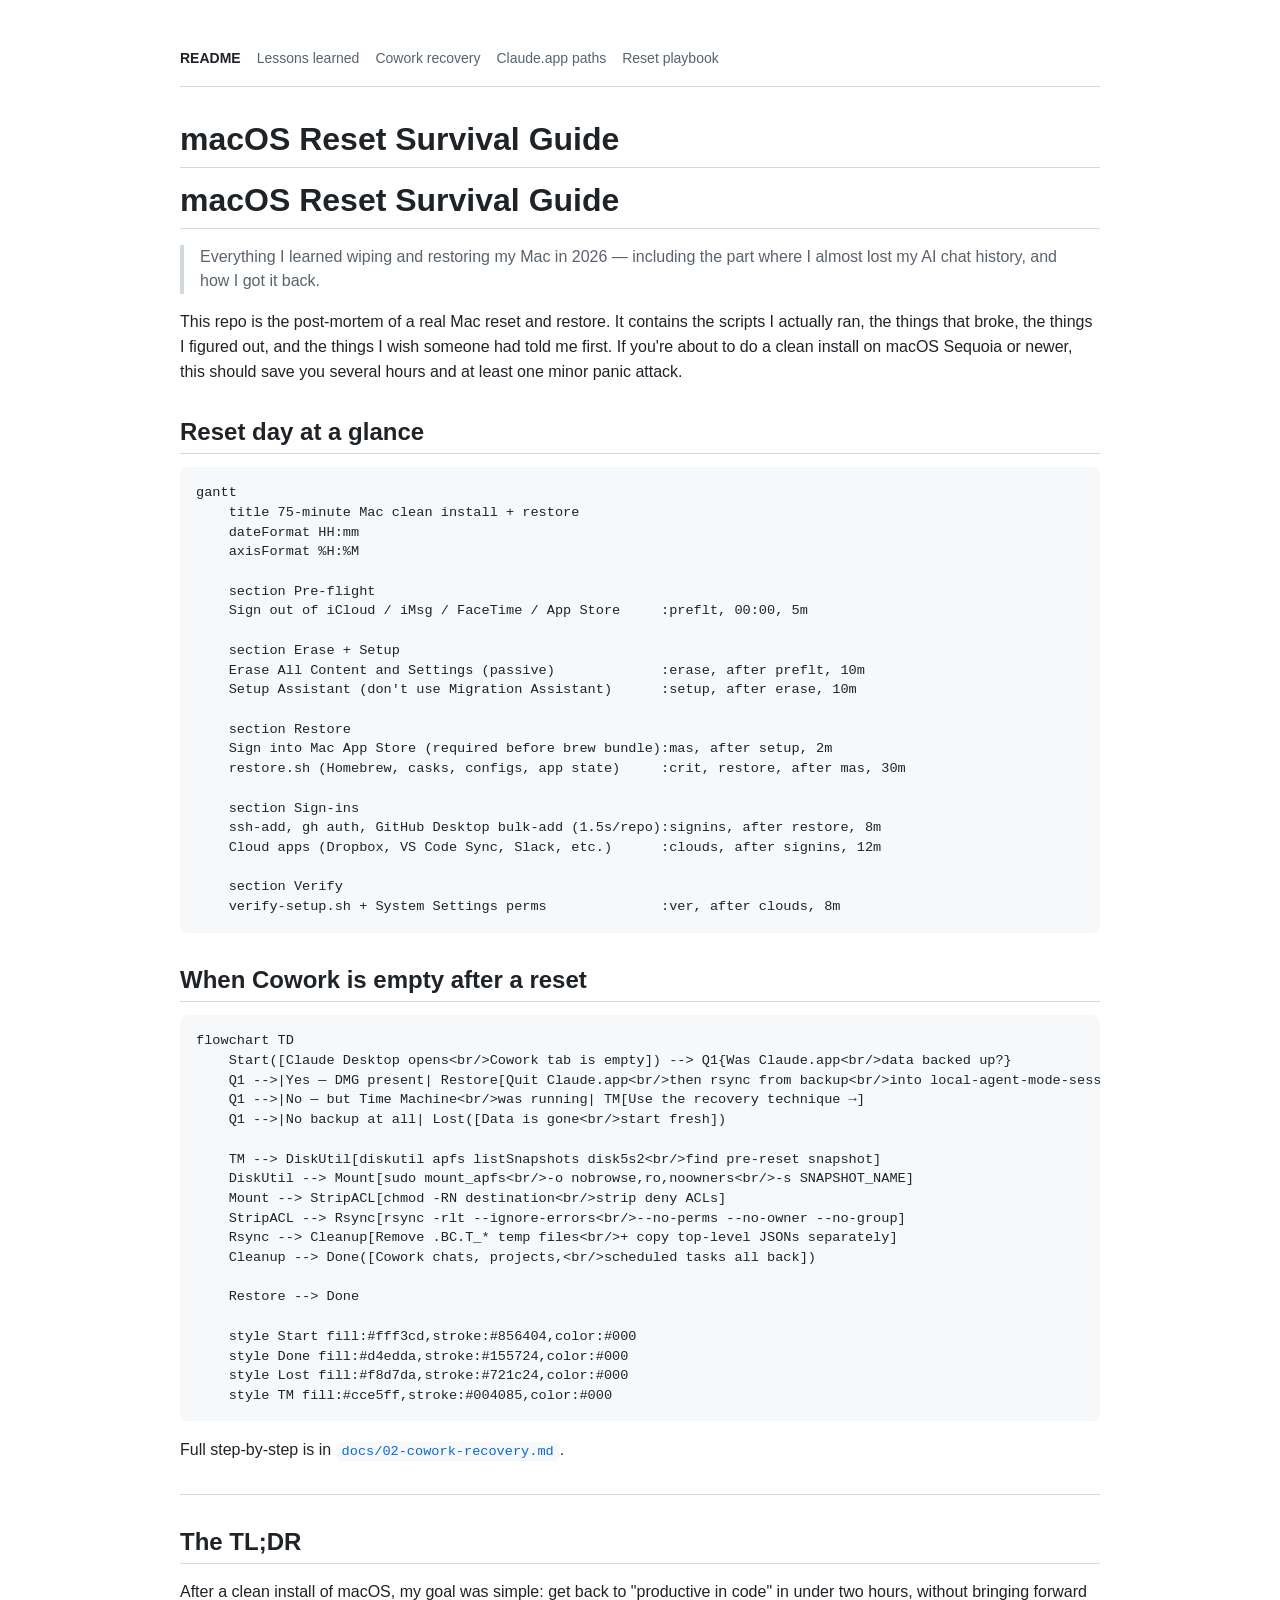
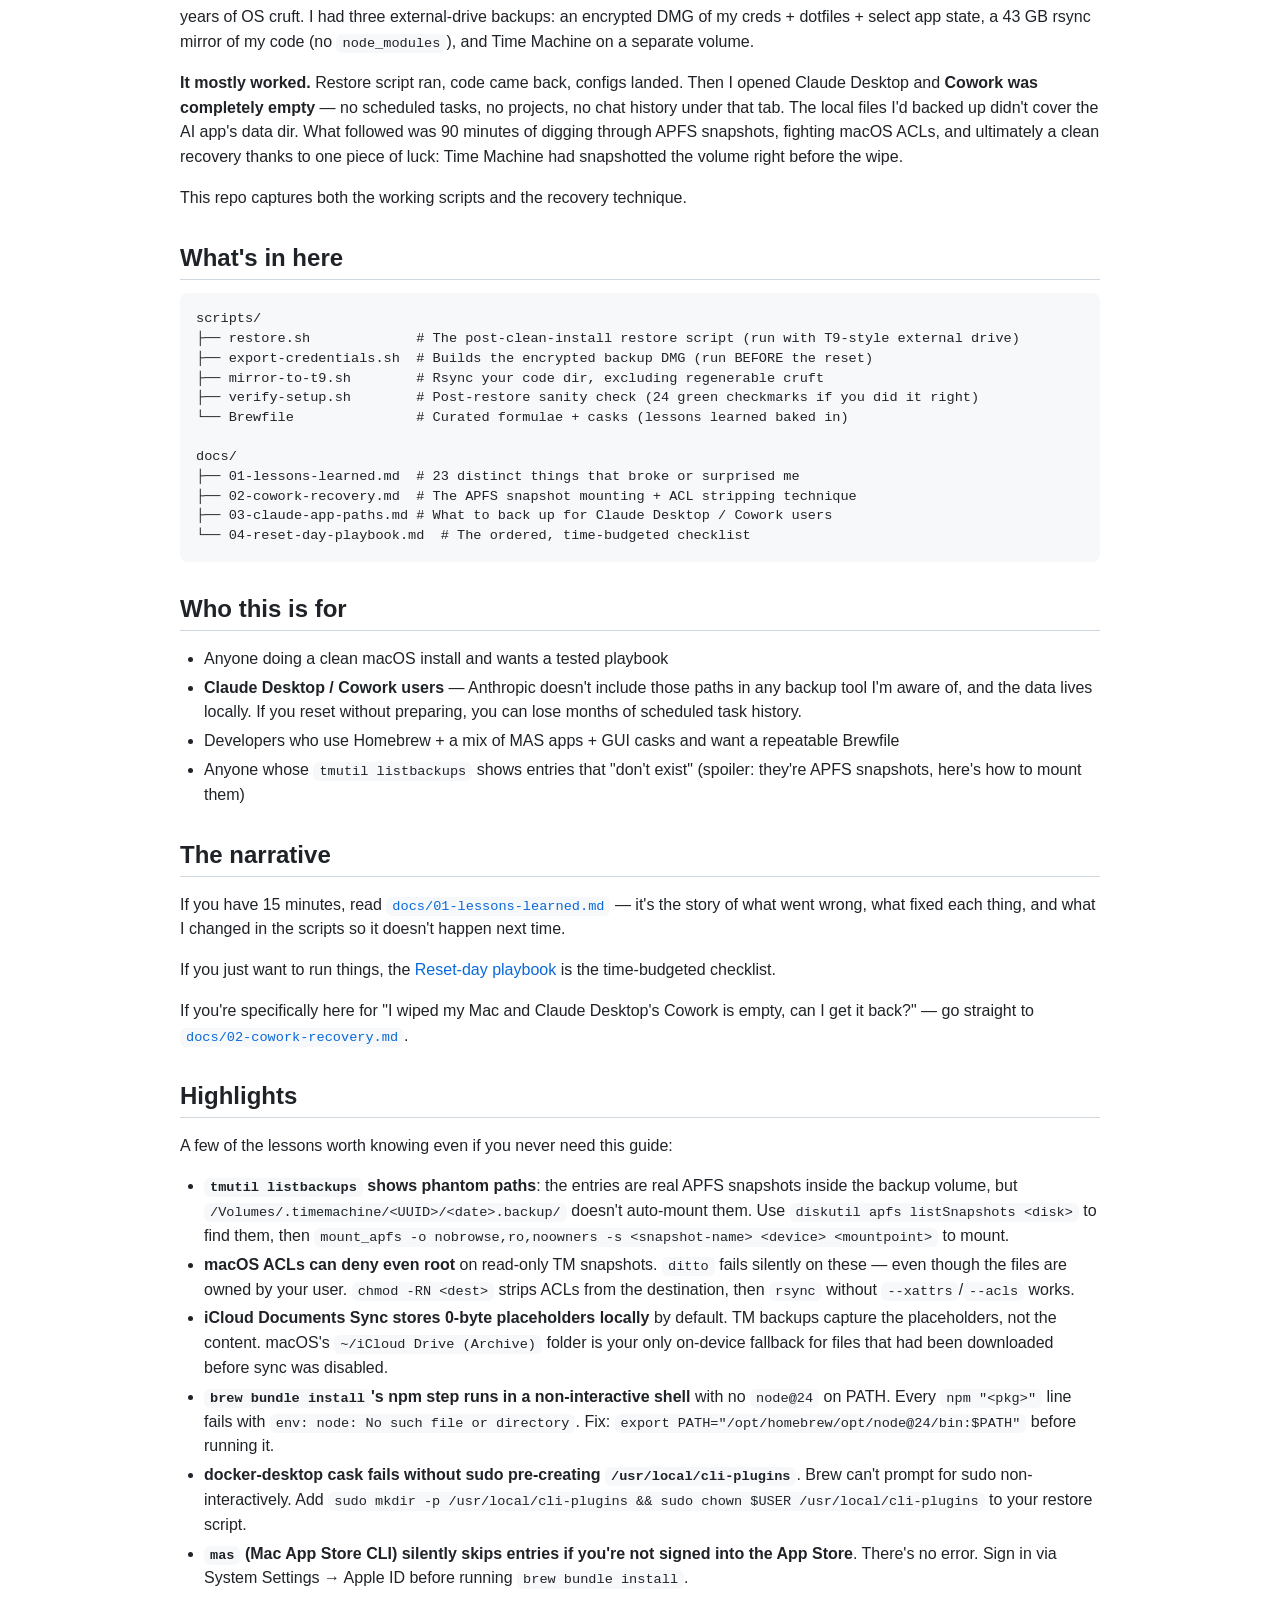
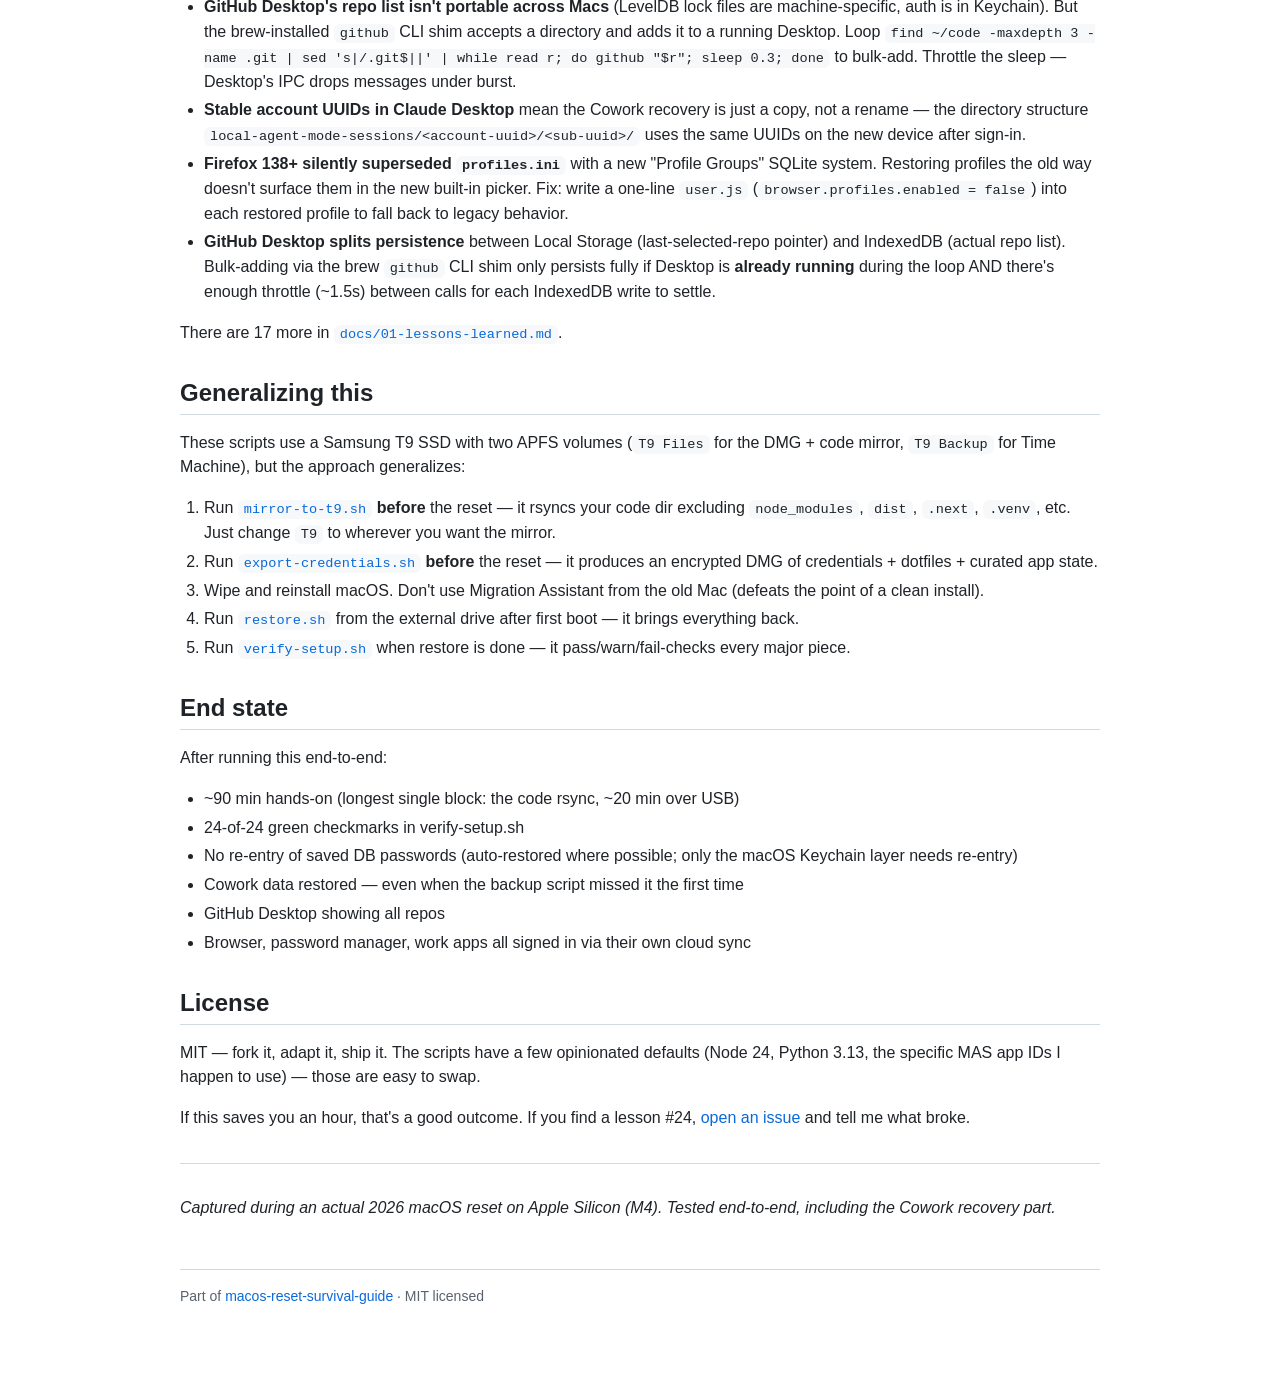
<file: html-preview/index.html>
<!DOCTYPE html>
<html xmlns="http://www.w3.org/1999/xhtml">
<head>
  <meta charset="utf-8" />
  <meta name="generator" content="pandoc" />
  <meta name="viewport" content="width=device-width, initial-scale=1.0, user-scalable=yes" />
  <title>macOS Reset Survival Guide</title>
  <style>
    /* Default styles provided by pandoc.
    ** See https://pandoc.org/MANUAL.html#variables-for-html for config info.
    */
    span.smallcaps{font-variant: small-caps;}
    div.columns{display: flex; gap: min(4vw, 1.5em);}
    div.column{flex: auto; overflow-x: auto;}
    div.hanging-indent{margin-left: 1.5em; text-indent: -1.5em;}
    /* The extra [class] is a hack that increases specificity enough to
       override a similar rule in reveal.js */
    ul.task-list[class]{list-style: none;}
    ul.task-list li input[type="checkbox"] {
      font-size: inherit;
      width: 0.8em;
      margin: 0 0.8em 0.2em -1.6em;
      vertical-align: middle;
    }
    .display.math{display: block; text-align: center; margin: 0.5rem auto;}
  </style>
  <link rel="stylesheet" href="style.css" />
</head>
<body>
<nav class="top">
  <a class="current" href="index.html">README</a>
  <a href="01-lessons-learned.html">Lessons learned</a>
  <a href="02-cowork-recovery.html">Cowork recovery</a>
  <a href="03-claude-app-paths.html">Claude.app paths</a>
  <a href="04-reset-day-playbook.html">Reset playbook</a>
</nav>
<header id="title-block-header">
<h1 class="title">macOS Reset Survival Guide</h1>
</header>
<h1 id="macos-reset-survival-guide">macOS Reset Survival Guide</h1>
<blockquote>
<p>Everything I learned wiping and restoring my Mac in 2026 — including
the part where I almost lost my AI chat history, and how I got it
back.</p>
</blockquote>
<p>This repo is the post-mortem of a real Mac reset and restore. It
contains the scripts I actually ran, the things that broke, the things I
figured out, and the things I wish someone had told me first. If you're
about to do a clean install on macOS Sequoia or newer, this should save
you several hours and at least one minor panic attack.</p>
<h2 id="reset-day-at-a-glance">Reset day at a glance</h2>
<pre class="mermaid"><code>gantt
    title 75-minute Mac clean install + restore
    dateFormat HH:mm
    axisFormat %H:%M

    section Pre-flight
    Sign out of iCloud / iMsg / FaceTime / App Store     :preflt, 00:00, 5m

    section Erase + Setup
    Erase All Content and Settings (passive)             :erase, after preflt, 10m
    Setup Assistant (don&#39;t use Migration Assistant)      :setup, after erase, 10m

    section Restore
    Sign into Mac App Store (required before brew bundle):mas, after setup, 2m
    restore.sh (Homebrew, casks, configs, app state)     :crit, restore, after mas, 30m

    section Sign-ins
    ssh-add, gh auth, GitHub Desktop bulk-add (1.5s/repo):signins, after restore, 8m
    Cloud apps (Dropbox, VS Code Sync, Slack, etc.)      :clouds, after signins, 12m

    section Verify
    verify-setup.sh + System Settings perms              :ver, after clouds, 8m</code></pre>
<h2 id="when-cowork-is-empty-after-a-reset">When Cowork is empty after a
reset</h2>
<pre class="mermaid"><code>flowchart TD
    Start([Claude Desktop opens&lt;br/&gt;Cowork tab is empty]) --&gt; Q1{Was Claude.app&lt;br/&gt;data backed up?}
    Q1 --&gt;|Yes — DMG present| Restore[Quit Claude.app&lt;br/&gt;then rsync from backup&lt;br/&gt;into local-agent-mode-sessions/]
    Q1 --&gt;|No — but Time Machine&lt;br/&gt;was running| TM[Use the recovery technique →]
    Q1 --&gt;|No backup at all| Lost([Data is gone&lt;br/&gt;start fresh])

    TM --&gt; DiskUtil[diskutil apfs listSnapshots disk5s2&lt;br/&gt;find pre-reset snapshot]
    DiskUtil --&gt; Mount[sudo mount_apfs&lt;br/&gt;-o nobrowse,ro,noowners&lt;br/&gt;-s SNAPSHOT_NAME]
    Mount --&gt; StripACL[chmod -RN destination&lt;br/&gt;strip deny ACLs]
    StripACL --&gt; Rsync[rsync -rlt --ignore-errors&lt;br/&gt;--no-perms --no-owner --no-group]
    Rsync --&gt; Cleanup[Remove .BC.T_* temp files&lt;br/&gt;+ copy top-level JSONs separately]
    Cleanup --&gt; Done([Cowork chats, projects,&lt;br/&gt;scheduled tasks all back])

    Restore --&gt; Done

    style Start fill:#fff3cd,stroke:#856404,color:#000
    style Done fill:#d4edda,stroke:#155724,color:#000
    style Lost fill:#f8d7da,stroke:#721c24,color:#000
    style TM fill:#cce5ff,stroke:#004085,color:#000</code></pre>
<p>Full step-by-step is in <a
href="docs/02-cowork-recovery.md"><code>docs/02-cowork-recovery.md</code></a>.</p>
<hr />
<h2 id="the-tldr">The TL;DR</h2>
<p>After a clean install of macOS, my goal was simple: get back to
"productive in code" in under two hours, without bringing forward years
of OS cruft. I had three external-drive backups: an encrypted DMG of my
creds + dotfiles + select app state, a 43 GB rsync mirror of my code (no
<code>node_modules</code>), and Time Machine on a separate volume.</p>
<p><strong>It mostly worked.</strong> Restore script ran, code came
back, configs landed. Then I opened Claude Desktop and <strong>Cowork
was completely empty</strong> — no scheduled tasks, no projects, no chat
history under that tab. The local files I'd backed up didn't cover the
AI app's data dir. What followed was 90 minutes of digging through APFS
snapshots, fighting macOS ACLs, and ultimately a clean recovery thanks
to one piece of luck: Time Machine had snapshotted the volume right
before the wipe.</p>
<p>This repo captures both the working scripts and the recovery
technique.</p>
<h2 id="whats-in-here">What's in here</h2>
<pre><code>scripts/
├── restore.sh             # The post-clean-install restore script (run with T9-style external drive)
├── export-credentials.sh  # Builds the encrypted backup DMG (run BEFORE the reset)
├── mirror-to-t9.sh        # Rsync your code dir, excluding regenerable cruft
├── verify-setup.sh        # Post-restore sanity check (24 green checkmarks if you did it right)
└── Brewfile               # Curated formulae + casks (lessons learned baked in)

docs/
├── 01-lessons-learned.md  # 23 distinct things that broke or surprised me
├── 02-cowork-recovery.md  # The APFS snapshot mounting + ACL stripping technique
├── 03-claude-app-paths.md # What to back up for Claude Desktop / Cowork users
└── 04-reset-day-playbook.md  # The ordered, time-budgeted checklist</code></pre>
<h2 id="who-this-is-for">Who this is for</h2>
<ul>
<li>Anyone doing a clean macOS install and wants a tested playbook</li>
<li><strong>Claude Desktop / Cowork users</strong> — Anthropic doesn't
include those paths in any backup tool I'm aware of, and the data lives
locally. If you reset without preparing, you can lose months of
scheduled task history.</li>
<li>Developers who use Homebrew + a mix of MAS apps + GUI casks and want
a repeatable Brewfile</li>
<li>Anyone whose <code>tmutil listbackups</code> shows entries that
"don't exist" (spoiler: they're APFS snapshots, here's how to mount
them)</li>
</ul>
<h2 id="the-narrative">The narrative</h2>
<p>If you have 15 minutes, read <a
href="docs/01-lessons-learned.md"><code>docs/01-lessons-learned.md</code></a>
— it's the story of what went wrong, what fixed each thing, and what I
changed in the scripts so it doesn't happen next time.</p>
<p>If you just want to run things, the <a
href="docs/04-reset-day-playbook.md">Reset-day playbook</a> is the
time-budgeted checklist.</p>
<p>If you're specifically here for "I wiped my Mac and Claude Desktop's
Cowork is empty, can I get it back?" — go straight to <a
href="docs/02-cowork-recovery.md"><code>docs/02-cowork-recovery.md</code></a>.</p>
<h2 id="highlights">Highlights</h2>
<p>A few of the lessons worth knowing even if you never need this
guide:</p>
<ul>
<li><strong><code>tmutil listbackups</code> shows phantom
paths</strong>: the entries are real APFS snapshots inside the backup
volume, but
<code>/Volumes/.timemachine/&lt;UUID&gt;/&lt;date&gt;.backup/</code>
doesn't auto-mount them. Use
<code>diskutil apfs listSnapshots &lt;disk&gt;</code> to find them, then
<code>mount_apfs -o nobrowse,ro,noowners -s &lt;snapshot-name&gt; &lt;device&gt; &lt;mountpoint&gt;</code>
to mount.</li>
<li><strong>macOS ACLs can deny even root</strong> on read-only TM
snapshots. <code>ditto</code> fails silently on these — even though the
files are owned by your user. <code>chmod -RN &lt;dest&gt;</code> strips
ACLs from the destination, then <code>rsync</code> without
<code>--xattrs</code>/<code>--acls</code> works.</li>
<li><strong>iCloud Documents Sync stores 0-byte placeholders
locally</strong> by default. TM backups capture the placeholders, not
the content. macOS's <code>~/iCloud Drive (Archive)</code> folder is
your only on-device fallback for files that had been downloaded before
sync was disabled.</li>
<li><strong><code>brew bundle install</code>'s npm step runs in a
non-interactive shell</strong> with no <code>node@24</code> on PATH.
Every <code>npm "&lt;pkg&gt;"</code> line fails with
<code>env: node: No such file or directory</code>. Fix:
<code>export PATH="/opt/homebrew/opt/node@24/bin:$PATH"</code> before
running it.</li>
<li><strong>docker-desktop cask fails without sudo pre-creating
<code>/usr/local/cli-plugins</code></strong>. Brew can't prompt for sudo
non-interactively. Add
<code>sudo mkdir -p /usr/local/cli-plugins &amp;&amp; sudo chown $USER /usr/local/cli-plugins</code>
to your restore script.</li>
<li><strong><code>mas</code> (Mac App Store CLI) silently skips entries
if you're not signed into the App Store</strong>. There's no error. Sign
in via System Settings → Apple ID before running
<code>brew bundle install</code>.</li>
<li><strong>GitHub Desktop's repo list isn't portable across
Macs</strong> (LevelDB lock files are machine-specific, auth is in
Keychain). But the brew-installed <code>github</code> CLI shim accepts a
directory and adds it to a running Desktop. Loop
<code>find ~/code -maxdepth 3 -name .git | sed 's|/.git$||' | while read r; do github "$r"; sleep 0.3; done</code>
to bulk-add. Throttle the sleep — Desktop's IPC drops messages under
burst.</li>
<li><strong>Stable account UUIDs in Claude Desktop</strong> mean the
Cowork recovery is just a copy, not a rename — the directory structure
<code>local-agent-mode-sessions/&lt;account-uuid&gt;/&lt;sub-uuid&gt;/</code>
uses the same UUIDs on the new device after sign-in.</li>
<li><strong>Firefox 138+ silently superseded
<code>profiles.ini</code></strong> with a new "Profile Groups" SQLite
system. Restoring profiles the old way doesn't surface them in the new
built-in picker. Fix: write a one-line <code>user.js</code>
(<code>browser.profiles.enabled = false</code>) into each restored
profile to fall back to legacy behavior.</li>
<li><strong>GitHub Desktop splits persistence</strong> between Local
Storage (last-selected-repo pointer) and IndexedDB (actual repo list).
Bulk-adding via the brew <code>github</code> CLI shim only persists
fully if Desktop is <strong>already running</strong> during the loop AND
there's enough throttle (~1.5s) between calls for each IndexedDB write
to settle.</li>
</ul>
<p>There are 17 more in <a
href="docs/01-lessons-learned.md"><code>docs/01-lessons-learned.md</code></a>.</p>
<h2 id="generalizing-this">Generalizing this</h2>
<p>These scripts use a Samsung T9 SSD with two APFS volumes
(<code>T9 Files</code> for the DMG + code mirror, <code>T9 Backup</code>
for Time Machine), but the approach generalizes:</p>
<ol type="1">
<li>Run <a
href="scripts/mirror-to-t9.sh"><code>mirror-to-t9.sh</code></a>
<strong>before</strong> the reset — it rsyncs your code dir excluding
<code>node_modules</code>, <code>dist</code>, <code>.next</code>,
<code>.venv</code>, etc. Just change <code>T9</code> to wherever you
want the mirror.</li>
<li>Run <a
href="scripts/export-credentials.sh"><code>export-credentials.sh</code></a>
<strong>before</strong> the reset — it produces an encrypted DMG of
credentials + dotfiles + curated app state.</li>
<li>Wipe and reinstall macOS. Don't use Migration Assistant from the old
Mac (defeats the point of a clean install).</li>
<li>Run <a href="scripts/restore.sh"><code>restore.sh</code></a> from
the external drive after first boot — it brings everything back.</li>
<li>Run <a
href="scripts/verify-setup.sh"><code>verify-setup.sh</code></a> when
restore is done — it pass/warn/fail-checks every major piece.</li>
</ol>
<h2 id="end-state">End state</h2>
<p>After running this end-to-end:</p>
<ul>
<li>~90 min hands-on (longest single block: the code rsync, ~20 min over
USB)</li>
<li>24-of-24 green checkmarks in verify-setup.sh</li>
<li>No re-entry of saved DB passwords (auto-restored where possible;
only the macOS Keychain layer needs re-entry)</li>
<li>Cowork data restored — even when the backup script missed it the
first time</li>
<li>GitHub Desktop showing all repos</li>
<li>Browser, password manager, work apps all signed in via their own
cloud sync</li>
</ul>
<h2 id="license">License</h2>
<p>MIT — fork it, adapt it, ship it. The scripts have a few opinionated
defaults (Node 24, Python 3.13, the specific MAS app IDs I happen to
use) — those are easy to swap.</p>
<p>If this saves you an hour, that's a good outcome. If you find a
lesson #24, <a href="../../issues">open an issue</a> and tell me what
broke.</p>
<hr />
<p><em>Captured during an actual 2026 macOS reset on Apple Silicon (M4).
Tested end-to-end, including the Cowork recovery part.</em></p>
<footer>Part of <a href="https://github.com/credizian/macos-reset-survival-guide">macos-reset-survival-guide</a> · MIT licensed</footer>
</body>
</html>
</file>
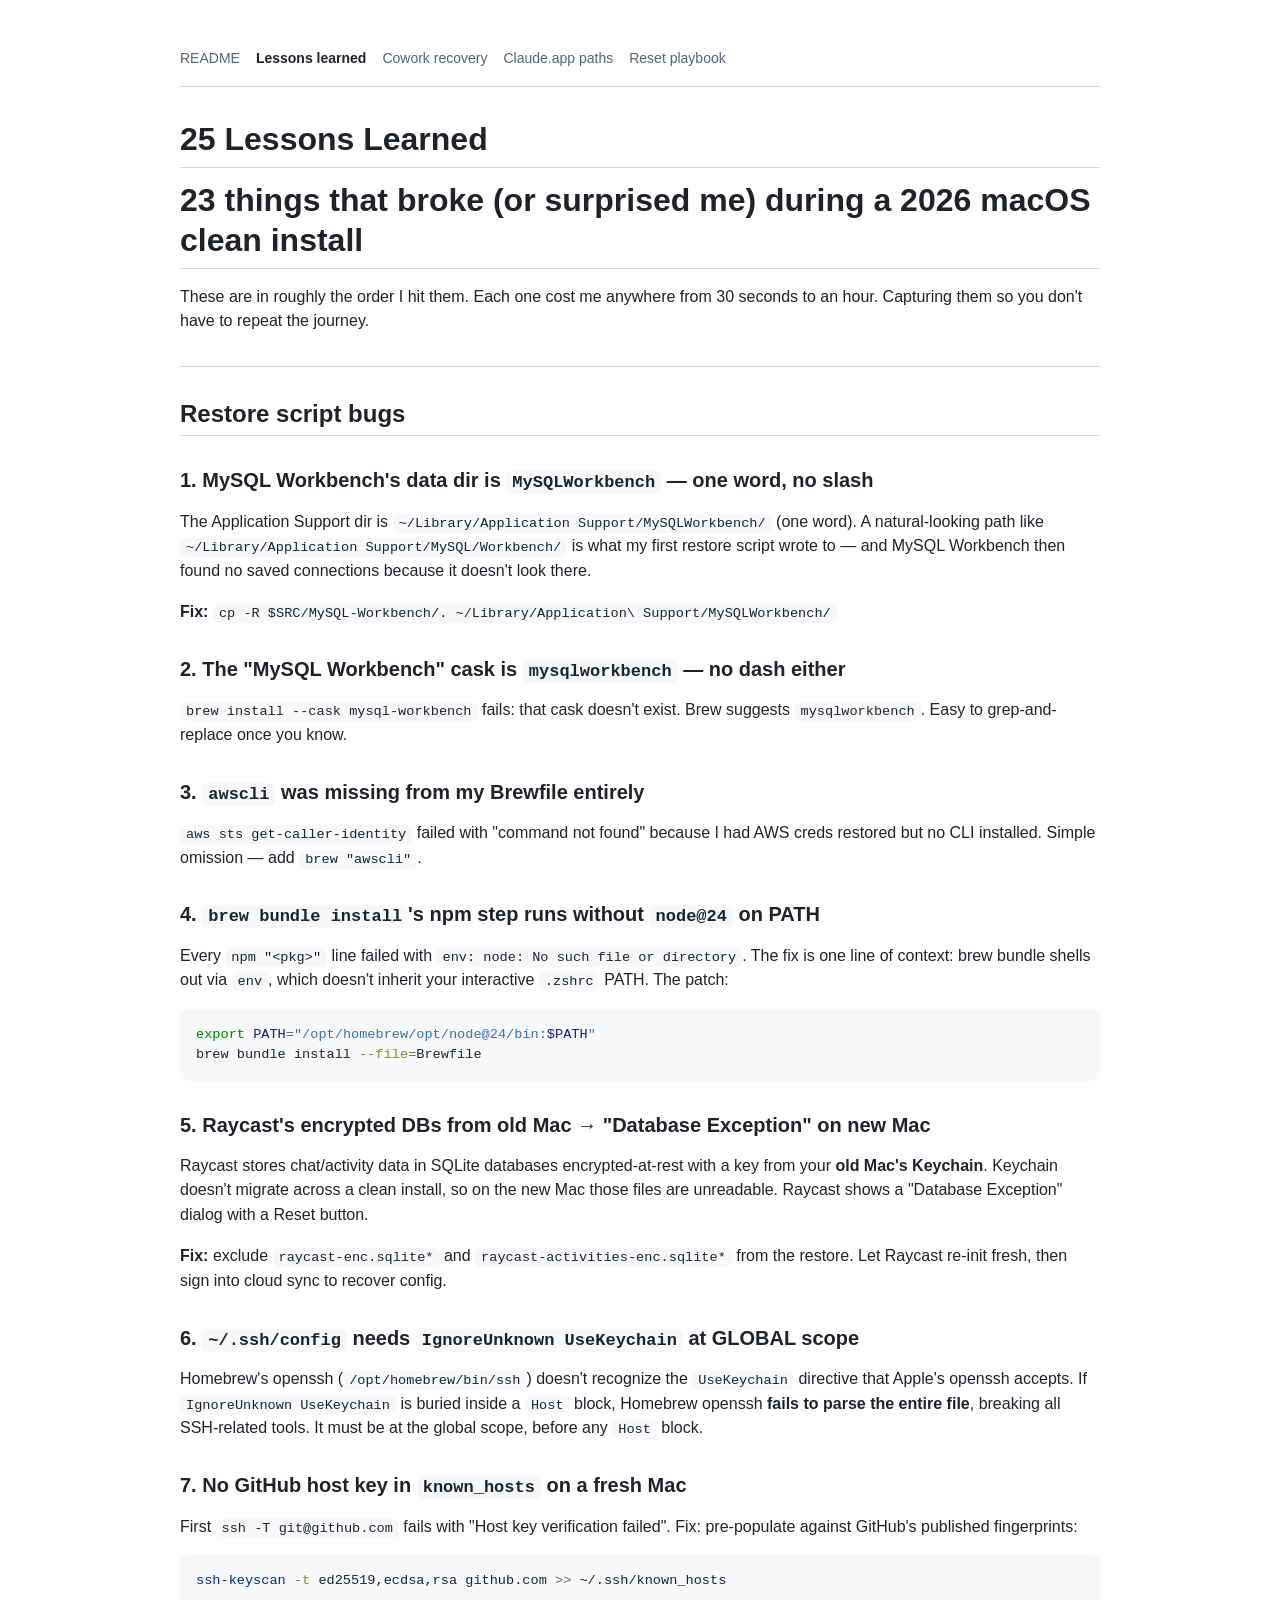
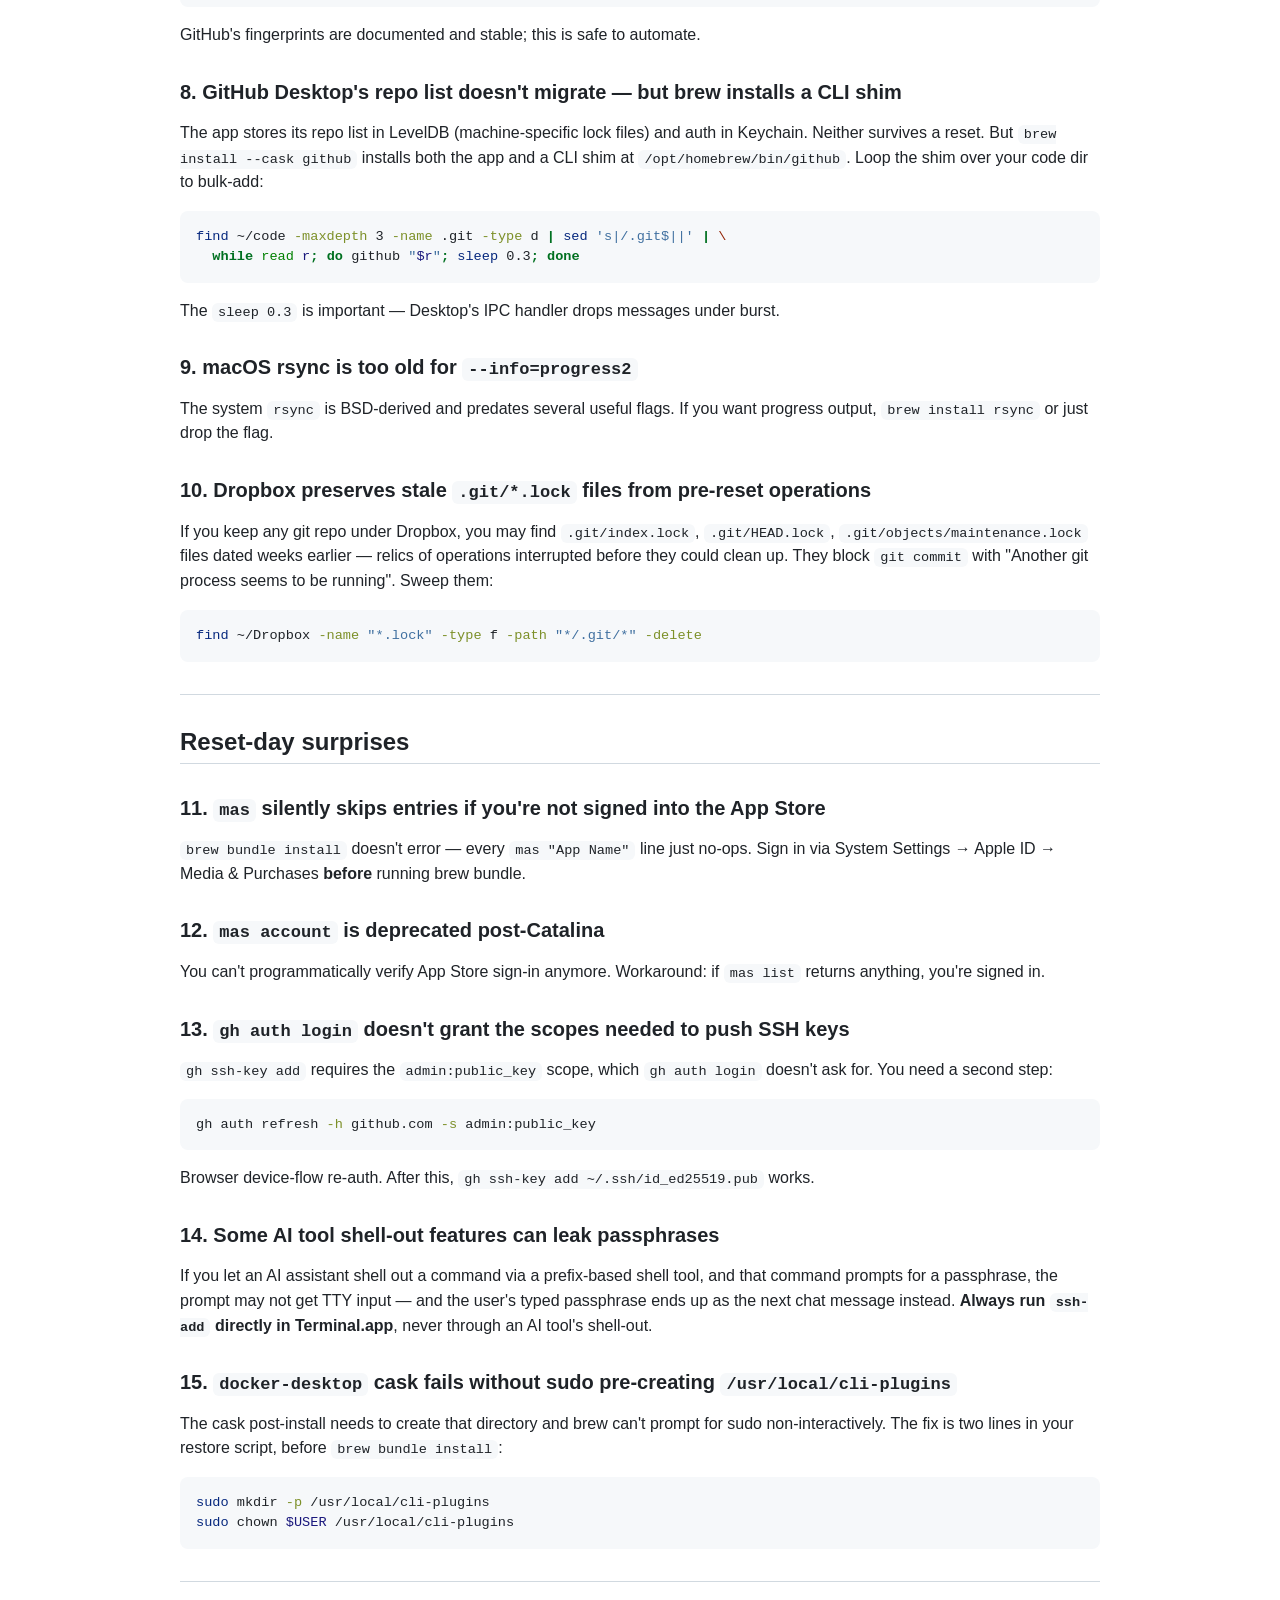
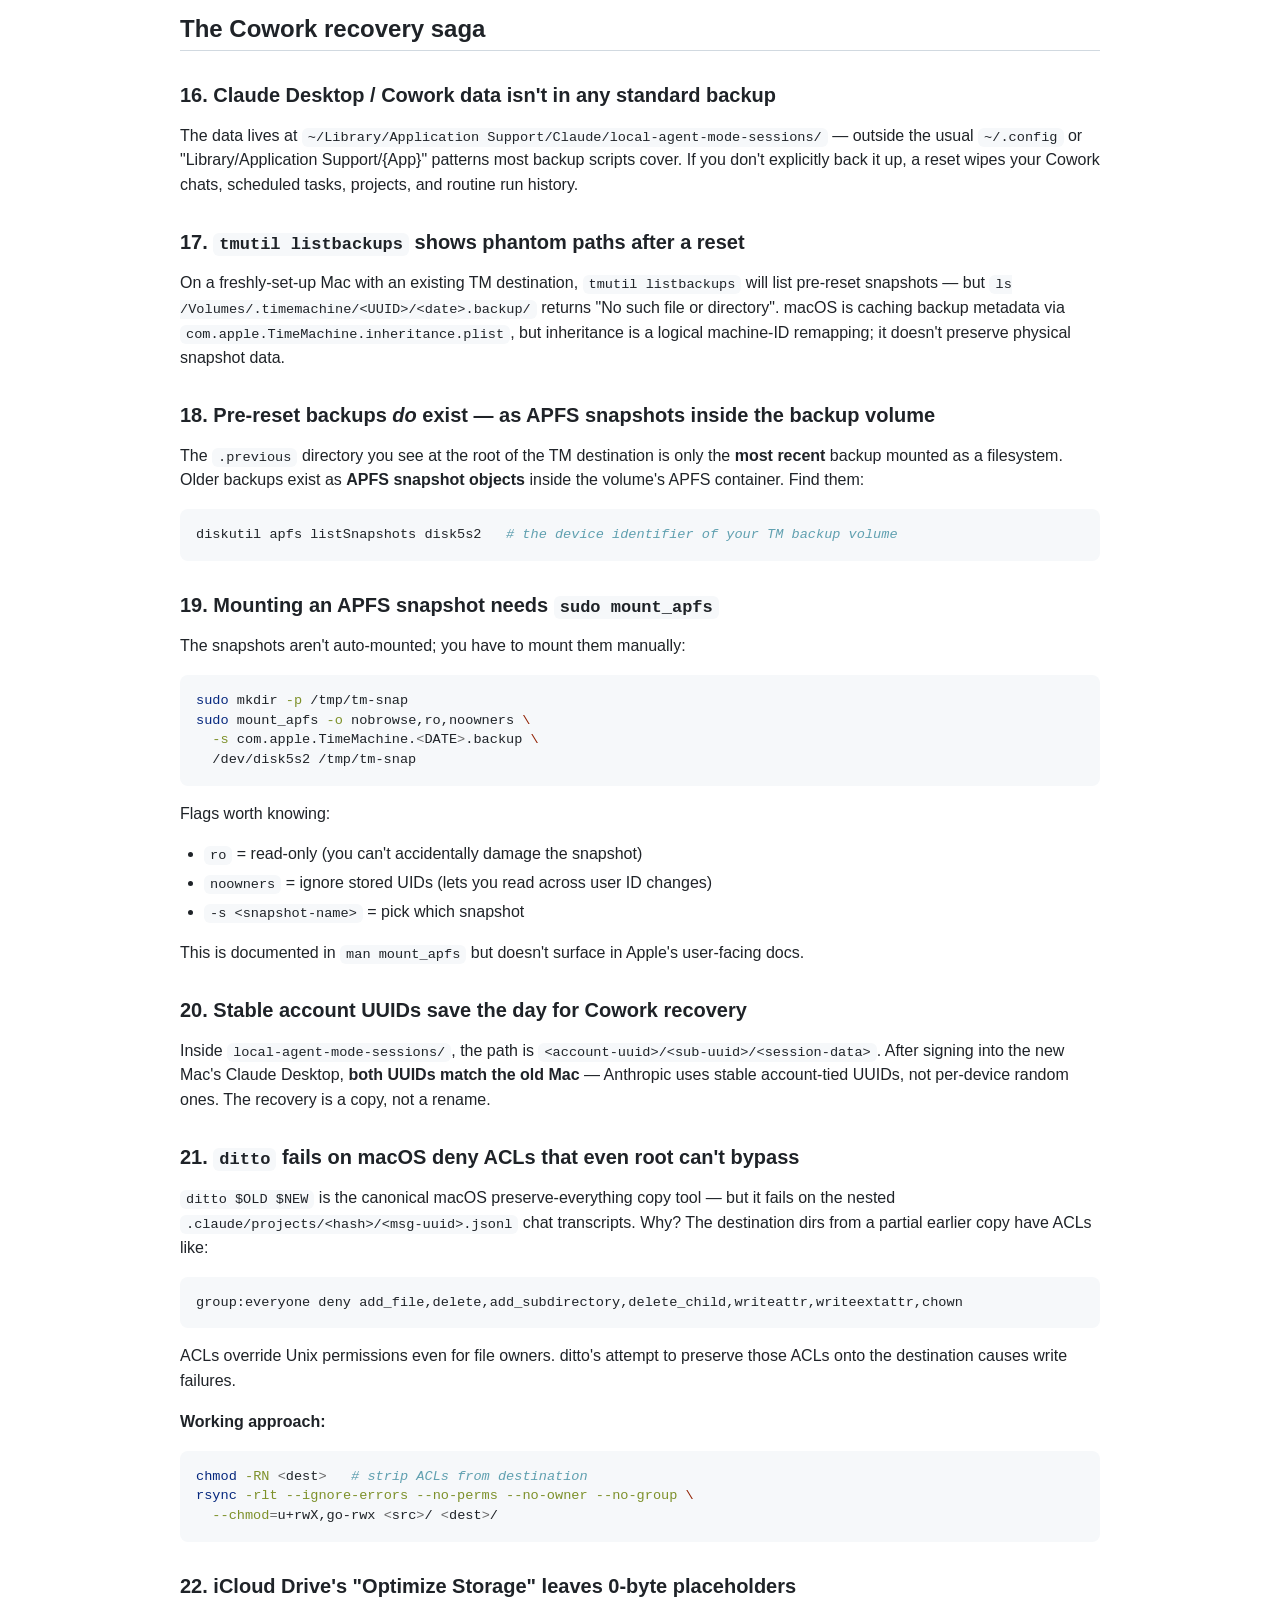
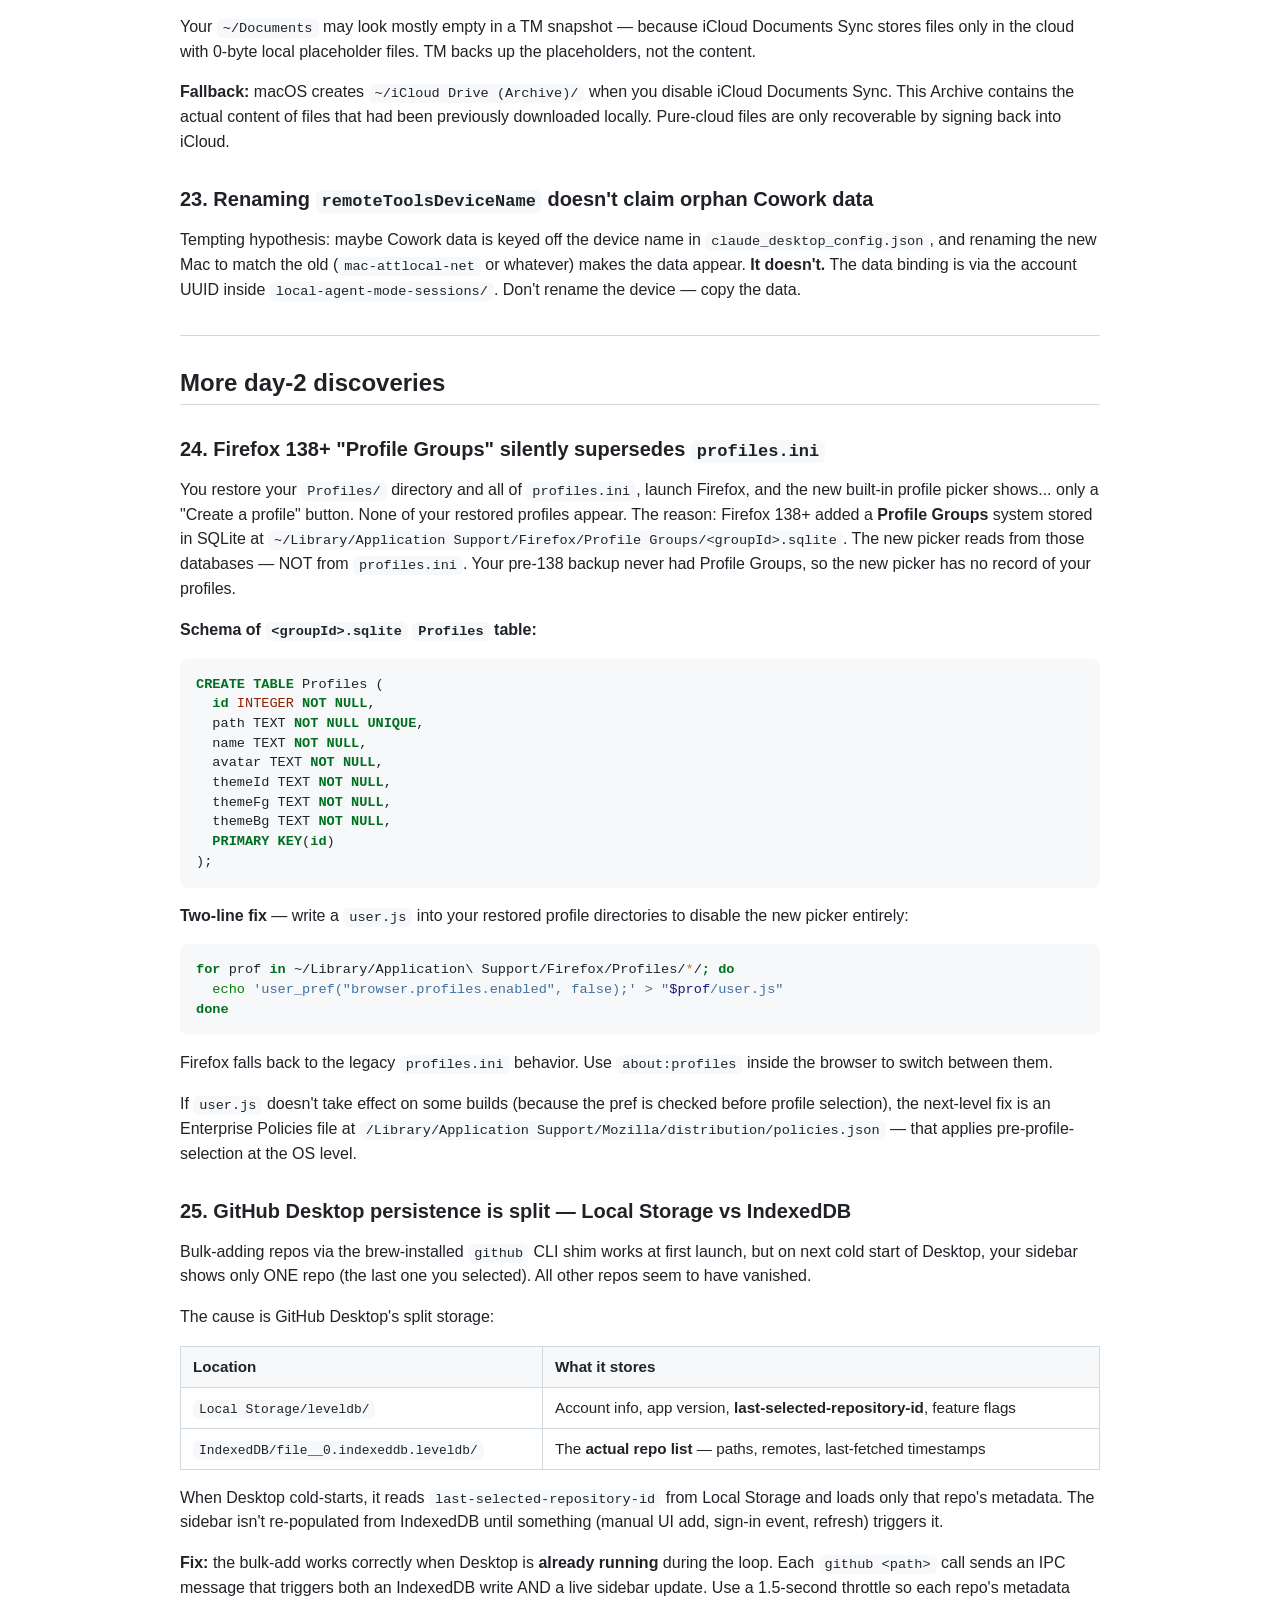
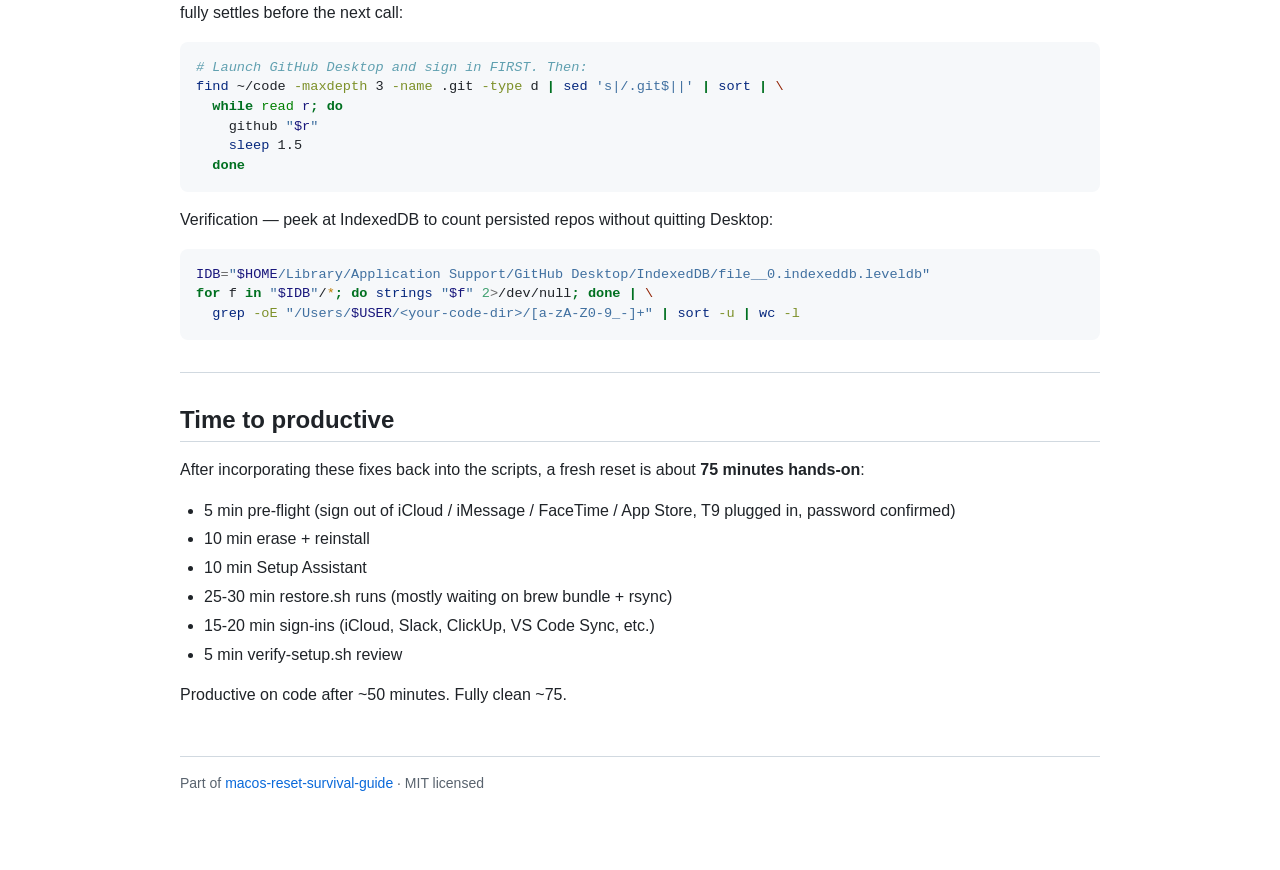
<file: html-preview/01-lessons-learned.html>
<!DOCTYPE html>
<html xmlns="http://www.w3.org/1999/xhtml">
<head>
  <meta charset="utf-8" />
  <meta name="generator" content="pandoc" />
  <meta name="viewport" content="width=device-width, initial-scale=1.0, user-scalable=yes" />
  <title>25 Lessons Learned</title>
  <style>
    /* Default styles provided by pandoc.
    ** See https://pandoc.org/MANUAL.html#variables-for-html for config info.
    */
    span.smallcaps{font-variant: small-caps;}
    div.columns{display: flex; gap: min(4vw, 1.5em);}
    div.column{flex: auto; overflow-x: auto;}
    div.hanging-indent{margin-left: 1.5em; text-indent: -1.5em;}
    /* The extra [class] is a hack that increases specificity enough to
       override a similar rule in reveal.js */
    ul.task-list[class]{list-style: none;}
    ul.task-list li input[type="checkbox"] {
      font-size: inherit;
      width: 0.8em;
      margin: 0 0.8em 0.2em -1.6em;
      vertical-align: middle;
    }
    .display.math{display: block; text-align: center; margin: 0.5rem auto;}
    /* CSS for syntax highlighting */
    html { -webkit-text-size-adjust: 100%; }
    pre > code.sourceCode { white-space: pre; position: relative; }
    pre > code.sourceCode > span { display: inline-block; line-height: 1.25; }
    pre > code.sourceCode > span:empty { height: 1.2em; }
    .sourceCode { overflow: visible; }
    code.sourceCode > span { color: inherit; text-decoration: inherit; }
    div.sourceCode { margin: 1em 0; }
    pre.sourceCode { margin: 0; }
    @media screen {
    div.sourceCode { overflow: auto; }
    }
    @media print {
    pre > code.sourceCode { white-space: pre-wrap; }
    pre > code.sourceCode > span { text-indent: -5em; padding-left: 5em; }
    }
    pre.numberSource code
      { counter-reset: source-line 0; }
    pre.numberSource code > span
      { position: relative; left: -4em; counter-increment: source-line; }
    pre.numberSource code > span > a:first-child::before
      { content: counter(source-line);
        position: relative; left: -1em; text-align: right; vertical-align: baseline;
        border: none; display: inline-block;
        -webkit-touch-callout: none; -webkit-user-select: none;
        -khtml-user-select: none; -moz-user-select: none;
        -ms-user-select: none; user-select: none;
        padding: 0 4px; width: 4em;
        color: #aaaaaa;
      }
    pre.numberSource { margin-left: 3em; border-left: 1px solid #aaaaaa;  padding-left: 4px; }
    div.sourceCode
      {   }
    @media screen {
    pre > code.sourceCode > span > a:first-child::before { text-decoration: underline; }
    }
    code span.al { color: #ff0000; font-weight: bold; } /* Alert */
    code span.an { color: #60a0b0; font-weight: bold; font-style: italic; } /* Annotation */
    code span.at { color: #7d9029; } /* Attribute */
    code span.bn { color: #40a070; } /* BaseN */
    code span.bu { color: #008000; } /* BuiltIn */
    code span.cf { color: #007020; font-weight: bold; } /* ControlFlow */
    code span.ch { color: #4070a0; } /* Char */
    code span.cn { color: #880000; } /* Constant */
    code span.co { color: #60a0b0; font-style: italic; } /* Comment */
    code span.cv { color: #60a0b0; font-weight: bold; font-style: italic; } /* CommentVar */
    code span.do { color: #ba2121; font-style: italic; } /* Documentation */
    code span.dt { color: #902000; } /* DataType */
    code span.dv { color: #40a070; } /* DecVal */
    code span.er { color: #ff0000; font-weight: bold; } /* Error */
    code span.ex { } /* Extension */
    code span.fl { color: #40a070; } /* Float */
    code span.fu { color: #06287e; } /* Function */
    code span.im { color: #008000; font-weight: bold; } /* Import */
    code span.in { color: #60a0b0; font-weight: bold; font-style: italic; } /* Information */
    code span.kw { color: #007020; font-weight: bold; } /* Keyword */
    code span.op { color: #666666; } /* Operator */
    code span.ot { color: #007020; } /* Other */
    code span.pp { color: #bc7a00; } /* Preprocessor */
    code span.sc { color: #4070a0; } /* SpecialChar */
    code span.ss { color: #bb6688; } /* SpecialString */
    code span.st { color: #4070a0; } /* String */
    code span.va { color: #19177c; } /* Variable */
    code span.vs { color: #4070a0; } /* VerbatimString */
    code span.wa { color: #60a0b0; font-weight: bold; font-style: italic; } /* Warning */
  </style>
  <link rel="stylesheet" href="style.css" />
</head>
<body>
<nav class="top">
  <a href="index.html">README</a>
  <a class="current" href="01-lessons-learned.html">Lessons learned</a>
  <a href="02-cowork-recovery.html">Cowork recovery</a>
  <a href="03-claude-app-paths.html">Claude.app paths</a>
  <a href="04-reset-day-playbook.html">Reset playbook</a>
</nav>
<header id="title-block-header">
<h1 class="title">25 Lessons Learned</h1>
</header>
<h1
id="23-things-that-broke-or-surprised-me-during-a-2026-macos-clean-install">23
things that broke (or surprised me) during a 2026 macOS clean
install</h1>
<p>These are in roughly the order I hit them. Each one cost me anywhere
from 30 seconds to an hour. Capturing them so you don't have to repeat
the journey.</p>
<hr />
<h2 id="restore-script-bugs">Restore script bugs</h2>
<h3
id="1-mysql-workbenchs-data-dir-is-mysqlworkbench--one-word-no-slash">1.
MySQL Workbench's data dir is <code>MySQLWorkbench</code> — one word, no
slash</h3>
<p>The Application Support dir is
<code>~/Library/Application Support/MySQLWorkbench/</code> (one word). A
natural-looking path like
<code>~/Library/Application Support/MySQL/Workbench/</code> is what my
first restore script wrote to — and MySQL Workbench then found no saved
connections because it doesn't look there.</p>
<p><strong>Fix:</strong>
<code>cp -R $SRC/MySQL-Workbench/. ~/Library/Application\ Support/MySQLWorkbench/</code></p>
<h3 id="2-the-mysql-workbench-cask-is-mysqlworkbench--no-dash-either">2.
The "MySQL Workbench" cask is <code>mysqlworkbench</code> — no dash
either</h3>
<p><code>brew install --cask mysql-workbench</code> fails: that cask
doesn't exist. Brew suggests <code>mysqlworkbench</code>. Easy to
grep-and-replace once you know.</p>
<h3 id="3-awscli-was-missing-from-my-brewfile-entirely">3.
<code>awscli</code> was missing from my Brewfile entirely</h3>
<p><code>aws sts get-caller-identity</code> failed with "command not
found" because I had AWS creds restored but no CLI installed. Simple
omission — add <code>brew "awscli"</code>.</p>
<h3 id="4-brew-bundle-installs-npm-step-runs-without-node24-on-path">4.
<code>brew bundle install</code>'s npm step runs without
<code>node@24</code> on PATH</h3>
<p>Every <code>npm "&lt;pkg&gt;"</code> line failed with
<code>env: node: No such file or directory</code>. The fix is one line
of context: brew bundle shells out via <code>env</code>, which doesn't
inherit your interactive <code>.zshrc</code> PATH. The patch:</p>
<div class="sourceCode" id="cb1"><pre
class="sourceCode bash"><code class="sourceCode bash"><span id="cb1-1"><a href="#cb1-1" aria-hidden="true" tabindex="-1"></a><span class="bu">export</span> <span class="va">PATH</span><span class="op">=</span><span class="st">&quot;/opt/homebrew/opt/node@24/bin:</span><span class="va">$PATH</span><span class="st">&quot;</span></span>
<span id="cb1-2"><a href="#cb1-2" aria-hidden="true" tabindex="-1"></a><span class="ex">brew</span> bundle install <span class="at">--file</span><span class="op">=</span>Brewfile</span></code></pre></div>
<h3
id="5-raycasts-encrypted-dbs-from-old-mac--database-exception-on-new-mac">5.
Raycast's encrypted DBs from old Mac → "Database Exception" on new
Mac</h3>
<p>Raycast stores chat/activity data in SQLite databases
encrypted-at-rest with a key from your <strong>old Mac's
Keychain</strong>. Keychain doesn't migrate across a clean install, so
on the new Mac those files are unreadable. Raycast shows a "Database
Exception" dialog with a Reset button.</p>
<p><strong>Fix:</strong> exclude <code>raycast-enc.sqlite*</code> and
<code>raycast-activities-enc.sqlite*</code> from the restore. Let
Raycast re-init fresh, then sign into cloud sync to recover config.</p>
<h3 id="6-sshconfig-needs-ignoreunknown-usekeychain-at-global-scope">6.
<code>~/.ssh/config</code> needs <code>IgnoreUnknown UseKeychain</code>
at GLOBAL scope</h3>
<p>Homebrew's openssh (<code>/opt/homebrew/bin/ssh</code>) doesn't
recognize the <code>UseKeychain</code> directive that Apple's openssh
accepts. If <code>IgnoreUnknown UseKeychain</code> is buried inside a
<code>Host</code> block, Homebrew openssh <strong>fails to parse the
entire file</strong>, breaking all SSH-related tools. It must be at the
global scope, before any <code>Host</code> block.</p>
<h3 id="7-no-github-host-key-in-known_hosts-on-a-fresh-mac">7. No GitHub
host key in <code>known_hosts</code> on a fresh Mac</h3>
<p>First <code>ssh -T git@github.com</code> fails with "Host key
verification failed". Fix: pre-populate against GitHub's published
fingerprints:</p>
<div class="sourceCode" id="cb2"><pre
class="sourceCode bash"><code class="sourceCode bash"><span id="cb2-1"><a href="#cb2-1" aria-hidden="true" tabindex="-1"></a><span class="fu">ssh-keyscan</span> <span class="at">-t</span> ed25519,ecdsa,rsa github.com <span class="op">&gt;&gt;</span> ~/.ssh/known_hosts</span></code></pre></div>
<p>GitHub's fingerprints are documented and stable; this is safe to
automate.</p>
<h3
id="8-github-desktops-repo-list-doesnt-migrate--but-brew-installs-a-cli-shim">8.
GitHub Desktop's repo list doesn't migrate — but brew installs a CLI
shim</h3>
<p>The app stores its repo list in LevelDB (machine-specific lock files)
and auth in Keychain. Neither survives a reset. But
<code>brew install --cask github</code> installs both the app and a CLI
shim at <code>/opt/homebrew/bin/github</code>. Loop the shim over your
code dir to bulk-add:</p>
<div class="sourceCode" id="cb3"><pre
class="sourceCode bash"><code class="sourceCode bash"><span id="cb3-1"><a href="#cb3-1" aria-hidden="true" tabindex="-1"></a><span class="fu">find</span> ~/code <span class="at">-maxdepth</span> 3 <span class="at">-name</span> .git <span class="at">-type</span> d <span class="kw">|</span> <span class="fu">sed</span> <span class="st">&#39;s|/.git$||&#39;</span> <span class="kw">|</span> <span class="dt">\</span></span>
<span id="cb3-2"><a href="#cb3-2" aria-hidden="true" tabindex="-1"></a>  <span class="cf">while</span> <span class="bu">read</span> <span class="va">r</span><span class="kw">;</span> <span class="cf">do</span> <span class="ex">github</span> <span class="st">&quot;</span><span class="va">$r</span><span class="st">&quot;</span><span class="kw">;</span> <span class="fu">sleep</span> 0.3<span class="kw">;</span> <span class="cf">done</span></span></code></pre></div>
<p>The <code>sleep 0.3</code> is important — Desktop's IPC handler drops
messages under burst.</p>
<h3 id="9-macos-rsync-is-too-old-for---infoprogress2">9. macOS rsync is
too old for <code>--info=progress2</code></h3>
<p>The system <code>rsync</code> is BSD-derived and predates several
useful flags. If you want progress output,
<code>brew install rsync</code> or just drop the flag.</p>
<h3
id="10-dropbox-preserves-stale-gitlock-files-from-pre-reset-operations">10.
Dropbox preserves stale <code>.git/*.lock</code> files from pre-reset
operations</h3>
<p>If you keep any git repo under Dropbox, you may find
<code>.git/index.lock</code>, <code>.git/HEAD.lock</code>,
<code>.git/objects/maintenance.lock</code> files dated weeks earlier —
relics of operations interrupted before they could clean up. They block
<code>git commit</code> with "Another git process seems to be running".
Sweep them:</p>
<div class="sourceCode" id="cb4"><pre
class="sourceCode bash"><code class="sourceCode bash"><span id="cb4-1"><a href="#cb4-1" aria-hidden="true" tabindex="-1"></a><span class="fu">find</span> ~/Dropbox <span class="at">-name</span> <span class="st">&quot;*.lock&quot;</span> <span class="at">-type</span> f <span class="at">-path</span> <span class="st">&quot;*/.git/*&quot;</span> <span class="at">-delete</span></span></code></pre></div>
<hr />
<h2 id="reset-day-surprises">Reset-day surprises</h2>
<h3
id="11-mas-silently-skips-entries-if-youre-not-signed-into-the-app-store">11.
<code>mas</code> silently skips entries if you're not signed into the
App Store</h3>
<p><code>brew bundle install</code> doesn't error — every
<code>mas "App Name"</code> line just no-ops. Sign in via System
Settings → Apple ID → Media &amp; Purchases <strong>before</strong>
running brew bundle.</p>
<h3 id="12-mas-account-is-deprecated-post-catalina">12.
<code>mas account</code> is deprecated post-Catalina</h3>
<p>You can't programmatically verify App Store sign-in anymore.
Workaround: if <code>mas list</code> returns anything, you're signed
in.</p>
<h3
id="13-gh-auth-login-doesnt-grant-the-scopes-needed-to-push-ssh-keys">13.
<code>gh auth login</code> doesn't grant the scopes needed to push SSH
keys</h3>
<p><code>gh ssh-key add</code> requires the
<code>admin:public_key</code> scope, which <code>gh auth login</code>
doesn't ask for. You need a second step:</p>
<div class="sourceCode" id="cb5"><pre
class="sourceCode bash"><code class="sourceCode bash"><span id="cb5-1"><a href="#cb5-1" aria-hidden="true" tabindex="-1"></a><span class="ex">gh</span> auth refresh <span class="at">-h</span> github.com <span class="at">-s</span> admin:public_key</span></code></pre></div>
<p>Browser device-flow re-auth. After this,
<code>gh ssh-key add ~/.ssh/id_ed25519.pub</code> works.</p>
<h3 id="14-some-ai-tool-shell-out-features-can-leak-passphrases">14.
Some AI tool shell-out features can leak passphrases</h3>
<p>If you let an AI assistant shell out a command via a prefix-based
shell tool, and that command prompts for a passphrase, the prompt may
not get TTY input — and the user's typed passphrase ends up as the next
chat message instead. <strong>Always run <code>ssh-add</code> directly
in Terminal.app</strong>, never through an AI tool's shell-out.</p>
<h3
id="15-docker-desktop-cask-fails-without-sudo-pre-creating-usrlocalcli-plugins">15.
<code>docker-desktop</code> cask fails without sudo pre-creating
<code>/usr/local/cli-plugins</code></h3>
<p>The cask post-install needs to create that directory and brew can't
prompt for sudo non-interactively. The fix is two lines in your restore
script, before <code>brew bundle install</code>:</p>
<div class="sourceCode" id="cb6"><pre
class="sourceCode bash"><code class="sourceCode bash"><span id="cb6-1"><a href="#cb6-1" aria-hidden="true" tabindex="-1"></a><span class="fu">sudo</span> mkdir <span class="at">-p</span> /usr/local/cli-plugins</span>
<span id="cb6-2"><a href="#cb6-2" aria-hidden="true" tabindex="-1"></a><span class="fu">sudo</span> chown <span class="va">$USER</span> /usr/local/cli-plugins</span></code></pre></div>
<hr />
<h2 id="the-cowork-recovery-saga">The Cowork recovery saga</h2>
<h3 id="16-claude-desktop--cowork-data-isnt-in-any-standard-backup">16.
Claude Desktop / Cowork data isn't in any standard backup</h3>
<p>The data lives at
<code>~/Library/Application Support/Claude/local-agent-mode-sessions/</code>
— outside the usual <code>~/.config</code> or "Library/Application
Support/{App}" patterns most backup scripts cover. If you don't
explicitly back it up, a reset wipes your Cowork chats, scheduled tasks,
projects, and routine run history.</p>
<h3 id="17-tmutil-listbackups-shows-phantom-paths-after-a-reset">17.
<code>tmutil listbackups</code> shows phantom paths after a reset</h3>
<p>On a freshly-set-up Mac with an existing TM destination,
<code>tmutil listbackups</code> will list pre-reset snapshots — but
<code>ls /Volumes/.timemachine/&lt;UUID&gt;/&lt;date&gt;.backup/</code>
returns "No such file or directory". macOS is caching backup metadata
via <code>com.apple.TimeMachine.inheritance.plist</code>, but
inheritance is a logical machine-ID remapping; it doesn't preserve
physical snapshot data.</p>
<h3
id="18-pre-reset-backups-do-exist--as-apfs-snapshots-inside-the-backup-volume">18.
Pre-reset backups <em>do</em> exist — as APFS snapshots inside the
backup volume</h3>
<p>The <code>.previous</code> directory you see at the root of the TM
destination is only the <strong>most recent</strong> backup mounted as a
filesystem. Older backups exist as <strong>APFS snapshot
objects</strong> inside the volume's APFS container. Find them:</p>
<div class="sourceCode" id="cb7"><pre
class="sourceCode bash"><code class="sourceCode bash"><span id="cb7-1"><a href="#cb7-1" aria-hidden="true" tabindex="-1"></a><span class="ex">diskutil</span> apfs listSnapshots disk5s2   <span class="co"># the device identifier of your TM backup volume</span></span></code></pre></div>
<h3 id="19-mounting-an-apfs-snapshot-needs-sudo-mount_apfs">19. Mounting
an APFS snapshot needs <code>sudo mount_apfs</code></h3>
<p>The snapshots aren't auto-mounted; you have to mount them
manually:</p>
<div class="sourceCode" id="cb8"><pre
class="sourceCode bash"><code class="sourceCode bash"><span id="cb8-1"><a href="#cb8-1" aria-hidden="true" tabindex="-1"></a><span class="fu">sudo</span> mkdir <span class="at">-p</span> /tmp/tm-snap</span>
<span id="cb8-2"><a href="#cb8-2" aria-hidden="true" tabindex="-1"></a><span class="fu">sudo</span> mount_apfs <span class="at">-o</span> nobrowse,ro,noowners <span class="dt">\</span></span>
<span id="cb8-3"><a href="#cb8-3" aria-hidden="true" tabindex="-1"></a>  <span class="at">-s</span> com.apple.TimeMachine.<span class="op">&lt;</span>DATE<span class="op">&gt;</span>.backup <span class="dt">\</span></span>
<span id="cb8-4"><a href="#cb8-4" aria-hidden="true" tabindex="-1"></a>  /dev/disk5s2 /tmp/tm-snap</span></code></pre></div>
<p>Flags worth knowing:</p>
<ul>
<li><code>ro</code> = read-only (you can't accidentally damage the
snapshot)</li>
<li><code>noowners</code> = ignore stored UIDs (lets you read across
user ID changes)</li>
<li><code>-s &lt;snapshot-name&gt;</code> = pick which snapshot</li>
</ul>
<p>This is documented in <code>man mount_apfs</code> but doesn't surface
in Apple's user-facing docs.</p>
<h3 id="20-stable-account-uuids-save-the-day-for-cowork-recovery">20.
Stable account UUIDs save the day for Cowork recovery</h3>
<p>Inside <code>local-agent-mode-sessions/</code>, the path is
<code>&lt;account-uuid&gt;/&lt;sub-uuid&gt;/&lt;session-data&gt;</code>.
After signing into the new Mac's Claude Desktop, <strong>both UUIDs
match the old Mac</strong> — Anthropic uses stable account-tied UUIDs,
not per-device random ones. The recovery is a copy, not a rename.</p>
<h3
id="21-ditto-fails-on-macos-deny-acls-that-even-root-cant-bypass">21.
<code>ditto</code> fails on macOS deny ACLs that even root can't
bypass</h3>
<p><code>ditto $OLD $NEW</code> is the canonical macOS
preserve-everything copy tool — but it fails on the nested
<code>.claude/projects/&lt;hash&gt;/&lt;msg-uuid&gt;.jsonl</code> chat
transcripts. Why? The destination dirs from a partial earlier copy have
ACLs like:</p>
<pre><code>group:everyone deny add_file,delete,add_subdirectory,delete_child,writeattr,writeextattr,chown</code></pre>
<p>ACLs override Unix permissions even for file owners. ditto's attempt
to preserve those ACLs onto the destination causes write failures.</p>
<p><strong>Working approach:</strong></p>
<div class="sourceCode" id="cb10"><pre
class="sourceCode bash"><code class="sourceCode bash"><span id="cb10-1"><a href="#cb10-1" aria-hidden="true" tabindex="-1"></a><span class="fu">chmod</span> <span class="at">-RN</span> <span class="op">&lt;</span>dest<span class="op">&gt;</span>   <span class="co"># strip ACLs from destination</span></span>
<span id="cb10-2"><a href="#cb10-2" aria-hidden="true" tabindex="-1"></a><span class="fu">rsync</span> <span class="at">-rlt</span> <span class="at">--ignore-errors</span> <span class="at">--no-perms</span> <span class="at">--no-owner</span> <span class="at">--no-group</span> <span class="dt">\</span></span>
<span id="cb10-3"><a href="#cb10-3" aria-hidden="true" tabindex="-1"></a>  <span class="at">--chmod</span><span class="op">=</span>u+rwX,go-rwx <span class="op">&lt;</span>src<span class="op">&gt;</span>/ <span class="op">&lt;</span>dest<span class="op">&gt;</span>/</span></code></pre></div>
<h3
id="22-icloud-drives-optimize-storage-leaves-0-byte-placeholders">22.
iCloud Drive's "Optimize Storage" leaves 0-byte placeholders</h3>
<p>Your <code>~/Documents</code> may look mostly empty in a TM snapshot
— because iCloud Documents Sync stores files only in the cloud with
0-byte local placeholder files. TM backs up the placeholders, not the
content.</p>
<p><strong>Fallback:</strong> macOS creates
<code>~/iCloud Drive (Archive)/</code> when you disable iCloud Documents
Sync. This Archive contains the actual content of files that had been
previously downloaded locally. Pure-cloud files are only recoverable by
signing back into iCloud.</p>
<h3
id="23-renaming-remotetoolsdevicename-doesnt-claim-orphan-cowork-data">23.
Renaming <code>remoteToolsDeviceName</code> doesn't claim orphan Cowork
data</h3>
<p>Tempting hypothesis: maybe Cowork data is keyed off the device name
in <code>claude_desktop_config.json</code>, and renaming the new Mac to
match the old (<code>mac-attlocal-net</code> or whatever) makes the data
appear. <strong>It doesn't.</strong> The data binding is via the account
UUID inside <code>local-agent-mode-sessions/</code>. Don't rename the
device — copy the data.</p>
<hr />
<h2 id="more-day-2-discoveries">More day-2 discoveries</h2>
<h3
id="24-firefox-138-profile-groups-silently-supersedes-profilesini">24.
Firefox 138+ "Profile Groups" silently supersedes
<code>profiles.ini</code></h3>
<p>You restore your <code>Profiles/</code> directory and all of
<code>profiles.ini</code>, launch Firefox, and the new built-in profile
picker shows... only a "Create a profile" button. None of your restored
profiles appear. The reason: Firefox 138+ added a <strong>Profile
Groups</strong> system stored in SQLite at
<code>~/Library/Application Support/Firefox/Profile Groups/&lt;groupId&gt;.sqlite</code>.
The new picker reads from those databases — NOT from
<code>profiles.ini</code>. Your pre-138 backup never had Profile Groups,
so the new picker has no record of your profiles.</p>
<p><strong>Schema of <code>&lt;groupId&gt;.sqlite</code>
<code>Profiles</code> table:</strong></p>
<div class="sourceCode" id="cb11"><pre
class="sourceCode sql"><code class="sourceCode sql"><span id="cb11-1"><a href="#cb11-1" aria-hidden="true" tabindex="-1"></a><span class="kw">CREATE</span> <span class="kw">TABLE</span> Profiles (</span>
<span id="cb11-2"><a href="#cb11-2" aria-hidden="true" tabindex="-1"></a>  <span class="kw">id</span> <span class="dt">INTEGER</span> <span class="kw">NOT</span> <span class="kw">NULL</span>,</span>
<span id="cb11-3"><a href="#cb11-3" aria-hidden="true" tabindex="-1"></a>  path TEXT <span class="kw">NOT</span> <span class="kw">NULL</span> <span class="kw">UNIQUE</span>,</span>
<span id="cb11-4"><a href="#cb11-4" aria-hidden="true" tabindex="-1"></a>  name TEXT <span class="kw">NOT</span> <span class="kw">NULL</span>,</span>
<span id="cb11-5"><a href="#cb11-5" aria-hidden="true" tabindex="-1"></a>  avatar TEXT <span class="kw">NOT</span> <span class="kw">NULL</span>,</span>
<span id="cb11-6"><a href="#cb11-6" aria-hidden="true" tabindex="-1"></a>  themeId TEXT <span class="kw">NOT</span> <span class="kw">NULL</span>,</span>
<span id="cb11-7"><a href="#cb11-7" aria-hidden="true" tabindex="-1"></a>  themeFg TEXT <span class="kw">NOT</span> <span class="kw">NULL</span>,</span>
<span id="cb11-8"><a href="#cb11-8" aria-hidden="true" tabindex="-1"></a>  themeBg TEXT <span class="kw">NOT</span> <span class="kw">NULL</span>,</span>
<span id="cb11-9"><a href="#cb11-9" aria-hidden="true" tabindex="-1"></a>  <span class="kw">PRIMARY</span> <span class="kw">KEY</span>(<span class="kw">id</span>)</span>
<span id="cb11-10"><a href="#cb11-10" aria-hidden="true" tabindex="-1"></a>);</span></code></pre></div>
<p><strong>Two-line fix</strong> — write a <code>user.js</code> into
your restored profile directories to disable the new picker
entirely:</p>
<div class="sourceCode" id="cb12"><pre
class="sourceCode bash"><code class="sourceCode bash"><span id="cb12-1"><a href="#cb12-1" aria-hidden="true" tabindex="-1"></a><span class="cf">for</span> prof <span class="kw">in</span> ~/Library/Application\ Support/Firefox/Profiles/<span class="pp">*</span>/<span class="kw">;</span> <span class="cf">do</span></span>
<span id="cb12-2"><a href="#cb12-2" aria-hidden="true" tabindex="-1"></a>  <span class="bu">echo</span> <span class="st">&#39;user_pref(&quot;browser.profiles.enabled&quot;, false);&#39;</span> <span class="op">&gt;</span> <span class="st">&quot;</span><span class="va">$prof</span><span class="st">/user.js&quot;</span></span>
<span id="cb12-3"><a href="#cb12-3" aria-hidden="true" tabindex="-1"></a><span class="cf">done</span></span></code></pre></div>
<p>Firefox falls back to the legacy <code>profiles.ini</code> behavior.
Use <code>about:profiles</code> inside the browser to switch between
them.</p>
<p>If <code>user.js</code> doesn't take effect on some builds (because
the pref is checked before profile selection), the next-level fix is an
Enterprise Policies file at
<code>/Library/Application Support/Mozilla/distribution/policies.json</code>
— that applies pre-profile-selection at the OS level.</p>
<h3
id="25-github-desktop-persistence-is-split--local-storage-vs-indexeddb">25.
GitHub Desktop persistence is split — Local Storage vs IndexedDB</h3>
<p>Bulk-adding repos via the brew-installed <code>github</code> CLI shim
works at first launch, but on next cold start of Desktop, your sidebar
shows only ONE repo (the last one you selected). All other repos seem to
have vanished.</p>
<p>The cause is GitHub Desktop's split storage:</p>
<table>
<thead>
<tr>
<th>Location</th>
<th>What it stores</th>
</tr>
</thead>
<tbody>
<tr>
<td><code>Local Storage/leveldb/</code></td>
<td>Account info, app version,
<strong>last-selected-repository-id</strong>, feature flags</td>
</tr>
<tr>
<td><code>IndexedDB/file__0.indexeddb.leveldb/</code></td>
<td>The <strong>actual repo list</strong> — paths, remotes, last-fetched
timestamps</td>
</tr>
</tbody>
</table>
<p>When Desktop cold-starts, it reads
<code>last-selected-repository-id</code> from Local Storage and loads
only that repo's metadata. The sidebar isn't re-populated from IndexedDB
until something (manual UI add, sign-in event, refresh) triggers it.</p>
<p><strong>Fix:</strong> the bulk-add works correctly when Desktop is
<strong>already running</strong> during the loop. Each
<code>github &lt;path&gt;</code> call sends an IPC message that triggers
both an IndexedDB write AND a live sidebar update. Use a 1.5-second
throttle so each repo's metadata fully settles before the next call:</p>
<div class="sourceCode" id="cb13"><pre
class="sourceCode bash"><code class="sourceCode bash"><span id="cb13-1"><a href="#cb13-1" aria-hidden="true" tabindex="-1"></a><span class="co"># Launch GitHub Desktop and sign in FIRST. Then:</span></span>
<span id="cb13-2"><a href="#cb13-2" aria-hidden="true" tabindex="-1"></a><span class="fu">find</span> ~/code <span class="at">-maxdepth</span> 3 <span class="at">-name</span> .git <span class="at">-type</span> d <span class="kw">|</span> <span class="fu">sed</span> <span class="st">&#39;s|/.git$||&#39;</span> <span class="kw">|</span> <span class="fu">sort</span> <span class="kw">|</span> <span class="dt">\</span></span>
<span id="cb13-3"><a href="#cb13-3" aria-hidden="true" tabindex="-1"></a>  <span class="cf">while</span> <span class="bu">read</span> <span class="va">r</span><span class="kw">;</span> <span class="cf">do</span></span>
<span id="cb13-4"><a href="#cb13-4" aria-hidden="true" tabindex="-1"></a>    <span class="ex">github</span> <span class="st">&quot;</span><span class="va">$r</span><span class="st">&quot;</span></span>
<span id="cb13-5"><a href="#cb13-5" aria-hidden="true" tabindex="-1"></a>    <span class="fu">sleep</span> 1.5</span>
<span id="cb13-6"><a href="#cb13-6" aria-hidden="true" tabindex="-1"></a>  <span class="cf">done</span></span></code></pre></div>
<p>Verification — peek at IndexedDB to count persisted repos without
quitting Desktop:</p>
<div class="sourceCode" id="cb14"><pre
class="sourceCode bash"><code class="sourceCode bash"><span id="cb14-1"><a href="#cb14-1" aria-hidden="true" tabindex="-1"></a><span class="va">IDB</span><span class="op">=</span><span class="st">&quot;</span><span class="va">$HOME</span><span class="st">/Library/Application Support/GitHub Desktop/IndexedDB/file__0.indexeddb.leveldb&quot;</span></span>
<span id="cb14-2"><a href="#cb14-2" aria-hidden="true" tabindex="-1"></a><span class="cf">for</span> f <span class="kw">in</span> <span class="st">&quot;</span><span class="va">$IDB</span><span class="st">&quot;</span>/<span class="pp">*</span><span class="kw">;</span> <span class="cf">do</span> <span class="fu">strings</span> <span class="st">&quot;</span><span class="va">$f</span><span class="st">&quot;</span> <span class="dv">2</span><span class="op">&gt;</span>/dev/null<span class="kw">;</span> <span class="cf">done</span> <span class="kw">|</span> <span class="dt">\</span></span>
<span id="cb14-3"><a href="#cb14-3" aria-hidden="true" tabindex="-1"></a>  <span class="fu">grep</span> <span class="at">-oE</span> <span class="st">&quot;/Users/</span><span class="va">$USER</span><span class="st">/&lt;your-code-dir&gt;/[a-zA-Z0-9_-]+&quot;</span> <span class="kw">|</span> <span class="fu">sort</span> <span class="at">-u</span> <span class="kw">|</span> <span class="fu">wc</span> <span class="at">-l</span></span></code></pre></div>
<hr />
<h2 id="time-to-productive">Time to productive</h2>
<p>After incorporating these fixes back into the scripts, a fresh reset
is about <strong>75 minutes hands-on</strong>:</p>
<ul>
<li>5 min pre-flight (sign out of iCloud / iMessage / FaceTime / App
Store, T9 plugged in, password confirmed)</li>
<li>10 min erase + reinstall</li>
<li>10 min Setup Assistant</li>
<li>25-30 min restore.sh runs (mostly waiting on brew bundle +
rsync)</li>
<li>15-20 min sign-ins (iCloud, Slack, ClickUp, VS Code Sync, etc.)</li>
<li>5 min verify-setup.sh review</li>
</ul>
<p>Productive on code after ~50 minutes. Fully clean ~75.</p>
<footer>Part of <a href="https://github.com/credizian/macos-reset-survival-guide">macos-reset-survival-guide</a> · MIT licensed</footer>
</body>
</html>
</file>
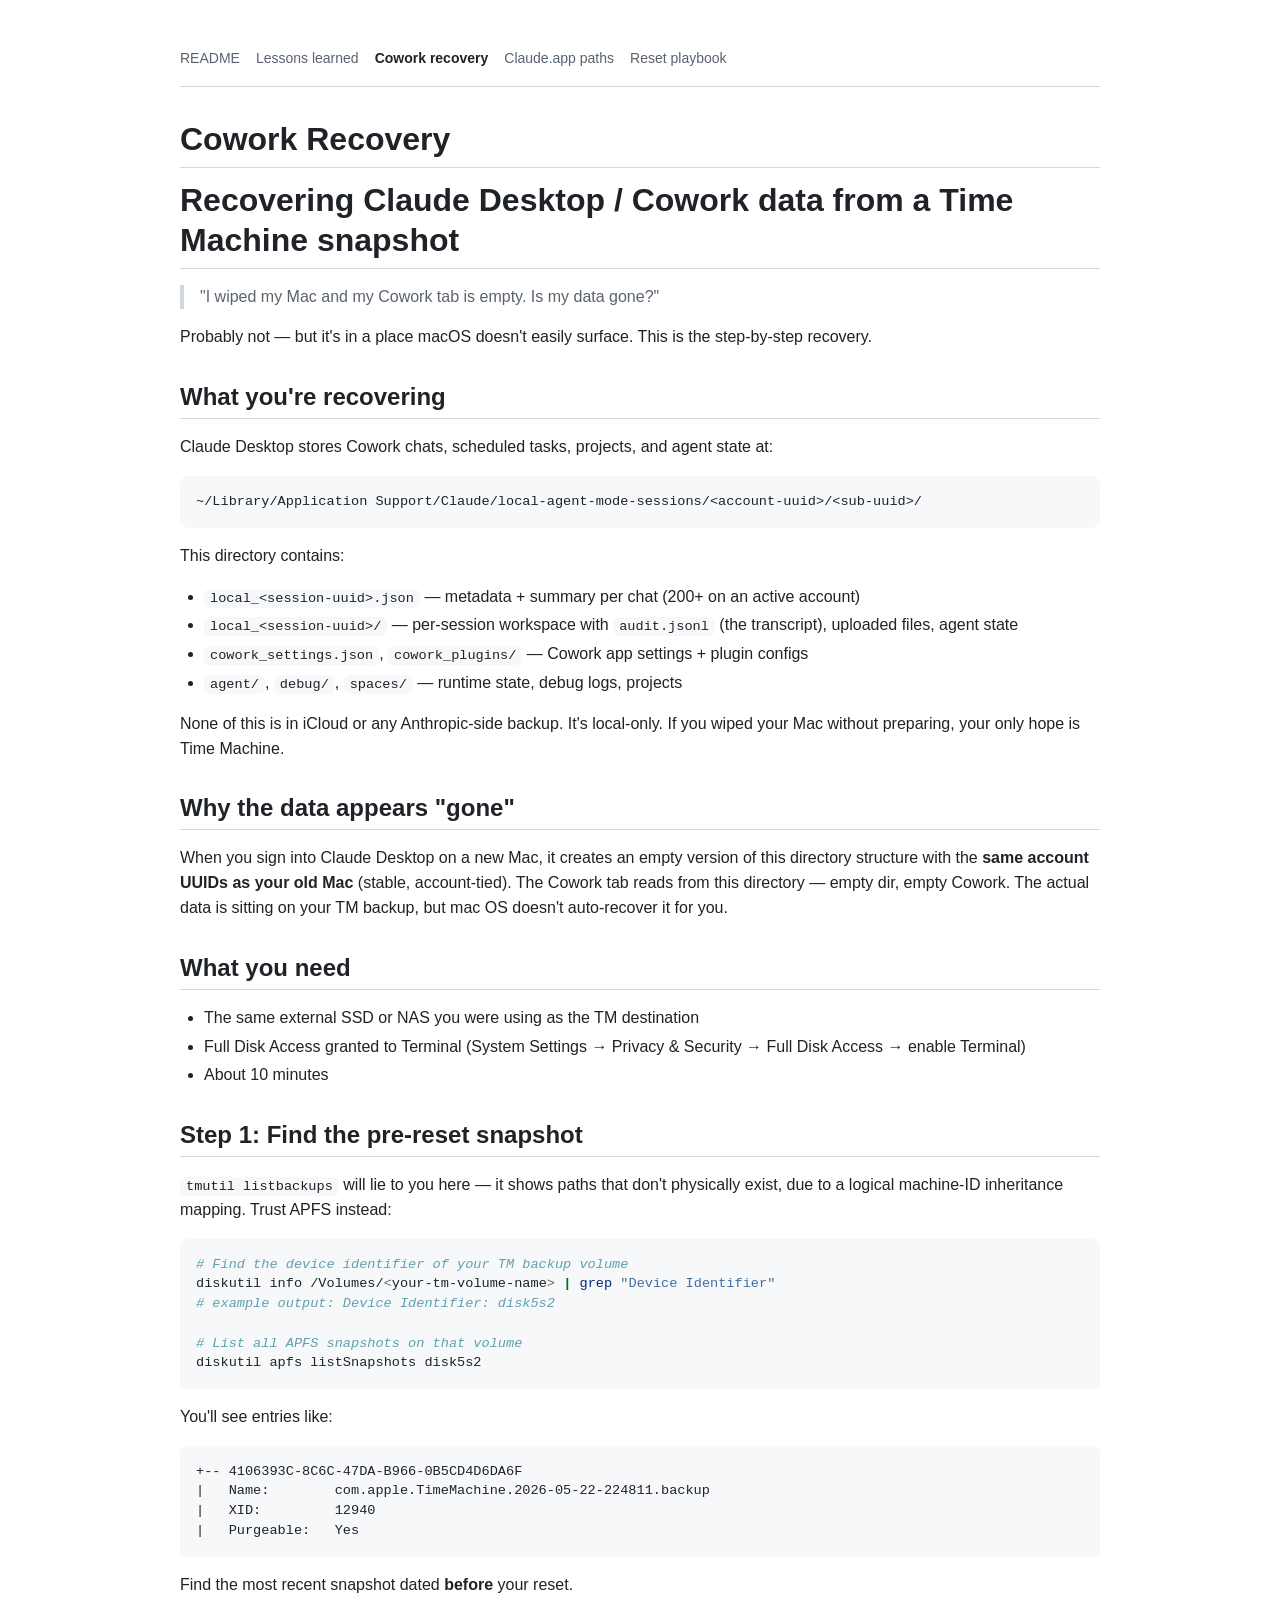
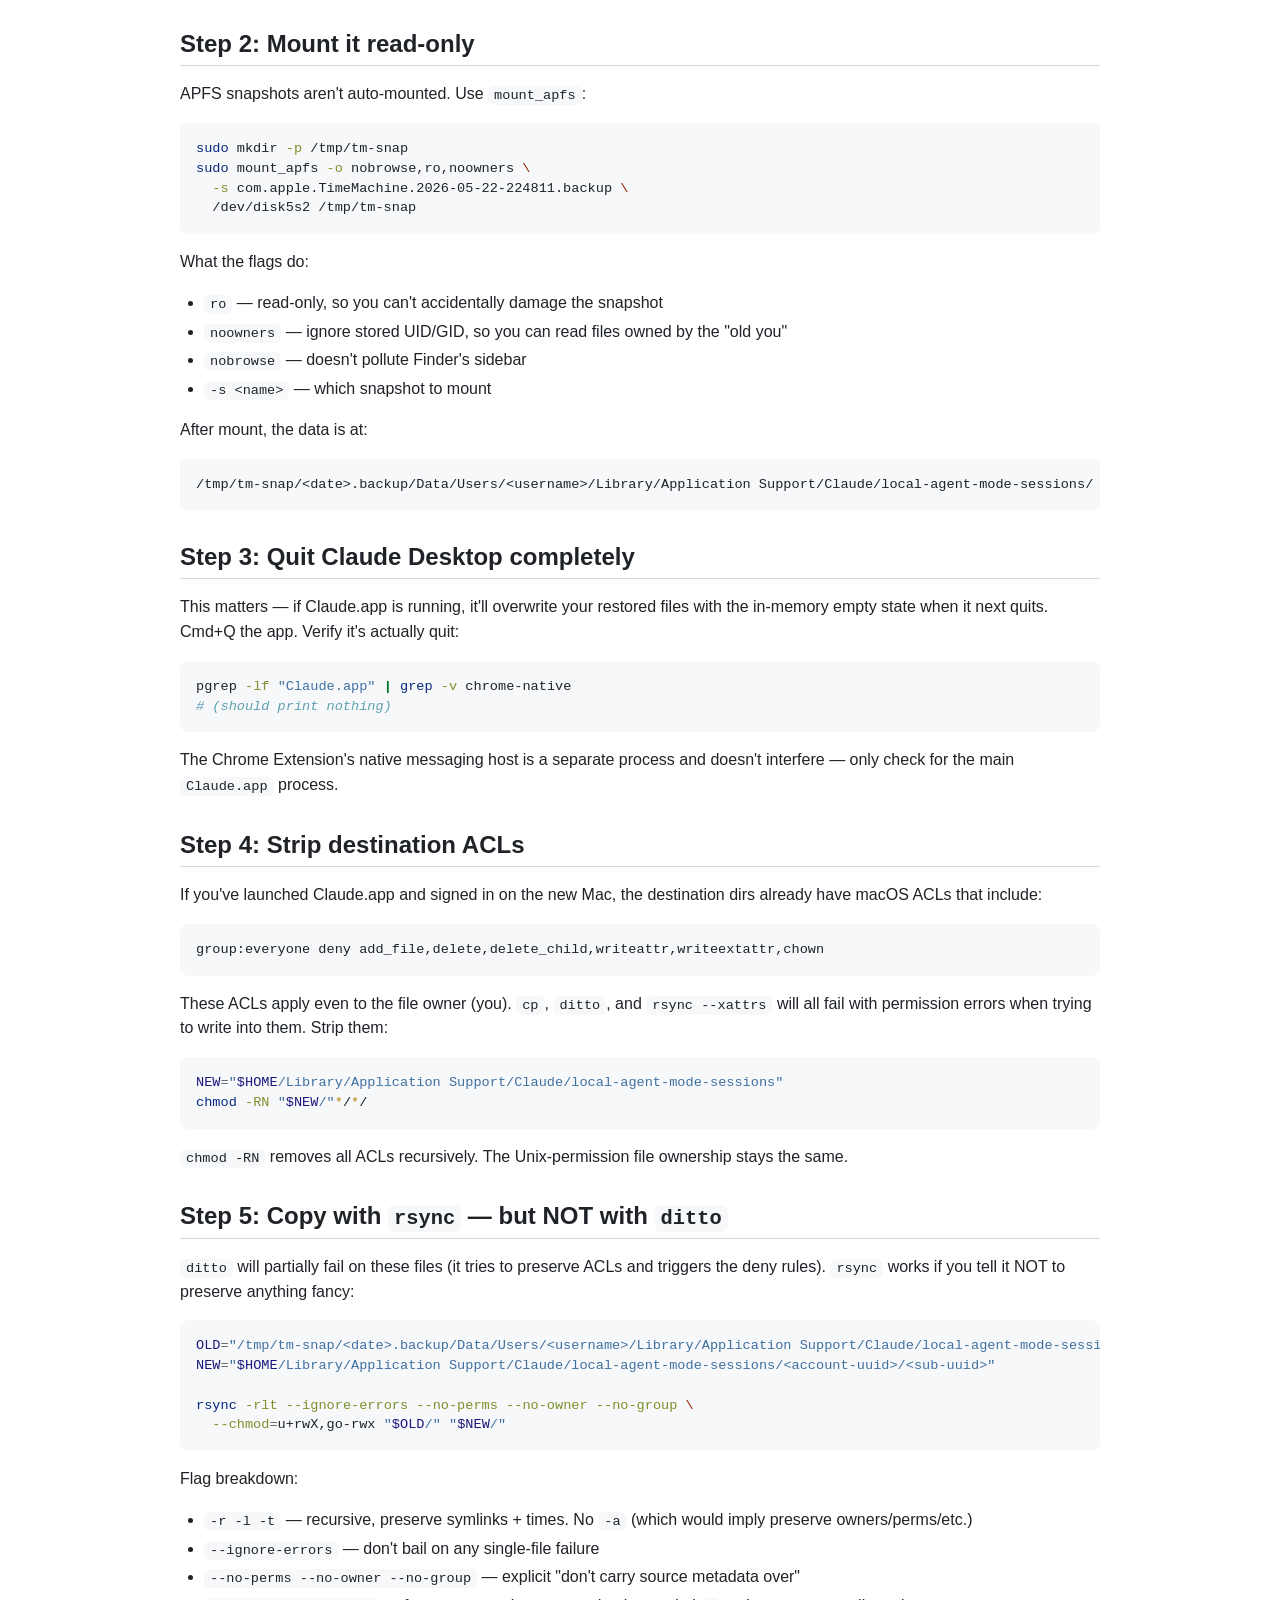
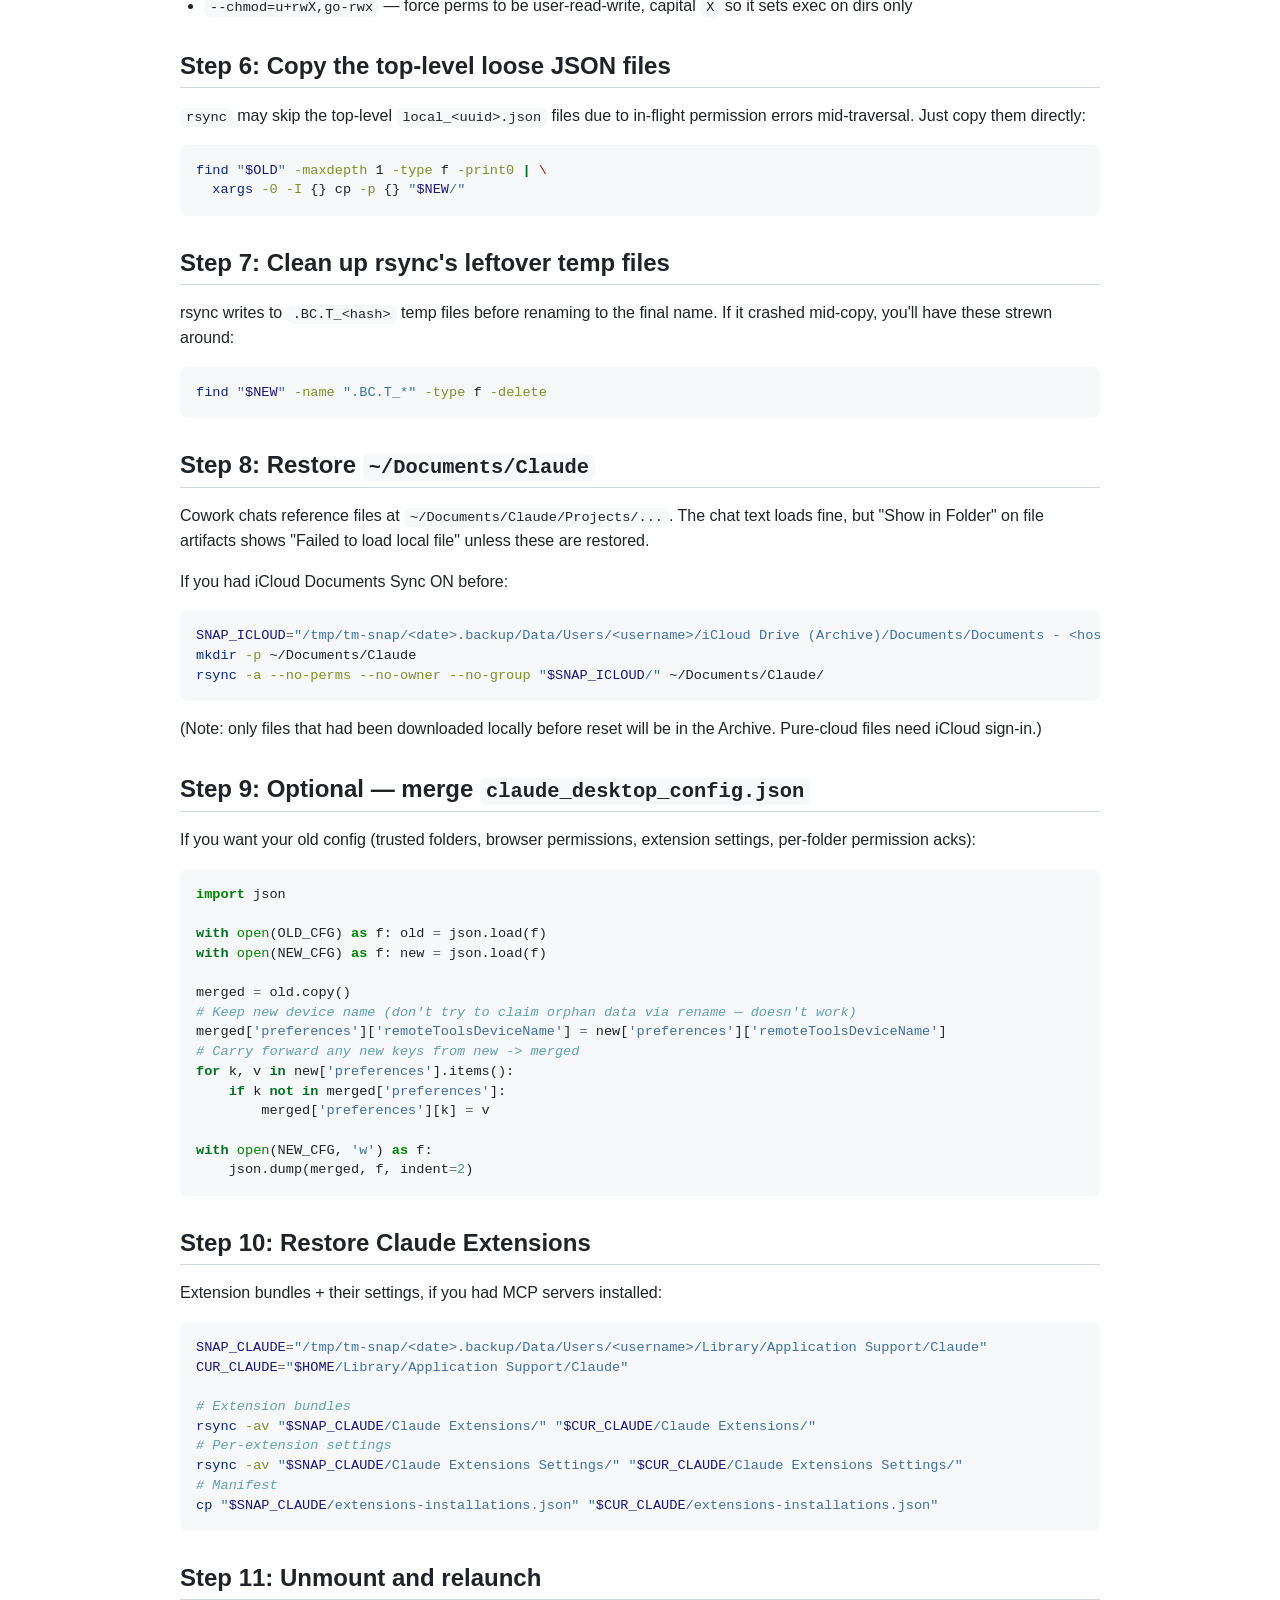
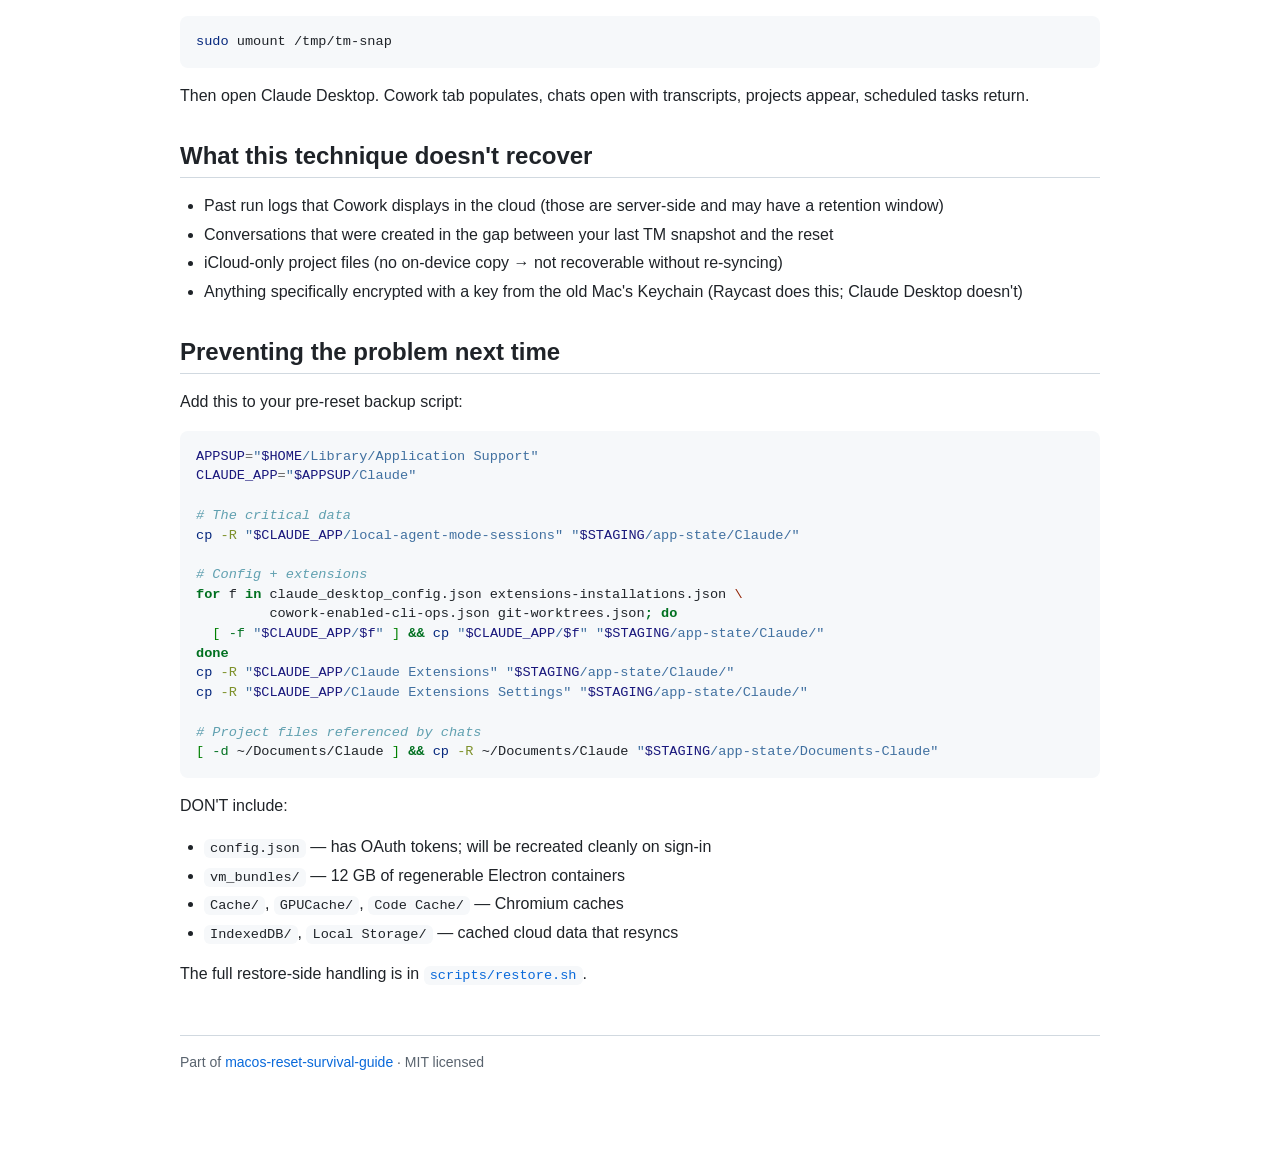
<file: html-preview/02-cowork-recovery.html>
<!DOCTYPE html>
<html xmlns="http://www.w3.org/1999/xhtml">
<head>
  <meta charset="utf-8" />
  <meta name="generator" content="pandoc" />
  <meta name="viewport" content="width=device-width, initial-scale=1.0, user-scalable=yes" />
  <title>Cowork Recovery</title>
  <style>
    /* Default styles provided by pandoc.
    ** See https://pandoc.org/MANUAL.html#variables-for-html for config info.
    */
    span.smallcaps{font-variant: small-caps;}
    div.columns{display: flex; gap: min(4vw, 1.5em);}
    div.column{flex: auto; overflow-x: auto;}
    div.hanging-indent{margin-left: 1.5em; text-indent: -1.5em;}
    /* The extra [class] is a hack that increases specificity enough to
       override a similar rule in reveal.js */
    ul.task-list[class]{list-style: none;}
    ul.task-list li input[type="checkbox"] {
      font-size: inherit;
      width: 0.8em;
      margin: 0 0.8em 0.2em -1.6em;
      vertical-align: middle;
    }
    .display.math{display: block; text-align: center; margin: 0.5rem auto;}
    /* CSS for syntax highlighting */
    html { -webkit-text-size-adjust: 100%; }
    pre > code.sourceCode { white-space: pre; position: relative; }
    pre > code.sourceCode > span { display: inline-block; line-height: 1.25; }
    pre > code.sourceCode > span:empty { height: 1.2em; }
    .sourceCode { overflow: visible; }
    code.sourceCode > span { color: inherit; text-decoration: inherit; }
    div.sourceCode { margin: 1em 0; }
    pre.sourceCode { margin: 0; }
    @media screen {
    div.sourceCode { overflow: auto; }
    }
    @media print {
    pre > code.sourceCode { white-space: pre-wrap; }
    pre > code.sourceCode > span { text-indent: -5em; padding-left: 5em; }
    }
    pre.numberSource code
      { counter-reset: source-line 0; }
    pre.numberSource code > span
      { position: relative; left: -4em; counter-increment: source-line; }
    pre.numberSource code > span > a:first-child::before
      { content: counter(source-line);
        position: relative; left: -1em; text-align: right; vertical-align: baseline;
        border: none; display: inline-block;
        -webkit-touch-callout: none; -webkit-user-select: none;
        -khtml-user-select: none; -moz-user-select: none;
        -ms-user-select: none; user-select: none;
        padding: 0 4px; width: 4em;
        color: #aaaaaa;
      }
    pre.numberSource { margin-left: 3em; border-left: 1px solid #aaaaaa;  padding-left: 4px; }
    div.sourceCode
      {   }
    @media screen {
    pre > code.sourceCode > span > a:first-child::before { text-decoration: underline; }
    }
    code span.al { color: #ff0000; font-weight: bold; } /* Alert */
    code span.an { color: #60a0b0; font-weight: bold; font-style: italic; } /* Annotation */
    code span.at { color: #7d9029; } /* Attribute */
    code span.bn { color: #40a070; } /* BaseN */
    code span.bu { color: #008000; } /* BuiltIn */
    code span.cf { color: #007020; font-weight: bold; } /* ControlFlow */
    code span.ch { color: #4070a0; } /* Char */
    code span.cn { color: #880000; } /* Constant */
    code span.co { color: #60a0b0; font-style: italic; } /* Comment */
    code span.cv { color: #60a0b0; font-weight: bold; font-style: italic; } /* CommentVar */
    code span.do { color: #ba2121; font-style: italic; } /* Documentation */
    code span.dt { color: #902000; } /* DataType */
    code span.dv { color: #40a070; } /* DecVal */
    code span.er { color: #ff0000; font-weight: bold; } /* Error */
    code span.ex { } /* Extension */
    code span.fl { color: #40a070; } /* Float */
    code span.fu { color: #06287e; } /* Function */
    code span.im { color: #008000; font-weight: bold; } /* Import */
    code span.in { color: #60a0b0; font-weight: bold; font-style: italic; } /* Information */
    code span.kw { color: #007020; font-weight: bold; } /* Keyword */
    code span.op { color: #666666; } /* Operator */
    code span.ot { color: #007020; } /* Other */
    code span.pp { color: #bc7a00; } /* Preprocessor */
    code span.sc { color: #4070a0; } /* SpecialChar */
    code span.ss { color: #bb6688; } /* SpecialString */
    code span.st { color: #4070a0; } /* String */
    code span.va { color: #19177c; } /* Variable */
    code span.vs { color: #4070a0; } /* VerbatimString */
    code span.wa { color: #60a0b0; font-weight: bold; font-style: italic; } /* Warning */
  </style>
  <link rel="stylesheet" href="style.css" />
</head>
<body>
<nav class="top">
  <a href="index.html">README</a>
  <a href="01-lessons-learned.html">Lessons learned</a>
  <a class="current" href="02-cowork-recovery.html">Cowork recovery</a>
  <a href="03-claude-app-paths.html">Claude.app paths</a>
  <a href="04-reset-day-playbook.html">Reset playbook</a>
</nav>
<header id="title-block-header">
<h1 class="title">Cowork Recovery</h1>
</header>
<h1
id="recovering-claude-desktop--cowork-data-from-a-time-machine-snapshot">Recovering
Claude Desktop / Cowork data from a Time Machine snapshot</h1>
<blockquote>
<p>"I wiped my Mac and my Cowork tab is empty. Is my data gone?"</p>
</blockquote>
<p>Probably not — but it's in a place macOS doesn't easily surface. This
is the step-by-step recovery.</p>
<h2 id="what-youre-recovering">What you're recovering</h2>
<p>Claude Desktop stores Cowork chats, scheduled tasks, projects, and
agent state at:</p>
<pre><code>~/Library/Application Support/Claude/local-agent-mode-sessions/&lt;account-uuid&gt;/&lt;sub-uuid&gt;/</code></pre>
<p>This directory contains:</p>
<ul>
<li><code>local_&lt;session-uuid&gt;.json</code> — metadata + summary
per chat (200+ on an active account)</li>
<li><code>local_&lt;session-uuid&gt;/</code> — per-session workspace
with <code>audit.jsonl</code> (the transcript), uploaded files, agent
state</li>
<li><code>cowork_settings.json</code>, <code>cowork_plugins/</code> —
Cowork app settings + plugin configs</li>
<li><code>agent/</code>, <code>debug/</code>, <code>spaces/</code> —
runtime state, debug logs, projects</li>
</ul>
<p>None of this is in iCloud or any Anthropic-side backup. It's
local-only. If you wiped your Mac without preparing, your only hope is
Time Machine.</p>
<h2 id="why-the-data-appears-gone">Why the data appears "gone"</h2>
<p>When you sign into Claude Desktop on a new Mac, it creates an empty
version of this directory structure with the <strong>same account UUIDs
as your old Mac</strong> (stable, account-tied). The Cowork tab reads
from this directory — empty dir, empty Cowork. The actual data is
sitting on your TM backup, but mac OS doesn't auto-recover it for
you.</p>
<h2 id="what-you-need">What you need</h2>
<ul>
<li>The same external SSD or NAS you were using as the TM
destination</li>
<li>Full Disk Access granted to Terminal (System Settings → Privacy
&amp; Security → Full Disk Access → enable Terminal)</li>
<li>About 10 minutes</li>
</ul>
<h2 id="step-1-find-the-pre-reset-snapshot">Step 1: Find the pre-reset
snapshot</h2>
<p><code>tmutil listbackups</code> will lie to you here — it shows paths
that don't physically exist, due to a logical machine-ID inheritance
mapping. Trust APFS instead:</p>
<div class="sourceCode" id="cb2"><pre
class="sourceCode bash"><code class="sourceCode bash"><span id="cb2-1"><a href="#cb2-1" aria-hidden="true" tabindex="-1"></a><span class="co"># Find the device identifier of your TM backup volume</span></span>
<span id="cb2-2"><a href="#cb2-2" aria-hidden="true" tabindex="-1"></a><span class="ex">diskutil</span> info /Volumes/<span class="op">&lt;</span>your-tm-volume-name<span class="op">&gt;</span> <span class="kw">|</span> <span class="fu">grep</span> <span class="st">&quot;Device Identifier&quot;</span></span>
<span id="cb2-3"><a href="#cb2-3" aria-hidden="true" tabindex="-1"></a><span class="co"># example output: Device Identifier: disk5s2</span></span>
<span id="cb2-4"><a href="#cb2-4" aria-hidden="true" tabindex="-1"></a></span>
<span id="cb2-5"><a href="#cb2-5" aria-hidden="true" tabindex="-1"></a><span class="co"># List all APFS snapshots on that volume</span></span>
<span id="cb2-6"><a href="#cb2-6" aria-hidden="true" tabindex="-1"></a><span class="ex">diskutil</span> apfs listSnapshots disk5s2</span></code></pre></div>
<p>You'll see entries like:</p>
<pre><code>+-- 4106393C-8C6C-47DA-B966-0B5CD4D6DA6F
|   Name:        com.apple.TimeMachine.2026-05-22-224811.backup
|   XID:         12940
|   Purgeable:   Yes</code></pre>
<p>Find the most recent snapshot dated <strong>before</strong> your
reset.</p>
<h2 id="step-2-mount-it-read-only">Step 2: Mount it read-only</h2>
<p>APFS snapshots aren't auto-mounted. Use <code>mount_apfs</code>:</p>
<div class="sourceCode" id="cb4"><pre
class="sourceCode bash"><code class="sourceCode bash"><span id="cb4-1"><a href="#cb4-1" aria-hidden="true" tabindex="-1"></a><span class="fu">sudo</span> mkdir <span class="at">-p</span> /tmp/tm-snap</span>
<span id="cb4-2"><a href="#cb4-2" aria-hidden="true" tabindex="-1"></a><span class="fu">sudo</span> mount_apfs <span class="at">-o</span> nobrowse,ro,noowners <span class="dt">\</span></span>
<span id="cb4-3"><a href="#cb4-3" aria-hidden="true" tabindex="-1"></a>  <span class="at">-s</span> com.apple.TimeMachine.2026-05-22-224811.backup <span class="dt">\</span></span>
<span id="cb4-4"><a href="#cb4-4" aria-hidden="true" tabindex="-1"></a>  /dev/disk5s2 /tmp/tm-snap</span></code></pre></div>
<p>What the flags do:</p>
<ul>
<li><code>ro</code> — read-only, so you can't accidentally damage the
snapshot</li>
<li><code>noowners</code> — ignore stored UID/GID, so you can read files
owned by the "old you"</li>
<li><code>nobrowse</code> — doesn't pollute Finder's sidebar</li>
<li><code>-s &lt;name&gt;</code> — which snapshot to mount</li>
</ul>
<p>After mount, the data is at:</p>
<pre><code>/tmp/tm-snap/&lt;date&gt;.backup/Data/Users/&lt;username&gt;/Library/Application Support/Claude/local-agent-mode-sessions/</code></pre>
<h2 id="step-3-quit-claude-desktop-completely">Step 3: Quit Claude
Desktop completely</h2>
<p>This matters — if Claude.app is running, it'll overwrite your
restored files with the in-memory empty state when it next quits. Cmd+Q
the app. Verify it's actually quit:</p>
<div class="sourceCode" id="cb6"><pre
class="sourceCode bash"><code class="sourceCode bash"><span id="cb6-1"><a href="#cb6-1" aria-hidden="true" tabindex="-1"></a><span class="ex">pgrep</span> <span class="at">-lf</span> <span class="st">&quot;Claude.app&quot;</span> <span class="kw">|</span> <span class="fu">grep</span> <span class="at">-v</span> chrome-native</span>
<span id="cb6-2"><a href="#cb6-2" aria-hidden="true" tabindex="-1"></a><span class="co"># (should print nothing)</span></span></code></pre></div>
<p>The Chrome Extension's native messaging host is a separate process
and doesn't interfere — only check for the main <code>Claude.app</code>
process.</p>
<h2 id="step-4-strip-destination-acls">Step 4: Strip destination
ACLs</h2>
<p>If you've launched Claude.app and signed in on the new Mac, the
destination dirs already have macOS ACLs that include:</p>
<pre><code>group:everyone deny add_file,delete,delete_child,writeattr,writeextattr,chown</code></pre>
<p>These ACLs apply even to the file owner (you). <code>cp</code>,
<code>ditto</code>, and <code>rsync --xattrs</code> will all fail with
permission errors when trying to write into them. Strip them:</p>
<div class="sourceCode" id="cb8"><pre
class="sourceCode bash"><code class="sourceCode bash"><span id="cb8-1"><a href="#cb8-1" aria-hidden="true" tabindex="-1"></a><span class="va">NEW</span><span class="op">=</span><span class="st">&quot;</span><span class="va">$HOME</span><span class="st">/Library/Application Support/Claude/local-agent-mode-sessions&quot;</span></span>
<span id="cb8-2"><a href="#cb8-2" aria-hidden="true" tabindex="-1"></a><span class="fu">chmod</span> <span class="at">-RN</span> <span class="st">&quot;</span><span class="va">$NEW</span><span class="st">/&quot;</span><span class="pp">*</span>/<span class="pp">*</span>/</span></code></pre></div>
<p><code>chmod -RN</code> removes all ACLs recursively. The
Unix-permission file ownership stays the same.</p>
<h2 id="step-5-copy-with-rsync--but-not-with-ditto">Step 5: Copy with
<code>rsync</code> — but NOT with <code>ditto</code></h2>
<p><code>ditto</code> will partially fail on these files (it tries to
preserve ACLs and triggers the deny rules). <code>rsync</code> works if
you tell it NOT to preserve anything fancy:</p>
<div class="sourceCode" id="cb9"><pre
class="sourceCode bash"><code class="sourceCode bash"><span id="cb9-1"><a href="#cb9-1" aria-hidden="true" tabindex="-1"></a><span class="va">OLD</span><span class="op">=</span><span class="st">&quot;/tmp/tm-snap/&lt;date&gt;.backup/Data/Users/&lt;username&gt;/Library/Application Support/Claude/local-agent-mode-sessions/&lt;account-uuid&gt;/&lt;sub-uuid&gt;&quot;</span></span>
<span id="cb9-2"><a href="#cb9-2" aria-hidden="true" tabindex="-1"></a><span class="va">NEW</span><span class="op">=</span><span class="st">&quot;</span><span class="va">$HOME</span><span class="st">/Library/Application Support/Claude/local-agent-mode-sessions/&lt;account-uuid&gt;/&lt;sub-uuid&gt;&quot;</span></span>
<span id="cb9-3"><a href="#cb9-3" aria-hidden="true" tabindex="-1"></a></span>
<span id="cb9-4"><a href="#cb9-4" aria-hidden="true" tabindex="-1"></a><span class="fu">rsync</span> <span class="at">-rlt</span> <span class="at">--ignore-errors</span> <span class="at">--no-perms</span> <span class="at">--no-owner</span> <span class="at">--no-group</span> <span class="dt">\</span></span>
<span id="cb9-5"><a href="#cb9-5" aria-hidden="true" tabindex="-1"></a>  <span class="at">--chmod</span><span class="op">=</span>u+rwX,go-rwx <span class="st">&quot;</span><span class="va">$OLD</span><span class="st">/&quot;</span> <span class="st">&quot;</span><span class="va">$NEW</span><span class="st">/&quot;</span></span></code></pre></div>
<p>Flag breakdown:</p>
<ul>
<li><code>-r -l -t</code> — recursive, preserve symlinks + times. No
<code>-a</code> (which would imply preserve owners/perms/etc.)</li>
<li><code>--ignore-errors</code> — don't bail on any single-file
failure</li>
<li><code>--no-perms --no-owner --no-group</code> — explicit "don't
carry source metadata over"</li>
<li><code>--chmod=u+rwX,go-rwx</code> — force perms to be
user-read-write, capital <code>X</code> so it sets exec on dirs
only</li>
</ul>
<h2 id="step-6-copy-the-top-level-loose-json-files">Step 6: Copy the
top-level loose JSON files</h2>
<p><code>rsync</code> may skip the top-level
<code>local_&lt;uuid&gt;.json</code> files due to in-flight permission
errors mid-traversal. Just copy them directly:</p>
<div class="sourceCode" id="cb10"><pre
class="sourceCode bash"><code class="sourceCode bash"><span id="cb10-1"><a href="#cb10-1" aria-hidden="true" tabindex="-1"></a><span class="fu">find</span> <span class="st">&quot;</span><span class="va">$OLD</span><span class="st">&quot;</span> <span class="at">-maxdepth</span> 1 <span class="at">-type</span> f <span class="at">-print0</span> <span class="kw">|</span> <span class="dt">\</span></span>
<span id="cb10-2"><a href="#cb10-2" aria-hidden="true" tabindex="-1"></a>  <span class="fu">xargs</span> <span class="at">-0</span> <span class="at">-I</span> {} cp <span class="at">-p</span> {} <span class="st">&quot;</span><span class="va">$NEW</span><span class="st">/&quot;</span></span></code></pre></div>
<h2 id="step-7-clean-up-rsyncs-leftover-temp-files">Step 7: Clean up
rsync's leftover temp files</h2>
<p>rsync writes to <code>.BC.T_&lt;hash&gt;</code> temp files before
renaming to the final name. If it crashed mid-copy, you'll have these
strewn around:</p>
<div class="sourceCode" id="cb11"><pre
class="sourceCode bash"><code class="sourceCode bash"><span id="cb11-1"><a href="#cb11-1" aria-hidden="true" tabindex="-1"></a><span class="fu">find</span> <span class="st">&quot;</span><span class="va">$NEW</span><span class="st">&quot;</span> <span class="at">-name</span> <span class="st">&quot;.BC.T_*&quot;</span> <span class="at">-type</span> f <span class="at">-delete</span></span></code></pre></div>
<h2 id="step-8-restore-documentsclaude">Step 8: Restore
<code>~/Documents/Claude</code></h2>
<p>Cowork chats reference files at
<code>~/Documents/Claude/Projects/...</code>. The chat text loads fine,
but "Show in Folder" on file artifacts shows "Failed to load local file"
unless these are restored.</p>
<p>If you had iCloud Documents Sync ON before:</p>
<div class="sourceCode" id="cb12"><pre
class="sourceCode bash"><code class="sourceCode bash"><span id="cb12-1"><a href="#cb12-1" aria-hidden="true" tabindex="-1"></a><span class="va">SNAP_ICLOUD</span><span class="op">=</span><span class="st">&quot;/tmp/tm-snap/&lt;date&gt;.backup/Data/Users/&lt;username&gt;/iCloud Drive (Archive)/Documents/Documents - &lt;hostname&gt;/Claude&quot;</span></span>
<span id="cb12-2"><a href="#cb12-2" aria-hidden="true" tabindex="-1"></a><span class="fu">mkdir</span> <span class="at">-p</span> ~/Documents/Claude</span>
<span id="cb12-3"><a href="#cb12-3" aria-hidden="true" tabindex="-1"></a><span class="fu">rsync</span> <span class="at">-a</span> <span class="at">--no-perms</span> <span class="at">--no-owner</span> <span class="at">--no-group</span> <span class="st">&quot;</span><span class="va">$SNAP_ICLOUD</span><span class="st">/&quot;</span> ~/Documents/Claude/</span></code></pre></div>
<p>(Note: only files that had been downloaded locally before reset will
be in the Archive. Pure-cloud files need iCloud sign-in.)</p>
<h2 id="step-9-optional--merge-claude_desktop_configjson">Step 9:
Optional — merge <code>claude_desktop_config.json</code></h2>
<p>If you want your old config (trusted folders, browser permissions,
extension settings, per-folder permission acks):</p>
<div class="sourceCode" id="cb13"><pre
class="sourceCode python"><code class="sourceCode python"><span id="cb13-1"><a href="#cb13-1" aria-hidden="true" tabindex="-1"></a><span class="im">import</span> json</span>
<span id="cb13-2"><a href="#cb13-2" aria-hidden="true" tabindex="-1"></a></span>
<span id="cb13-3"><a href="#cb13-3" aria-hidden="true" tabindex="-1"></a><span class="cf">with</span> <span class="bu">open</span>(OLD_CFG) <span class="im">as</span> f: old <span class="op">=</span> json.load(f)</span>
<span id="cb13-4"><a href="#cb13-4" aria-hidden="true" tabindex="-1"></a><span class="cf">with</span> <span class="bu">open</span>(NEW_CFG) <span class="im">as</span> f: new <span class="op">=</span> json.load(f)</span>
<span id="cb13-5"><a href="#cb13-5" aria-hidden="true" tabindex="-1"></a></span>
<span id="cb13-6"><a href="#cb13-6" aria-hidden="true" tabindex="-1"></a>merged <span class="op">=</span> old.copy()</span>
<span id="cb13-7"><a href="#cb13-7" aria-hidden="true" tabindex="-1"></a><span class="co"># Keep new device name (don&#39;t try to claim orphan data via rename — doesn&#39;t work)</span></span>
<span id="cb13-8"><a href="#cb13-8" aria-hidden="true" tabindex="-1"></a>merged[<span class="st">&#39;preferences&#39;</span>][<span class="st">&#39;remoteToolsDeviceName&#39;</span>] <span class="op">=</span> new[<span class="st">&#39;preferences&#39;</span>][<span class="st">&#39;remoteToolsDeviceName&#39;</span>]</span>
<span id="cb13-9"><a href="#cb13-9" aria-hidden="true" tabindex="-1"></a><span class="co"># Carry forward any new keys from new -&gt; merged</span></span>
<span id="cb13-10"><a href="#cb13-10" aria-hidden="true" tabindex="-1"></a><span class="cf">for</span> k, v <span class="kw">in</span> new[<span class="st">&#39;preferences&#39;</span>].items():</span>
<span id="cb13-11"><a href="#cb13-11" aria-hidden="true" tabindex="-1"></a>    <span class="cf">if</span> k <span class="kw">not</span> <span class="kw">in</span> merged[<span class="st">&#39;preferences&#39;</span>]:</span>
<span id="cb13-12"><a href="#cb13-12" aria-hidden="true" tabindex="-1"></a>        merged[<span class="st">&#39;preferences&#39;</span>][k] <span class="op">=</span> v</span>
<span id="cb13-13"><a href="#cb13-13" aria-hidden="true" tabindex="-1"></a></span>
<span id="cb13-14"><a href="#cb13-14" aria-hidden="true" tabindex="-1"></a><span class="cf">with</span> <span class="bu">open</span>(NEW_CFG, <span class="st">&#39;w&#39;</span>) <span class="im">as</span> f:</span>
<span id="cb13-15"><a href="#cb13-15" aria-hidden="true" tabindex="-1"></a>    json.dump(merged, f, indent<span class="op">=</span><span class="dv">2</span>)</span></code></pre></div>
<h2 id="step-10-restore-claude-extensions">Step 10: Restore Claude
Extensions</h2>
<p>Extension bundles + their settings, if you had MCP servers
installed:</p>
<div class="sourceCode" id="cb14"><pre
class="sourceCode bash"><code class="sourceCode bash"><span id="cb14-1"><a href="#cb14-1" aria-hidden="true" tabindex="-1"></a><span class="va">SNAP_CLAUDE</span><span class="op">=</span><span class="st">&quot;/tmp/tm-snap/&lt;date&gt;.backup/Data/Users/&lt;username&gt;/Library/Application Support/Claude&quot;</span></span>
<span id="cb14-2"><a href="#cb14-2" aria-hidden="true" tabindex="-1"></a><span class="va">CUR_CLAUDE</span><span class="op">=</span><span class="st">&quot;</span><span class="va">$HOME</span><span class="st">/Library/Application Support/Claude&quot;</span></span>
<span id="cb14-3"><a href="#cb14-3" aria-hidden="true" tabindex="-1"></a></span>
<span id="cb14-4"><a href="#cb14-4" aria-hidden="true" tabindex="-1"></a><span class="co"># Extension bundles</span></span>
<span id="cb14-5"><a href="#cb14-5" aria-hidden="true" tabindex="-1"></a><span class="fu">rsync</span> <span class="at">-av</span> <span class="st">&quot;</span><span class="va">$SNAP_CLAUDE</span><span class="st">/Claude Extensions/&quot;</span> <span class="st">&quot;</span><span class="va">$CUR_CLAUDE</span><span class="st">/Claude Extensions/&quot;</span></span>
<span id="cb14-6"><a href="#cb14-6" aria-hidden="true" tabindex="-1"></a><span class="co"># Per-extension settings</span></span>
<span id="cb14-7"><a href="#cb14-7" aria-hidden="true" tabindex="-1"></a><span class="fu">rsync</span> <span class="at">-av</span> <span class="st">&quot;</span><span class="va">$SNAP_CLAUDE</span><span class="st">/Claude Extensions Settings/&quot;</span> <span class="st">&quot;</span><span class="va">$CUR_CLAUDE</span><span class="st">/Claude Extensions Settings/&quot;</span></span>
<span id="cb14-8"><a href="#cb14-8" aria-hidden="true" tabindex="-1"></a><span class="co"># Manifest</span></span>
<span id="cb14-9"><a href="#cb14-9" aria-hidden="true" tabindex="-1"></a><span class="fu">cp</span> <span class="st">&quot;</span><span class="va">$SNAP_CLAUDE</span><span class="st">/extensions-installations.json&quot;</span> <span class="st">&quot;</span><span class="va">$CUR_CLAUDE</span><span class="st">/extensions-installations.json&quot;</span></span></code></pre></div>
<h2 id="step-11-unmount-and-relaunch">Step 11: Unmount and relaunch</h2>
<div class="sourceCode" id="cb15"><pre
class="sourceCode bash"><code class="sourceCode bash"><span id="cb15-1"><a href="#cb15-1" aria-hidden="true" tabindex="-1"></a><span class="fu">sudo</span> umount /tmp/tm-snap</span></code></pre></div>
<p>Then open Claude Desktop. Cowork tab populates, chats open with
transcripts, projects appear, scheduled tasks return.</p>
<h2 id="what-this-technique-doesnt-recover">What this technique doesn't
recover</h2>
<ul>
<li>Past run logs that Cowork displays in the cloud (those are
server-side and may have a retention window)</li>
<li>Conversations that were created in the gap between your last TM
snapshot and the reset</li>
<li>iCloud-only project files (no on-device copy → not recoverable
without re-syncing)</li>
<li>Anything specifically encrypted with a key from the old Mac's
Keychain (Raycast does this; Claude Desktop doesn't)</li>
</ul>
<h2 id="preventing-the-problem-next-time">Preventing the problem next
time</h2>
<p>Add this to your pre-reset backup script:</p>
<div class="sourceCode" id="cb16"><pre
class="sourceCode bash"><code class="sourceCode bash"><span id="cb16-1"><a href="#cb16-1" aria-hidden="true" tabindex="-1"></a><span class="va">APPSUP</span><span class="op">=</span><span class="st">&quot;</span><span class="va">$HOME</span><span class="st">/Library/Application Support&quot;</span></span>
<span id="cb16-2"><a href="#cb16-2" aria-hidden="true" tabindex="-1"></a><span class="va">CLAUDE_APP</span><span class="op">=</span><span class="st">&quot;</span><span class="va">$APPSUP</span><span class="st">/Claude&quot;</span></span>
<span id="cb16-3"><a href="#cb16-3" aria-hidden="true" tabindex="-1"></a></span>
<span id="cb16-4"><a href="#cb16-4" aria-hidden="true" tabindex="-1"></a><span class="co"># The critical data</span></span>
<span id="cb16-5"><a href="#cb16-5" aria-hidden="true" tabindex="-1"></a><span class="fu">cp</span> <span class="at">-R</span> <span class="st">&quot;</span><span class="va">$CLAUDE_APP</span><span class="st">/local-agent-mode-sessions&quot;</span> <span class="st">&quot;</span><span class="va">$STAGING</span><span class="st">/app-state/Claude/&quot;</span></span>
<span id="cb16-6"><a href="#cb16-6" aria-hidden="true" tabindex="-1"></a></span>
<span id="cb16-7"><a href="#cb16-7" aria-hidden="true" tabindex="-1"></a><span class="co"># Config + extensions</span></span>
<span id="cb16-8"><a href="#cb16-8" aria-hidden="true" tabindex="-1"></a><span class="cf">for</span> f <span class="kw">in</span> claude_desktop_config.json extensions-installations.json <span class="dt">\</span></span>
<span id="cb16-9"><a href="#cb16-9" aria-hidden="true" tabindex="-1"></a>         cowork-enabled-cli-ops.json git-worktrees.json<span class="kw">;</span> <span class="cf">do</span></span>
<span id="cb16-10"><a href="#cb16-10" aria-hidden="true" tabindex="-1"></a>  <span class="bu">[</span> <span class="ot">-f</span> <span class="st">&quot;</span><span class="va">$CLAUDE_APP</span><span class="st">/</span><span class="va">$f</span><span class="st">&quot;</span> <span class="bu">]</span> <span class="kw">&amp;&amp;</span> <span class="fu">cp</span> <span class="st">&quot;</span><span class="va">$CLAUDE_APP</span><span class="st">/</span><span class="va">$f</span><span class="st">&quot;</span> <span class="st">&quot;</span><span class="va">$STAGING</span><span class="st">/app-state/Claude/&quot;</span></span>
<span id="cb16-11"><a href="#cb16-11" aria-hidden="true" tabindex="-1"></a><span class="cf">done</span></span>
<span id="cb16-12"><a href="#cb16-12" aria-hidden="true" tabindex="-1"></a><span class="fu">cp</span> <span class="at">-R</span> <span class="st">&quot;</span><span class="va">$CLAUDE_APP</span><span class="st">/Claude Extensions&quot;</span> <span class="st">&quot;</span><span class="va">$STAGING</span><span class="st">/app-state/Claude/&quot;</span></span>
<span id="cb16-13"><a href="#cb16-13" aria-hidden="true" tabindex="-1"></a><span class="fu">cp</span> <span class="at">-R</span> <span class="st">&quot;</span><span class="va">$CLAUDE_APP</span><span class="st">/Claude Extensions Settings&quot;</span> <span class="st">&quot;</span><span class="va">$STAGING</span><span class="st">/app-state/Claude/&quot;</span></span>
<span id="cb16-14"><a href="#cb16-14" aria-hidden="true" tabindex="-1"></a></span>
<span id="cb16-15"><a href="#cb16-15" aria-hidden="true" tabindex="-1"></a><span class="co"># Project files referenced by chats</span></span>
<span id="cb16-16"><a href="#cb16-16" aria-hidden="true" tabindex="-1"></a><span class="bu">[</span> <span class="ot">-d</span> ~/Documents/Claude <span class="bu">]</span> <span class="kw">&amp;&amp;</span> <span class="fu">cp</span> <span class="at">-R</span> ~/Documents/Claude <span class="st">&quot;</span><span class="va">$STAGING</span><span class="st">/app-state/Documents-Claude&quot;</span></span></code></pre></div>
<p>DON'T include:</p>
<ul>
<li><code>config.json</code> — has OAuth tokens; will be recreated
cleanly on sign-in</li>
<li><code>vm_bundles/</code> — 12 GB of regenerable Electron
containers</li>
<li><code>Cache/</code>, <code>GPUCache/</code>,
<code>Code Cache/</code> — Chromium caches</li>
<li><code>IndexedDB/</code>, <code>Local Storage/</code> — cached cloud
data that resyncs</li>
</ul>
<p>The full restore-side handling is in <a
href="../scripts/restore.sh"><code>scripts/restore.sh</code></a>.</p>
<footer>Part of <a href="https://github.com/credizian/macos-reset-survival-guide">macos-reset-survival-guide</a> · MIT licensed</footer>
</body>
</html>
</file>
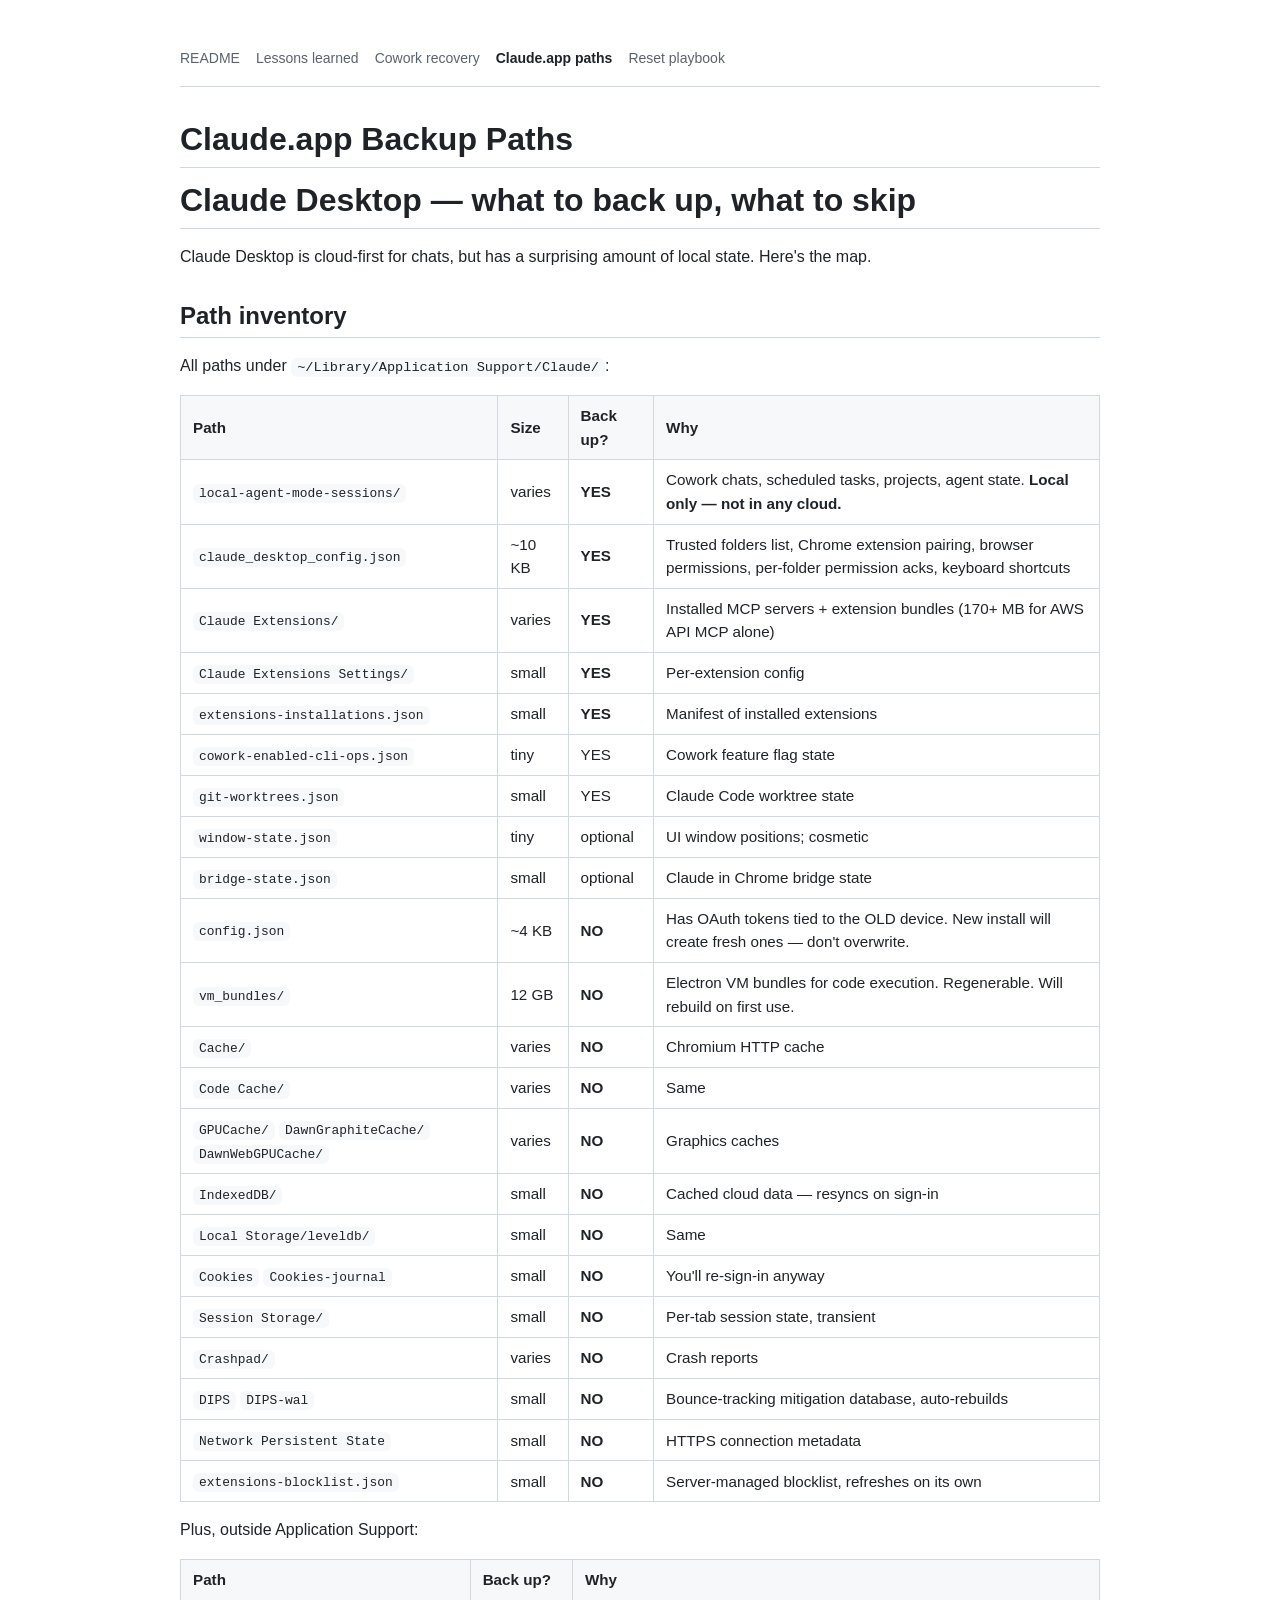
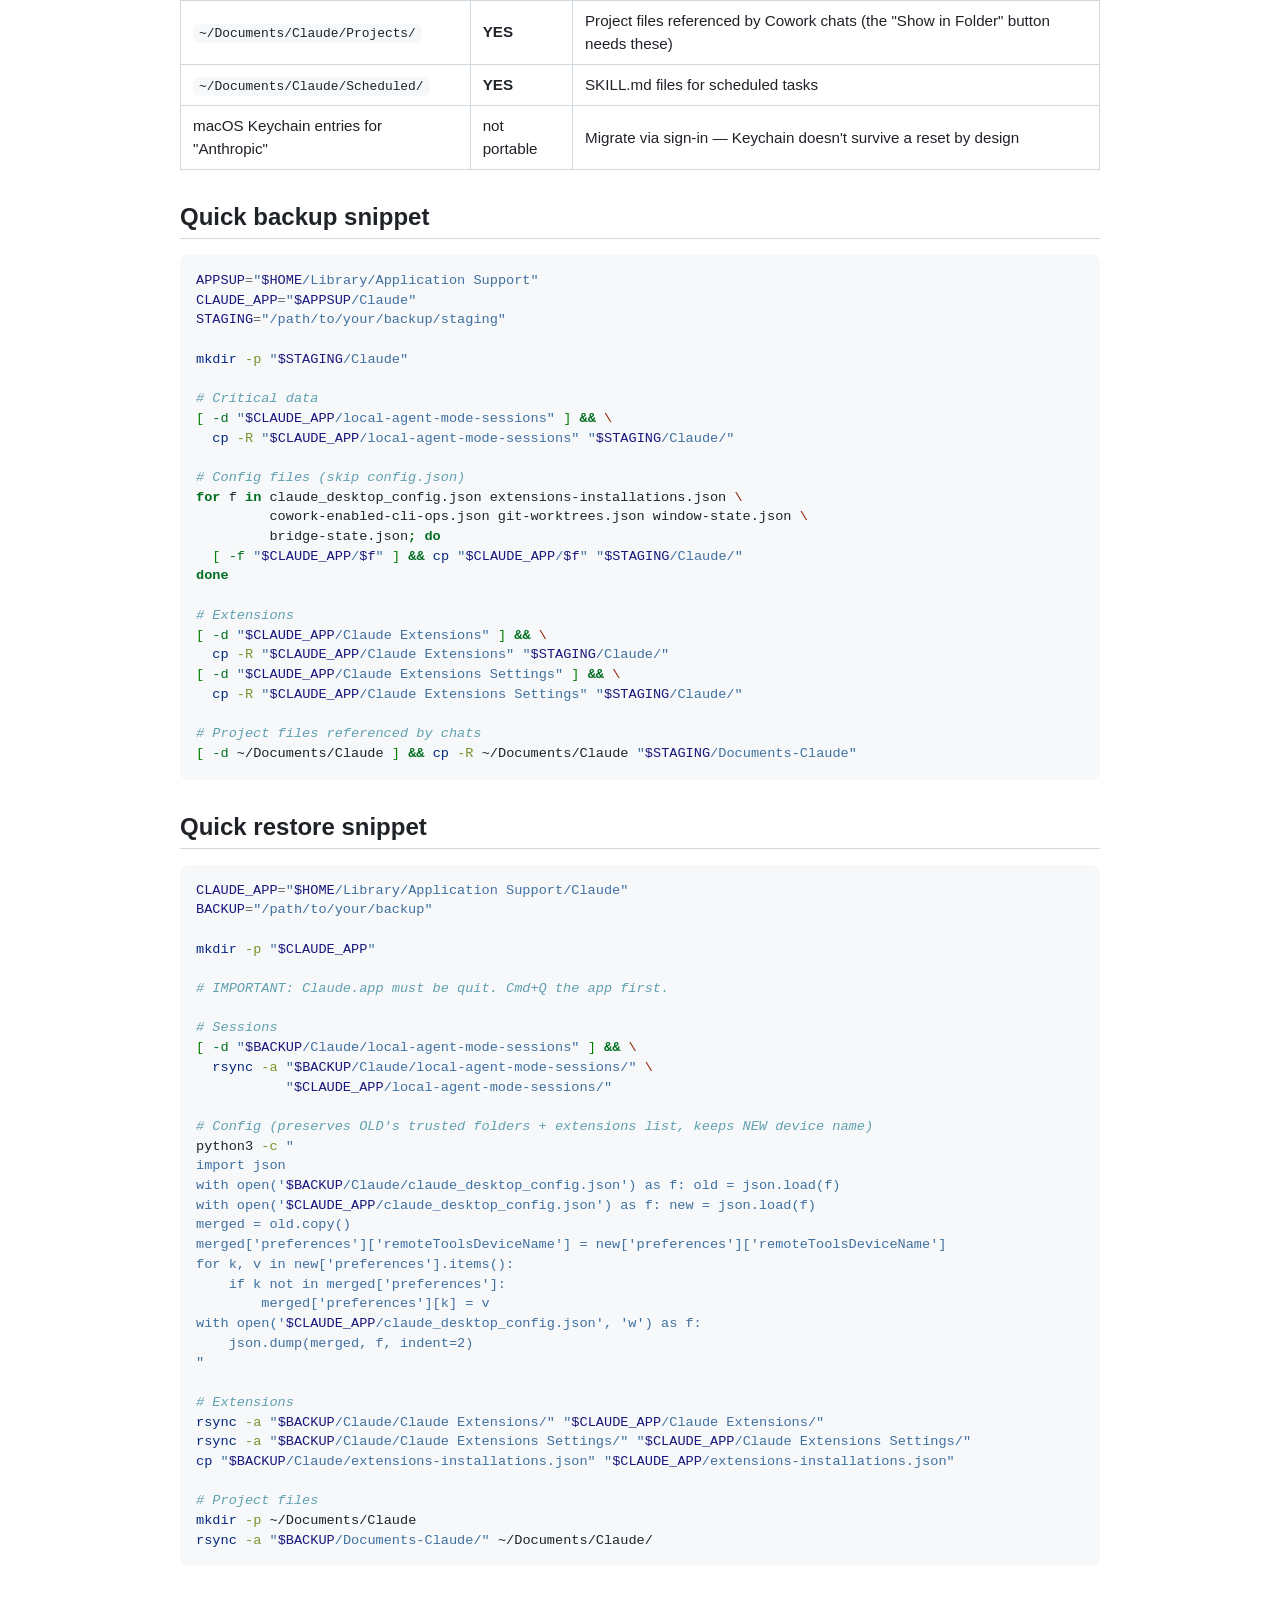
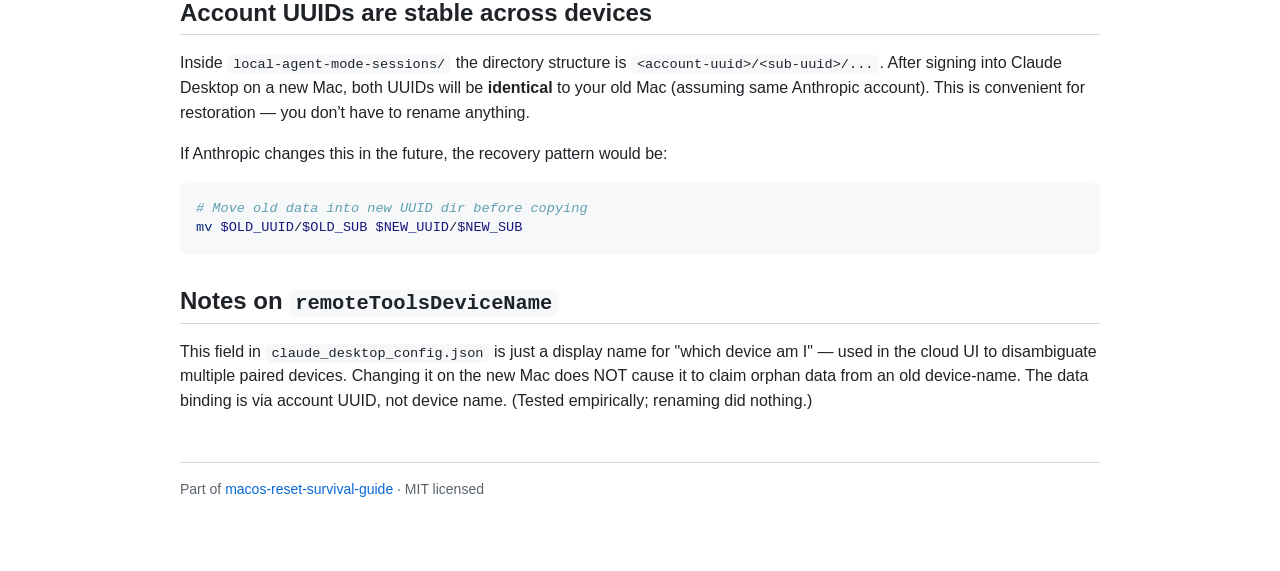
<file: html-preview/03-claude-app-paths.html>
<!DOCTYPE html>
<html xmlns="http://www.w3.org/1999/xhtml">
<head>
  <meta charset="utf-8" />
  <meta name="generator" content="pandoc" />
  <meta name="viewport" content="width=device-width, initial-scale=1.0, user-scalable=yes" />
  <title>Claude.app Backup Paths</title>
  <style>
    /* Default styles provided by pandoc.
    ** See https://pandoc.org/MANUAL.html#variables-for-html for config info.
    */
    span.smallcaps{font-variant: small-caps;}
    div.columns{display: flex; gap: min(4vw, 1.5em);}
    div.column{flex: auto; overflow-x: auto;}
    div.hanging-indent{margin-left: 1.5em; text-indent: -1.5em;}
    /* The extra [class] is a hack that increases specificity enough to
       override a similar rule in reveal.js */
    ul.task-list[class]{list-style: none;}
    ul.task-list li input[type="checkbox"] {
      font-size: inherit;
      width: 0.8em;
      margin: 0 0.8em 0.2em -1.6em;
      vertical-align: middle;
    }
    .display.math{display: block; text-align: center; margin: 0.5rem auto;}
    /* CSS for syntax highlighting */
    html { -webkit-text-size-adjust: 100%; }
    pre > code.sourceCode { white-space: pre; position: relative; }
    pre > code.sourceCode > span { display: inline-block; line-height: 1.25; }
    pre > code.sourceCode > span:empty { height: 1.2em; }
    .sourceCode { overflow: visible; }
    code.sourceCode > span { color: inherit; text-decoration: inherit; }
    div.sourceCode { margin: 1em 0; }
    pre.sourceCode { margin: 0; }
    @media screen {
    div.sourceCode { overflow: auto; }
    }
    @media print {
    pre > code.sourceCode { white-space: pre-wrap; }
    pre > code.sourceCode > span { text-indent: -5em; padding-left: 5em; }
    }
    pre.numberSource code
      { counter-reset: source-line 0; }
    pre.numberSource code > span
      { position: relative; left: -4em; counter-increment: source-line; }
    pre.numberSource code > span > a:first-child::before
      { content: counter(source-line);
        position: relative; left: -1em; text-align: right; vertical-align: baseline;
        border: none; display: inline-block;
        -webkit-touch-callout: none; -webkit-user-select: none;
        -khtml-user-select: none; -moz-user-select: none;
        -ms-user-select: none; user-select: none;
        padding: 0 4px; width: 4em;
        color: #aaaaaa;
      }
    pre.numberSource { margin-left: 3em; border-left: 1px solid #aaaaaa;  padding-left: 4px; }
    div.sourceCode
      {   }
    @media screen {
    pre > code.sourceCode > span > a:first-child::before { text-decoration: underline; }
    }
    code span.al { color: #ff0000; font-weight: bold; } /* Alert */
    code span.an { color: #60a0b0; font-weight: bold; font-style: italic; } /* Annotation */
    code span.at { color: #7d9029; } /* Attribute */
    code span.bn { color: #40a070; } /* BaseN */
    code span.bu { color: #008000; } /* BuiltIn */
    code span.cf { color: #007020; font-weight: bold; } /* ControlFlow */
    code span.ch { color: #4070a0; } /* Char */
    code span.cn { color: #880000; } /* Constant */
    code span.co { color: #60a0b0; font-style: italic; } /* Comment */
    code span.cv { color: #60a0b0; font-weight: bold; font-style: italic; } /* CommentVar */
    code span.do { color: #ba2121; font-style: italic; } /* Documentation */
    code span.dt { color: #902000; } /* DataType */
    code span.dv { color: #40a070; } /* DecVal */
    code span.er { color: #ff0000; font-weight: bold; } /* Error */
    code span.ex { } /* Extension */
    code span.fl { color: #40a070; } /* Float */
    code span.fu { color: #06287e; } /* Function */
    code span.im { color: #008000; font-weight: bold; } /* Import */
    code span.in { color: #60a0b0; font-weight: bold; font-style: italic; } /* Information */
    code span.kw { color: #007020; font-weight: bold; } /* Keyword */
    code span.op { color: #666666; } /* Operator */
    code span.ot { color: #007020; } /* Other */
    code span.pp { color: #bc7a00; } /* Preprocessor */
    code span.sc { color: #4070a0; } /* SpecialChar */
    code span.ss { color: #bb6688; } /* SpecialString */
    code span.st { color: #4070a0; } /* String */
    code span.va { color: #19177c; } /* Variable */
    code span.vs { color: #4070a0; } /* VerbatimString */
    code span.wa { color: #60a0b0; font-weight: bold; font-style: italic; } /* Warning */
  </style>
  <link rel="stylesheet" href="style.css" />
</head>
<body>
<nav class="top">
  <a href="index.html">README</a>
  <a href="01-lessons-learned.html">Lessons learned</a>
  <a href="02-cowork-recovery.html">Cowork recovery</a>
  <a class="current" href="03-claude-app-paths.html">Claude.app paths</a>
  <a href="04-reset-day-playbook.html">Reset playbook</a>
</nav>
<header id="title-block-header">
<h1 class="title">Claude.app Backup Paths</h1>
</header>
<h1 id="claude-desktop--what-to-back-up-what-to-skip">Claude Desktop —
what to back up, what to skip</h1>
<p>Claude Desktop is cloud-first for chats, but has a surprising amount
of local state. Here's the map.</p>
<h2 id="path-inventory">Path inventory</h2>
<p>All paths under
<code>~/Library/Application Support/Claude/</code>:</p>
<table>
<thead>
<tr>
<th>Path</th>
<th>Size</th>
<th>Back up?</th>
<th>Why</th>
</tr>
</thead>
<tbody>
<tr>
<td><code>local-agent-mode-sessions/</code></td>
<td>varies</td>
<td><strong>YES</strong></td>
<td>Cowork chats, scheduled tasks, projects, agent state. <strong>Local
only — not in any cloud.</strong></td>
</tr>
<tr>
<td><code>claude_desktop_config.json</code></td>
<td>~10 KB</td>
<td><strong>YES</strong></td>
<td>Trusted folders list, Chrome extension pairing, browser permissions,
per-folder permission acks, keyboard shortcuts</td>
</tr>
<tr>
<td><code>Claude Extensions/</code></td>
<td>varies</td>
<td><strong>YES</strong></td>
<td>Installed MCP servers + extension bundles (170+ MB for AWS API MCP
alone)</td>
</tr>
<tr>
<td><code>Claude Extensions Settings/</code></td>
<td>small</td>
<td><strong>YES</strong></td>
<td>Per-extension config</td>
</tr>
<tr>
<td><code>extensions-installations.json</code></td>
<td>small</td>
<td><strong>YES</strong></td>
<td>Manifest of installed extensions</td>
</tr>
<tr>
<td><code>cowork-enabled-cli-ops.json</code></td>
<td>tiny</td>
<td>YES</td>
<td>Cowork feature flag state</td>
</tr>
<tr>
<td><code>git-worktrees.json</code></td>
<td>small</td>
<td>YES</td>
<td>Claude Code worktree state</td>
</tr>
<tr>
<td><code>window-state.json</code></td>
<td>tiny</td>
<td>optional</td>
<td>UI window positions; cosmetic</td>
</tr>
<tr>
<td><code>bridge-state.json</code></td>
<td>small</td>
<td>optional</td>
<td>Claude in Chrome bridge state</td>
</tr>
<tr>
<td><code>config.json</code></td>
<td>~4 KB</td>
<td><strong>NO</strong></td>
<td>Has OAuth tokens tied to the OLD device. New install will create
fresh ones — don't overwrite.</td>
</tr>
<tr>
<td><code>vm_bundles/</code></td>
<td>12 GB</td>
<td><strong>NO</strong></td>
<td>Electron VM bundles for code execution. Regenerable. Will rebuild on
first use.</td>
</tr>
<tr>
<td><code>Cache/</code></td>
<td>varies</td>
<td><strong>NO</strong></td>
<td>Chromium HTTP cache</td>
</tr>
<tr>
<td><code>Code Cache/</code></td>
<td>varies</td>
<td><strong>NO</strong></td>
<td>Same</td>
</tr>
<tr>
<td><code>GPUCache/</code> <code>DawnGraphiteCache/</code>
<code>DawnWebGPUCache/</code></td>
<td>varies</td>
<td><strong>NO</strong></td>
<td>Graphics caches</td>
</tr>
<tr>
<td><code>IndexedDB/</code></td>
<td>small</td>
<td><strong>NO</strong></td>
<td>Cached cloud data — resyncs on sign-in</td>
</tr>
<tr>
<td><code>Local Storage/leveldb/</code></td>
<td>small</td>
<td><strong>NO</strong></td>
<td>Same</td>
</tr>
<tr>
<td><code>Cookies</code> <code>Cookies-journal</code></td>
<td>small</td>
<td><strong>NO</strong></td>
<td>You'll re-sign-in anyway</td>
</tr>
<tr>
<td><code>Session Storage/</code></td>
<td>small</td>
<td><strong>NO</strong></td>
<td>Per-tab session state, transient</td>
</tr>
<tr>
<td><code>Crashpad/</code></td>
<td>varies</td>
<td><strong>NO</strong></td>
<td>Crash reports</td>
</tr>
<tr>
<td><code>DIPS</code> <code>DIPS-wal</code></td>
<td>small</td>
<td><strong>NO</strong></td>
<td>Bounce-tracking mitigation database, auto-rebuilds</td>
</tr>
<tr>
<td><code>Network Persistent State</code></td>
<td>small</td>
<td><strong>NO</strong></td>
<td>HTTPS connection metadata</td>
</tr>
<tr>
<td><code>extensions-blocklist.json</code></td>
<td>small</td>
<td><strong>NO</strong></td>
<td>Server-managed blocklist, refreshes on its own</td>
</tr>
</tbody>
</table>
<p>Plus, outside Application Support:</p>
<table>
<thead>
<tr>
<th>Path</th>
<th>Back up?</th>
<th>Why</th>
</tr>
</thead>
<tbody>
<tr>
<td><code>~/Documents/Claude/Projects/</code></td>
<td><strong>YES</strong></td>
<td>Project files referenced by Cowork chats (the "Show in Folder"
button needs these)</td>
</tr>
<tr>
<td><code>~/Documents/Claude/Scheduled/</code></td>
<td><strong>YES</strong></td>
<td>SKILL.md files for scheduled tasks</td>
</tr>
<tr>
<td>macOS Keychain entries for "Anthropic"</td>
<td>not portable</td>
<td>Migrate via sign-in — Keychain doesn't survive a reset by
design</td>
</tr>
</tbody>
</table>
<h2 id="quick-backup-snippet">Quick backup snippet</h2>
<div class="sourceCode" id="cb1"><pre
class="sourceCode bash"><code class="sourceCode bash"><span id="cb1-1"><a href="#cb1-1" aria-hidden="true" tabindex="-1"></a><span class="va">APPSUP</span><span class="op">=</span><span class="st">&quot;</span><span class="va">$HOME</span><span class="st">/Library/Application Support&quot;</span></span>
<span id="cb1-2"><a href="#cb1-2" aria-hidden="true" tabindex="-1"></a><span class="va">CLAUDE_APP</span><span class="op">=</span><span class="st">&quot;</span><span class="va">$APPSUP</span><span class="st">/Claude&quot;</span></span>
<span id="cb1-3"><a href="#cb1-3" aria-hidden="true" tabindex="-1"></a><span class="va">STAGING</span><span class="op">=</span><span class="st">&quot;/path/to/your/backup/staging&quot;</span></span>
<span id="cb1-4"><a href="#cb1-4" aria-hidden="true" tabindex="-1"></a></span>
<span id="cb1-5"><a href="#cb1-5" aria-hidden="true" tabindex="-1"></a><span class="fu">mkdir</span> <span class="at">-p</span> <span class="st">&quot;</span><span class="va">$STAGING</span><span class="st">/Claude&quot;</span></span>
<span id="cb1-6"><a href="#cb1-6" aria-hidden="true" tabindex="-1"></a></span>
<span id="cb1-7"><a href="#cb1-7" aria-hidden="true" tabindex="-1"></a><span class="co"># Critical data</span></span>
<span id="cb1-8"><a href="#cb1-8" aria-hidden="true" tabindex="-1"></a><span class="bu">[</span> <span class="ot">-d</span> <span class="st">&quot;</span><span class="va">$CLAUDE_APP</span><span class="st">/local-agent-mode-sessions&quot;</span> <span class="bu">]</span> <span class="kw">&amp;&amp;</span> <span class="dt">\</span></span>
<span id="cb1-9"><a href="#cb1-9" aria-hidden="true" tabindex="-1"></a>  <span class="fu">cp</span> <span class="at">-R</span> <span class="st">&quot;</span><span class="va">$CLAUDE_APP</span><span class="st">/local-agent-mode-sessions&quot;</span> <span class="st">&quot;</span><span class="va">$STAGING</span><span class="st">/Claude/&quot;</span></span>
<span id="cb1-10"><a href="#cb1-10" aria-hidden="true" tabindex="-1"></a></span>
<span id="cb1-11"><a href="#cb1-11" aria-hidden="true" tabindex="-1"></a><span class="co"># Config files (skip config.json)</span></span>
<span id="cb1-12"><a href="#cb1-12" aria-hidden="true" tabindex="-1"></a><span class="cf">for</span> f <span class="kw">in</span> claude_desktop_config.json extensions-installations.json <span class="dt">\</span></span>
<span id="cb1-13"><a href="#cb1-13" aria-hidden="true" tabindex="-1"></a>         cowork-enabled-cli-ops.json git-worktrees.json window-state.json <span class="dt">\</span></span>
<span id="cb1-14"><a href="#cb1-14" aria-hidden="true" tabindex="-1"></a>         bridge-state.json<span class="kw">;</span> <span class="cf">do</span></span>
<span id="cb1-15"><a href="#cb1-15" aria-hidden="true" tabindex="-1"></a>  <span class="bu">[</span> <span class="ot">-f</span> <span class="st">&quot;</span><span class="va">$CLAUDE_APP</span><span class="st">/</span><span class="va">$f</span><span class="st">&quot;</span> <span class="bu">]</span> <span class="kw">&amp;&amp;</span> <span class="fu">cp</span> <span class="st">&quot;</span><span class="va">$CLAUDE_APP</span><span class="st">/</span><span class="va">$f</span><span class="st">&quot;</span> <span class="st">&quot;</span><span class="va">$STAGING</span><span class="st">/Claude/&quot;</span></span>
<span id="cb1-16"><a href="#cb1-16" aria-hidden="true" tabindex="-1"></a><span class="cf">done</span></span>
<span id="cb1-17"><a href="#cb1-17" aria-hidden="true" tabindex="-1"></a></span>
<span id="cb1-18"><a href="#cb1-18" aria-hidden="true" tabindex="-1"></a><span class="co"># Extensions</span></span>
<span id="cb1-19"><a href="#cb1-19" aria-hidden="true" tabindex="-1"></a><span class="bu">[</span> <span class="ot">-d</span> <span class="st">&quot;</span><span class="va">$CLAUDE_APP</span><span class="st">/Claude Extensions&quot;</span> <span class="bu">]</span> <span class="kw">&amp;&amp;</span> <span class="dt">\</span></span>
<span id="cb1-20"><a href="#cb1-20" aria-hidden="true" tabindex="-1"></a>  <span class="fu">cp</span> <span class="at">-R</span> <span class="st">&quot;</span><span class="va">$CLAUDE_APP</span><span class="st">/Claude Extensions&quot;</span> <span class="st">&quot;</span><span class="va">$STAGING</span><span class="st">/Claude/&quot;</span></span>
<span id="cb1-21"><a href="#cb1-21" aria-hidden="true" tabindex="-1"></a><span class="bu">[</span> <span class="ot">-d</span> <span class="st">&quot;</span><span class="va">$CLAUDE_APP</span><span class="st">/Claude Extensions Settings&quot;</span> <span class="bu">]</span> <span class="kw">&amp;&amp;</span> <span class="dt">\</span></span>
<span id="cb1-22"><a href="#cb1-22" aria-hidden="true" tabindex="-1"></a>  <span class="fu">cp</span> <span class="at">-R</span> <span class="st">&quot;</span><span class="va">$CLAUDE_APP</span><span class="st">/Claude Extensions Settings&quot;</span> <span class="st">&quot;</span><span class="va">$STAGING</span><span class="st">/Claude/&quot;</span></span>
<span id="cb1-23"><a href="#cb1-23" aria-hidden="true" tabindex="-1"></a></span>
<span id="cb1-24"><a href="#cb1-24" aria-hidden="true" tabindex="-1"></a><span class="co"># Project files referenced by chats</span></span>
<span id="cb1-25"><a href="#cb1-25" aria-hidden="true" tabindex="-1"></a><span class="bu">[</span> <span class="ot">-d</span> ~/Documents/Claude <span class="bu">]</span> <span class="kw">&amp;&amp;</span> <span class="fu">cp</span> <span class="at">-R</span> ~/Documents/Claude <span class="st">&quot;</span><span class="va">$STAGING</span><span class="st">/Documents-Claude&quot;</span></span></code></pre></div>
<h2 id="quick-restore-snippet">Quick restore snippet</h2>
<div class="sourceCode" id="cb2"><pre
class="sourceCode bash"><code class="sourceCode bash"><span id="cb2-1"><a href="#cb2-1" aria-hidden="true" tabindex="-1"></a><span class="va">CLAUDE_APP</span><span class="op">=</span><span class="st">&quot;</span><span class="va">$HOME</span><span class="st">/Library/Application Support/Claude&quot;</span></span>
<span id="cb2-2"><a href="#cb2-2" aria-hidden="true" tabindex="-1"></a><span class="va">BACKUP</span><span class="op">=</span><span class="st">&quot;/path/to/your/backup&quot;</span></span>
<span id="cb2-3"><a href="#cb2-3" aria-hidden="true" tabindex="-1"></a></span>
<span id="cb2-4"><a href="#cb2-4" aria-hidden="true" tabindex="-1"></a><span class="fu">mkdir</span> <span class="at">-p</span> <span class="st">&quot;</span><span class="va">$CLAUDE_APP</span><span class="st">&quot;</span></span>
<span id="cb2-5"><a href="#cb2-5" aria-hidden="true" tabindex="-1"></a></span>
<span id="cb2-6"><a href="#cb2-6" aria-hidden="true" tabindex="-1"></a><span class="co"># IMPORTANT: Claude.app must be quit. Cmd+Q the app first.</span></span>
<span id="cb2-7"><a href="#cb2-7" aria-hidden="true" tabindex="-1"></a></span>
<span id="cb2-8"><a href="#cb2-8" aria-hidden="true" tabindex="-1"></a><span class="co"># Sessions</span></span>
<span id="cb2-9"><a href="#cb2-9" aria-hidden="true" tabindex="-1"></a><span class="bu">[</span> <span class="ot">-d</span> <span class="st">&quot;</span><span class="va">$BACKUP</span><span class="st">/Claude/local-agent-mode-sessions&quot;</span> <span class="bu">]</span> <span class="kw">&amp;&amp;</span> <span class="dt">\</span></span>
<span id="cb2-10"><a href="#cb2-10" aria-hidden="true" tabindex="-1"></a>  <span class="fu">rsync</span> <span class="at">-a</span> <span class="st">&quot;</span><span class="va">$BACKUP</span><span class="st">/Claude/local-agent-mode-sessions/&quot;</span> <span class="dt">\</span></span>
<span id="cb2-11"><a href="#cb2-11" aria-hidden="true" tabindex="-1"></a>           <span class="st">&quot;</span><span class="va">$CLAUDE_APP</span><span class="st">/local-agent-mode-sessions/&quot;</span></span>
<span id="cb2-12"><a href="#cb2-12" aria-hidden="true" tabindex="-1"></a></span>
<span id="cb2-13"><a href="#cb2-13" aria-hidden="true" tabindex="-1"></a><span class="co"># Config (preserves OLD&#39;s trusted folders + extensions list, keeps NEW device name)</span></span>
<span id="cb2-14"><a href="#cb2-14" aria-hidden="true" tabindex="-1"></a><span class="ex">python3</span> <span class="at">-c</span> <span class="st">&quot;</span></span>
<span id="cb2-15"><a href="#cb2-15" aria-hidden="true" tabindex="-1"></a><span class="st">import json</span></span>
<span id="cb2-16"><a href="#cb2-16" aria-hidden="true" tabindex="-1"></a><span class="st">with open(&#39;</span><span class="va">$BACKUP</span><span class="st">/Claude/claude_desktop_config.json&#39;) as f: old = json.load(f)</span></span>
<span id="cb2-17"><a href="#cb2-17" aria-hidden="true" tabindex="-1"></a><span class="st">with open(&#39;</span><span class="va">$CLAUDE_APP</span><span class="st">/claude_desktop_config.json&#39;) as f: new = json.load(f)</span></span>
<span id="cb2-18"><a href="#cb2-18" aria-hidden="true" tabindex="-1"></a><span class="st">merged = old.copy()</span></span>
<span id="cb2-19"><a href="#cb2-19" aria-hidden="true" tabindex="-1"></a><span class="st">merged[&#39;preferences&#39;][&#39;remoteToolsDeviceName&#39;] = new[&#39;preferences&#39;][&#39;remoteToolsDeviceName&#39;]</span></span>
<span id="cb2-20"><a href="#cb2-20" aria-hidden="true" tabindex="-1"></a><span class="st">for k, v in new[&#39;preferences&#39;].items():</span></span>
<span id="cb2-21"><a href="#cb2-21" aria-hidden="true" tabindex="-1"></a><span class="st">    if k not in merged[&#39;preferences&#39;]:</span></span>
<span id="cb2-22"><a href="#cb2-22" aria-hidden="true" tabindex="-1"></a><span class="st">        merged[&#39;preferences&#39;][k] = v</span></span>
<span id="cb2-23"><a href="#cb2-23" aria-hidden="true" tabindex="-1"></a><span class="st">with open(&#39;</span><span class="va">$CLAUDE_APP</span><span class="st">/claude_desktop_config.json&#39;, &#39;w&#39;) as f:</span></span>
<span id="cb2-24"><a href="#cb2-24" aria-hidden="true" tabindex="-1"></a><span class="st">    json.dump(merged, f, indent=2)</span></span>
<span id="cb2-25"><a href="#cb2-25" aria-hidden="true" tabindex="-1"></a><span class="st">&quot;</span></span>
<span id="cb2-26"><a href="#cb2-26" aria-hidden="true" tabindex="-1"></a></span>
<span id="cb2-27"><a href="#cb2-27" aria-hidden="true" tabindex="-1"></a><span class="co"># Extensions</span></span>
<span id="cb2-28"><a href="#cb2-28" aria-hidden="true" tabindex="-1"></a><span class="fu">rsync</span> <span class="at">-a</span> <span class="st">&quot;</span><span class="va">$BACKUP</span><span class="st">/Claude/Claude Extensions/&quot;</span> <span class="st">&quot;</span><span class="va">$CLAUDE_APP</span><span class="st">/Claude Extensions/&quot;</span></span>
<span id="cb2-29"><a href="#cb2-29" aria-hidden="true" tabindex="-1"></a><span class="fu">rsync</span> <span class="at">-a</span> <span class="st">&quot;</span><span class="va">$BACKUP</span><span class="st">/Claude/Claude Extensions Settings/&quot;</span> <span class="st">&quot;</span><span class="va">$CLAUDE_APP</span><span class="st">/Claude Extensions Settings/&quot;</span></span>
<span id="cb2-30"><a href="#cb2-30" aria-hidden="true" tabindex="-1"></a><span class="fu">cp</span> <span class="st">&quot;</span><span class="va">$BACKUP</span><span class="st">/Claude/extensions-installations.json&quot;</span> <span class="st">&quot;</span><span class="va">$CLAUDE_APP</span><span class="st">/extensions-installations.json&quot;</span></span>
<span id="cb2-31"><a href="#cb2-31" aria-hidden="true" tabindex="-1"></a></span>
<span id="cb2-32"><a href="#cb2-32" aria-hidden="true" tabindex="-1"></a><span class="co"># Project files</span></span>
<span id="cb2-33"><a href="#cb2-33" aria-hidden="true" tabindex="-1"></a><span class="fu">mkdir</span> <span class="at">-p</span> ~/Documents/Claude</span>
<span id="cb2-34"><a href="#cb2-34" aria-hidden="true" tabindex="-1"></a><span class="fu">rsync</span> <span class="at">-a</span> <span class="st">&quot;</span><span class="va">$BACKUP</span><span class="st">/Documents-Claude/&quot;</span> ~/Documents/Claude/</span></code></pre></div>
<h2 id="account-uuids-are-stable-across-devices">Account UUIDs are
stable across devices</h2>
<p>Inside <code>local-agent-mode-sessions/</code> the directory
structure is <code>&lt;account-uuid&gt;/&lt;sub-uuid&gt;/...</code>.
After signing into Claude Desktop on a new Mac, both UUIDs will be
<strong>identical</strong> to your old Mac (assuming same Anthropic
account). This is convenient for restoration — you don't have to rename
anything.</p>
<p>If Anthropic changes this in the future, the recovery pattern would
be:</p>
<div class="sourceCode" id="cb3"><pre
class="sourceCode bash"><code class="sourceCode bash"><span id="cb3-1"><a href="#cb3-1" aria-hidden="true" tabindex="-1"></a><span class="co"># Move old data into new UUID dir before copying</span></span>
<span id="cb3-2"><a href="#cb3-2" aria-hidden="true" tabindex="-1"></a><span class="fu">mv</span> <span class="va">$OLD_UUID</span>/<span class="va">$OLD_SUB</span> <span class="va">$NEW_UUID</span>/<span class="va">$NEW_SUB</span></span></code></pre></div>
<h2 id="notes-on-remotetoolsdevicename">Notes on
<code>remoteToolsDeviceName</code></h2>
<p>This field in <code>claude_desktop_config.json</code> is just a
display name for "which device am I" — used in the cloud UI to
disambiguate multiple paired devices. Changing it on the new Mac does
NOT cause it to claim orphan data from an old device-name. The data
binding is via account UUID, not device name. (Tested empirically;
renaming did nothing.)</p>
<footer>Part of <a href="https://github.com/credizian/macos-reset-survival-guide">macos-reset-survival-guide</a> · MIT licensed</footer>
</body>
</html>
</file>
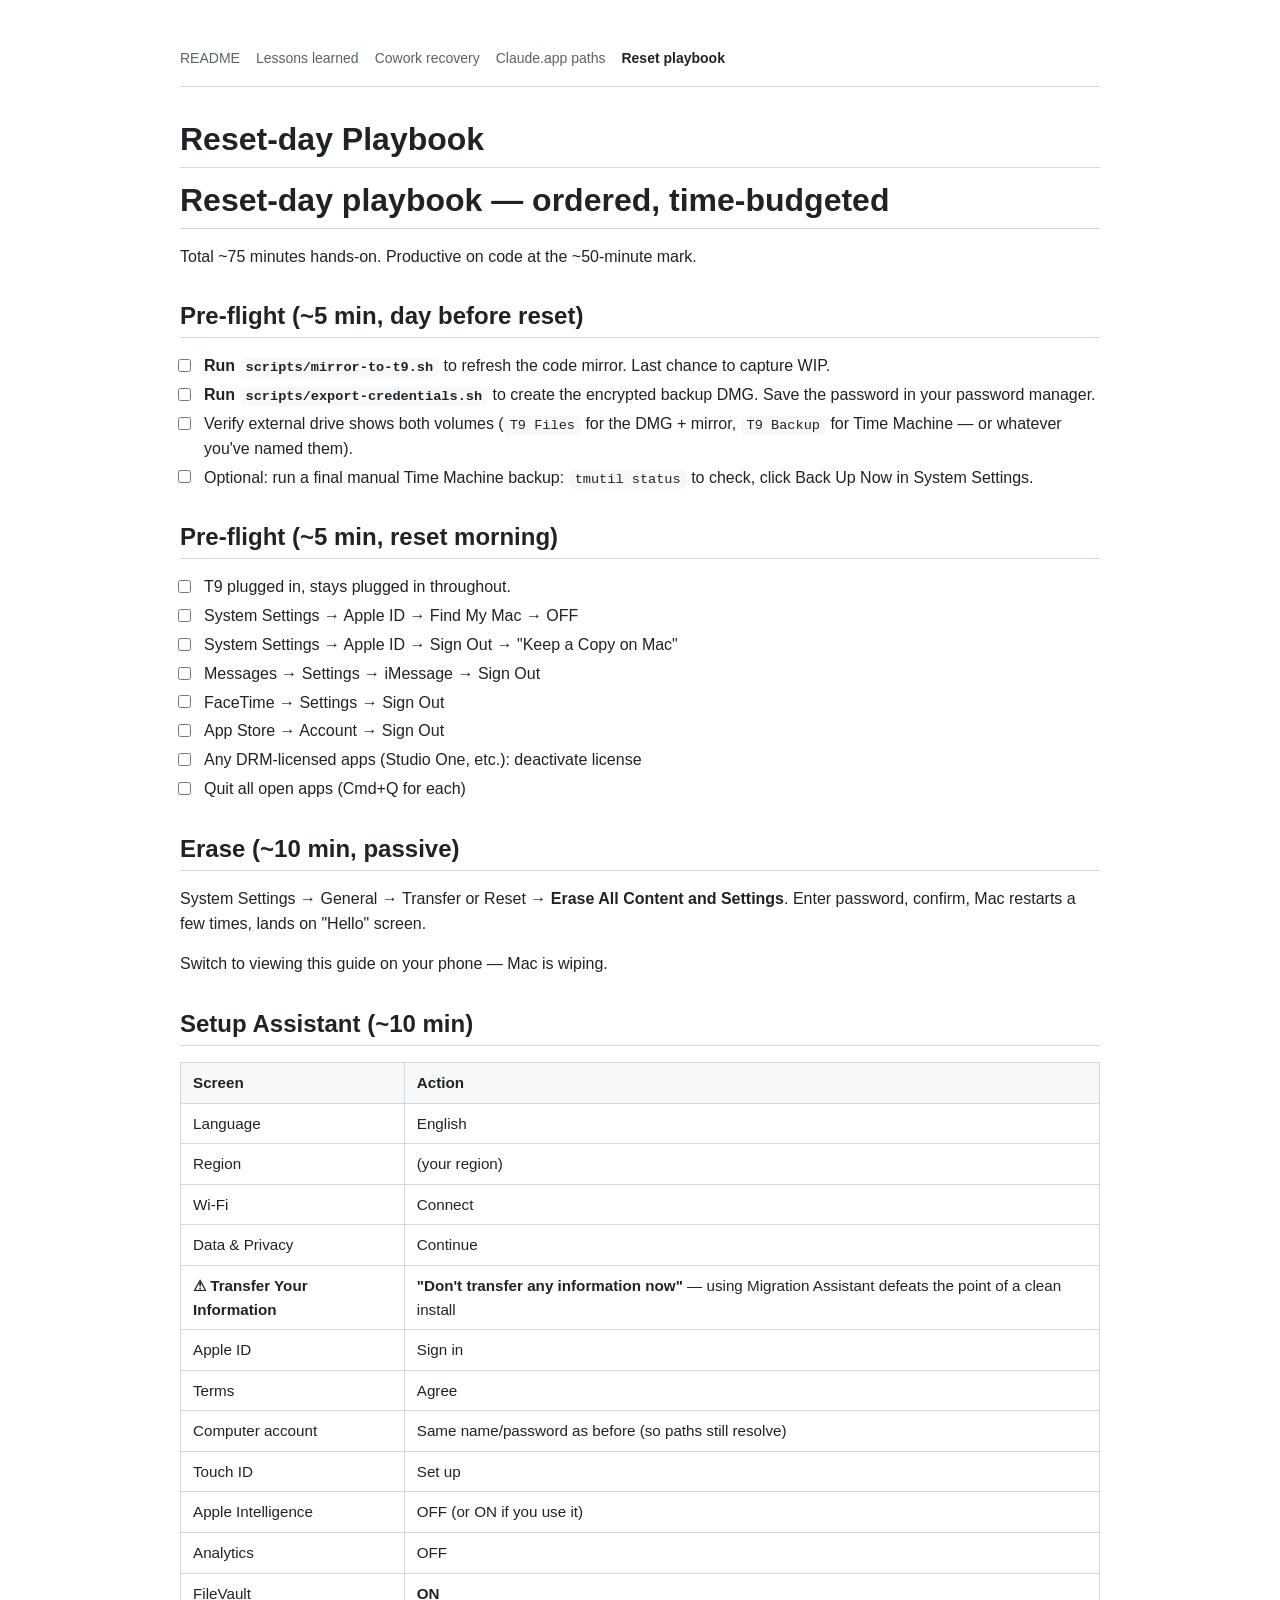
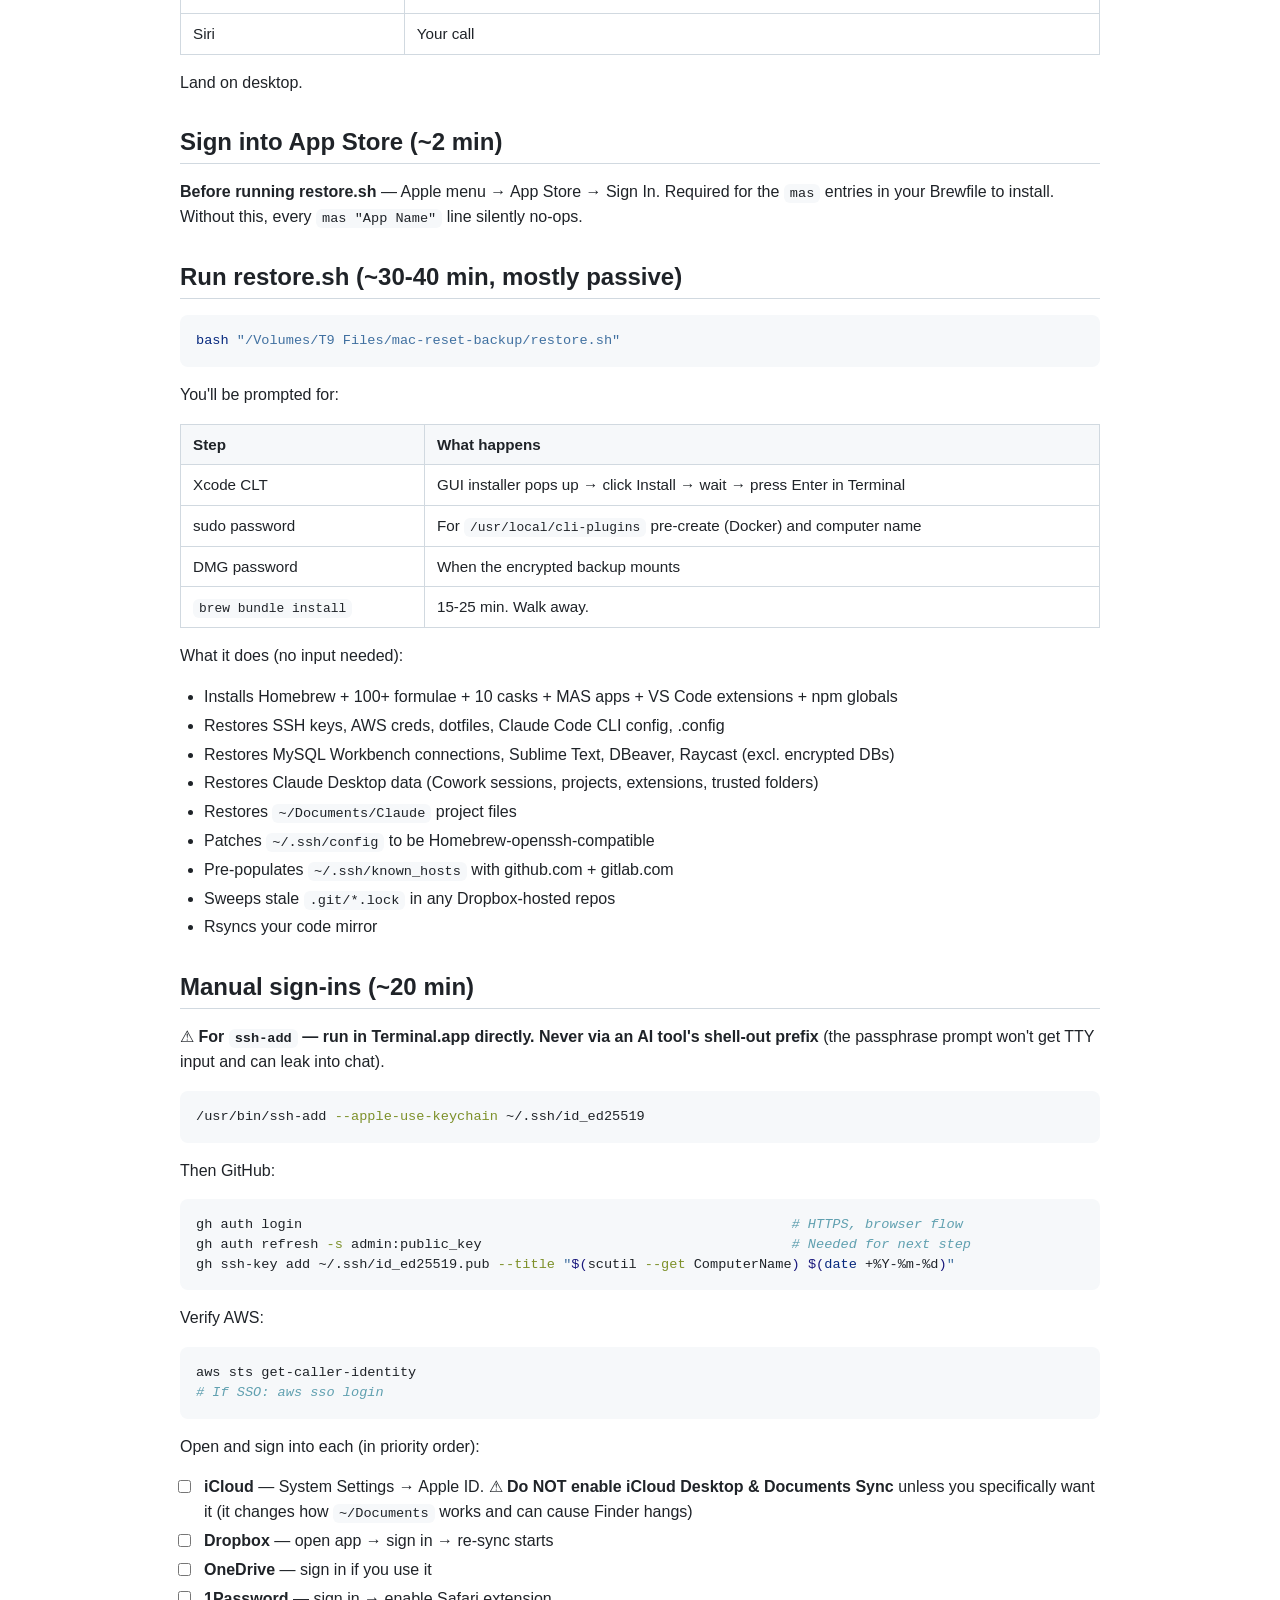
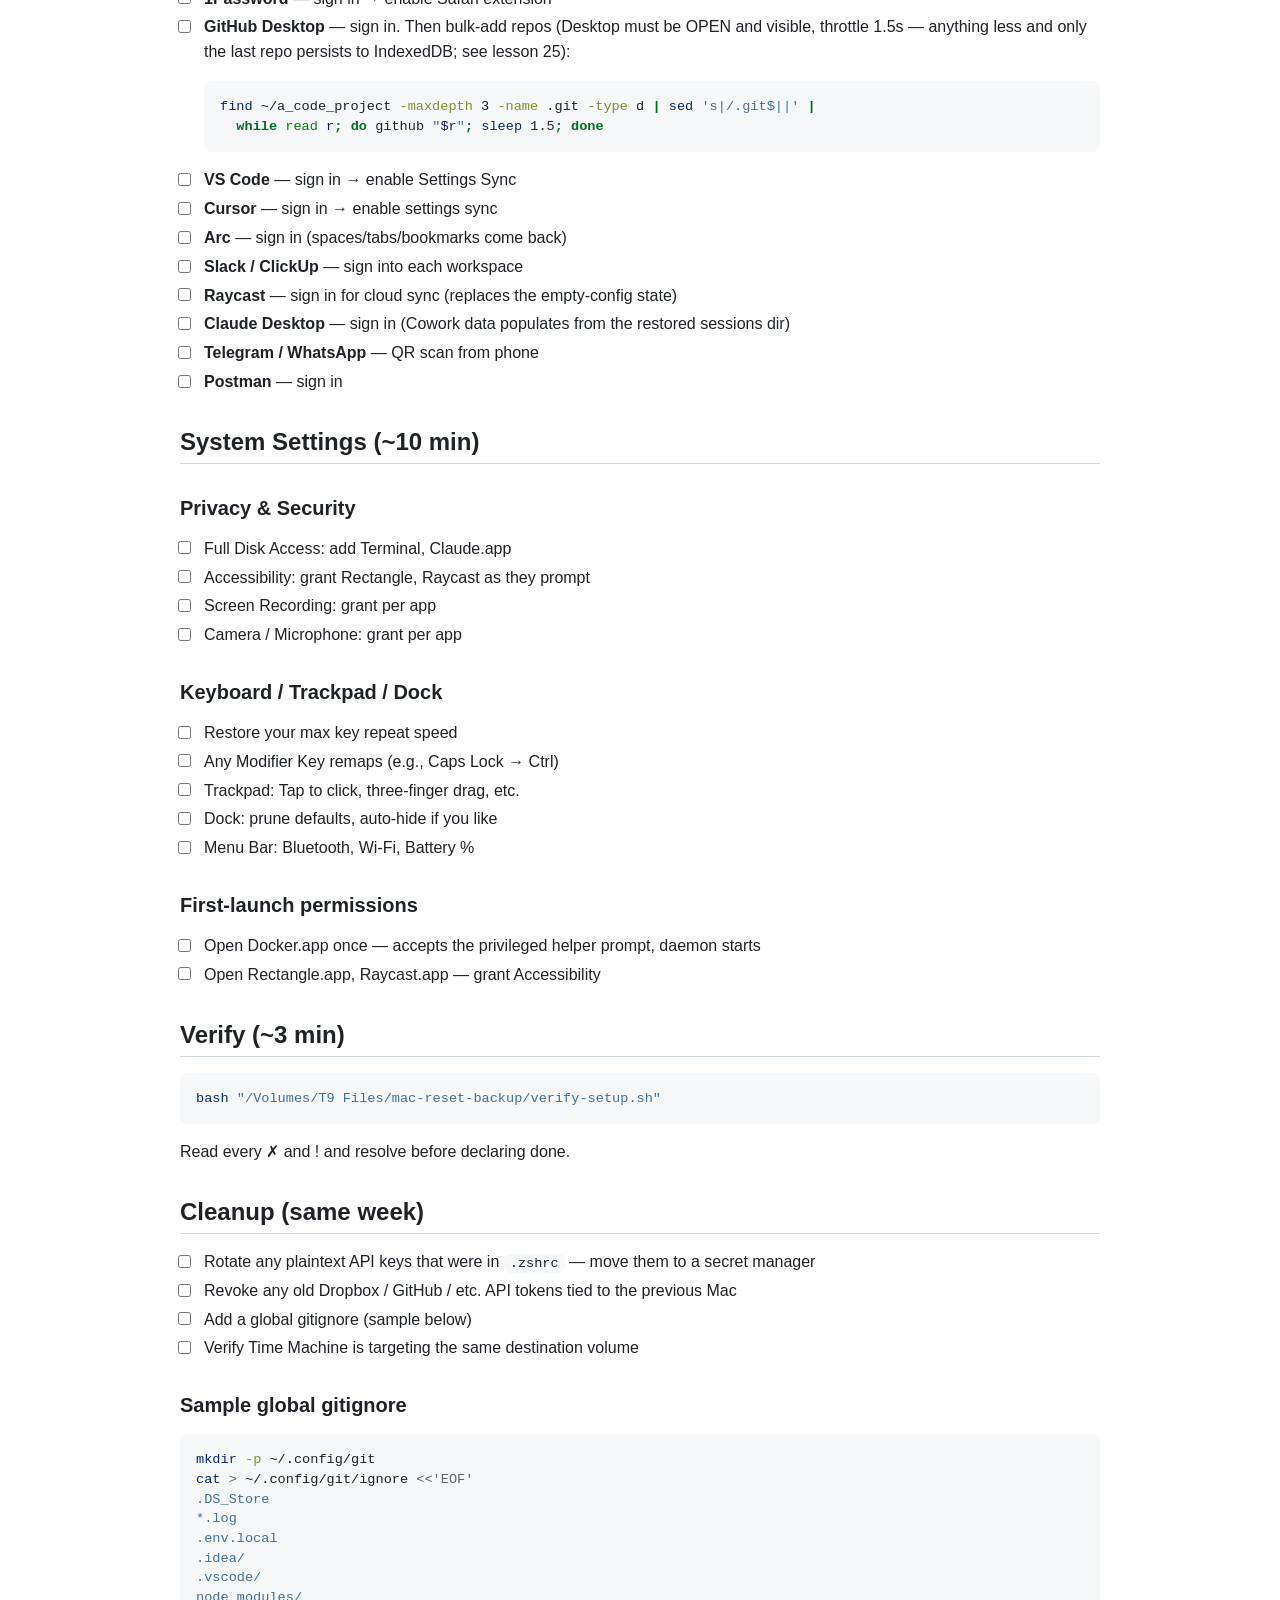
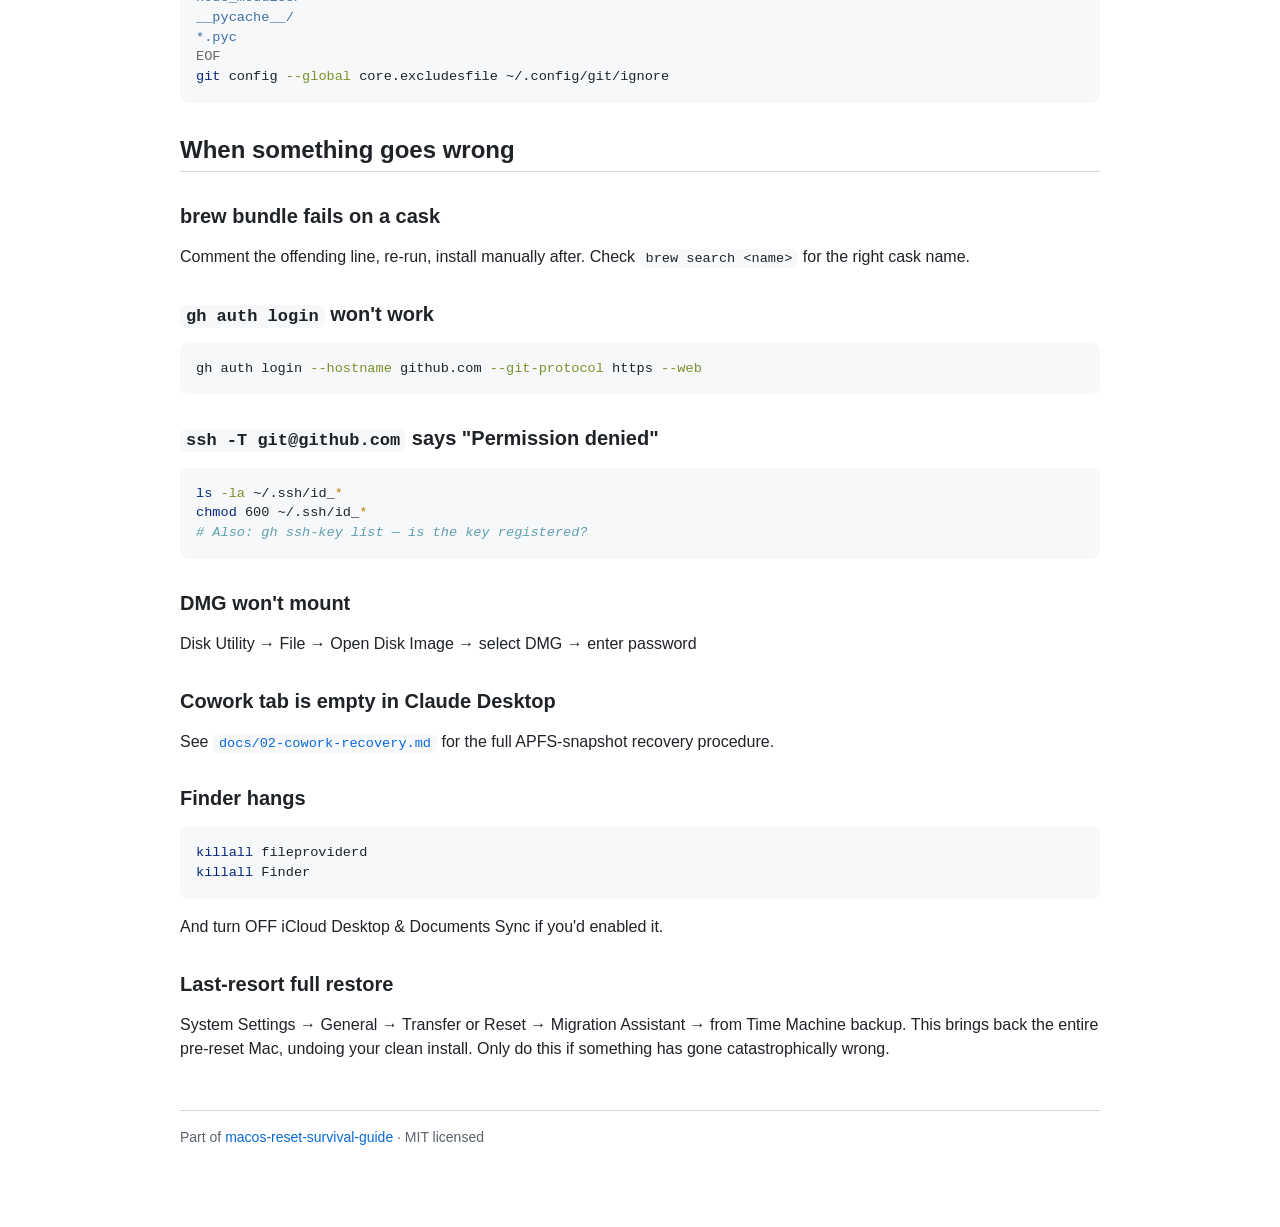
<file: html-preview/04-reset-day-playbook.html>
<!DOCTYPE html>
<html xmlns="http://www.w3.org/1999/xhtml">
<head>
  <meta charset="utf-8" />
  <meta name="generator" content="pandoc" />
  <meta name="viewport" content="width=device-width, initial-scale=1.0, user-scalable=yes" />
  <title>Reset-day Playbook</title>
  <style>
    /* Default styles provided by pandoc.
    ** See https://pandoc.org/MANUAL.html#variables-for-html for config info.
    */
    span.smallcaps{font-variant: small-caps;}
    div.columns{display: flex; gap: min(4vw, 1.5em);}
    div.column{flex: auto; overflow-x: auto;}
    div.hanging-indent{margin-left: 1.5em; text-indent: -1.5em;}
    /* The extra [class] is a hack that increases specificity enough to
       override a similar rule in reveal.js */
    ul.task-list[class]{list-style: none;}
    ul.task-list li input[type="checkbox"] {
      font-size: inherit;
      width: 0.8em;
      margin: 0 0.8em 0.2em -1.6em;
      vertical-align: middle;
    }
    .display.math{display: block; text-align: center; margin: 0.5rem auto;}
    /* CSS for syntax highlighting */
    html { -webkit-text-size-adjust: 100%; }
    pre > code.sourceCode { white-space: pre; position: relative; }
    pre > code.sourceCode > span { display: inline-block; line-height: 1.25; }
    pre > code.sourceCode > span:empty { height: 1.2em; }
    .sourceCode { overflow: visible; }
    code.sourceCode > span { color: inherit; text-decoration: inherit; }
    div.sourceCode { margin: 1em 0; }
    pre.sourceCode { margin: 0; }
    @media screen {
    div.sourceCode { overflow: auto; }
    }
    @media print {
    pre > code.sourceCode { white-space: pre-wrap; }
    pre > code.sourceCode > span { text-indent: -5em; padding-left: 5em; }
    }
    pre.numberSource code
      { counter-reset: source-line 0; }
    pre.numberSource code > span
      { position: relative; left: -4em; counter-increment: source-line; }
    pre.numberSource code > span > a:first-child::before
      { content: counter(source-line);
        position: relative; left: -1em; text-align: right; vertical-align: baseline;
        border: none; display: inline-block;
        -webkit-touch-callout: none; -webkit-user-select: none;
        -khtml-user-select: none; -moz-user-select: none;
        -ms-user-select: none; user-select: none;
        padding: 0 4px; width: 4em;
        color: #aaaaaa;
      }
    pre.numberSource { margin-left: 3em; border-left: 1px solid #aaaaaa;  padding-left: 4px; }
    div.sourceCode
      {   }
    @media screen {
    pre > code.sourceCode > span > a:first-child::before { text-decoration: underline; }
    }
    code span.al { color: #ff0000; font-weight: bold; } /* Alert */
    code span.an { color: #60a0b0; font-weight: bold; font-style: italic; } /* Annotation */
    code span.at { color: #7d9029; } /* Attribute */
    code span.bn { color: #40a070; } /* BaseN */
    code span.bu { color: #008000; } /* BuiltIn */
    code span.cf { color: #007020; font-weight: bold; } /* ControlFlow */
    code span.ch { color: #4070a0; } /* Char */
    code span.cn { color: #880000; } /* Constant */
    code span.co { color: #60a0b0; font-style: italic; } /* Comment */
    code span.cv { color: #60a0b0; font-weight: bold; font-style: italic; } /* CommentVar */
    code span.do { color: #ba2121; font-style: italic; } /* Documentation */
    code span.dt { color: #902000; } /* DataType */
    code span.dv { color: #40a070; } /* DecVal */
    code span.er { color: #ff0000; font-weight: bold; } /* Error */
    code span.ex { } /* Extension */
    code span.fl { color: #40a070; } /* Float */
    code span.fu { color: #06287e; } /* Function */
    code span.im { color: #008000; font-weight: bold; } /* Import */
    code span.in { color: #60a0b0; font-weight: bold; font-style: italic; } /* Information */
    code span.kw { color: #007020; font-weight: bold; } /* Keyword */
    code span.op { color: #666666; } /* Operator */
    code span.ot { color: #007020; } /* Other */
    code span.pp { color: #bc7a00; } /* Preprocessor */
    code span.sc { color: #4070a0; } /* SpecialChar */
    code span.ss { color: #bb6688; } /* SpecialString */
    code span.st { color: #4070a0; } /* String */
    code span.va { color: #19177c; } /* Variable */
    code span.vs { color: #4070a0; } /* VerbatimString */
    code span.wa { color: #60a0b0; font-weight: bold; font-style: italic; } /* Warning */
  </style>
  <link rel="stylesheet" href="style.css" />
</head>
<body>
<nav class="top">
  <a href="index.html">README</a>
  <a href="01-lessons-learned.html">Lessons learned</a>
  <a href="02-cowork-recovery.html">Cowork recovery</a>
  <a href="03-claude-app-paths.html">Claude.app paths</a>
  <a class="current" href="04-reset-day-playbook.html">Reset playbook</a>
</nav>
<header id="title-block-header">
<h1 class="title">Reset-day Playbook</h1>
</header>
<h1 id="reset-day-playbook--ordered-time-budgeted">Reset-day playbook —
ordered, time-budgeted</h1>
<p>Total ~75 minutes hands-on. Productive on code at the ~50-minute
mark.</p>
<h2 id="pre-flight-5-min-day-before-reset">Pre-flight (~5 min, day
before reset)</h2>
<ul class="task-list">
<li><label><input type="checkbox" /><strong>Run
<code>scripts/mirror-to-t9.sh</code></strong> to refresh the code
mirror. Last chance to capture WIP.</label></li>
<li><label><input type="checkbox" /><strong>Run
<code>scripts/export-credentials.sh</code></strong> to create the
encrypted backup DMG. Save the password in your password
manager.</label></li>
<li><label><input type="checkbox" />Verify external drive shows both
volumes (<code>T9 Files</code> for the DMG + mirror,
<code>T9 Backup</code> for Time Machine — or whatever you've named
them).</label></li>
<li><label><input type="checkbox" />Optional: run a final manual Time
Machine backup: <code>tmutil status</code> to check, click Back Up Now
in System Settings.</label></li>
</ul>
<h2 id="pre-flight-5-min-reset-morning">Pre-flight (~5 min, reset
morning)</h2>
<ul class="task-list">
<li><label><input type="checkbox" />T9 plugged in, stays plugged in
throughout.</label></li>
<li><label><input type="checkbox" />System Settings → Apple ID → Find My
Mac → OFF</label></li>
<li><label><input type="checkbox" />System Settings → Apple ID → Sign
Out → "Keep a Copy on Mac"</label></li>
<li><label><input type="checkbox" />Messages → Settings → iMessage →
Sign Out</label></li>
<li><label><input type="checkbox" />FaceTime → Settings → Sign
Out</label></li>
<li><label><input type="checkbox" />App Store → Account → Sign
Out</label></li>
<li><label><input type="checkbox" />Any DRM-licensed apps (Studio One,
etc.): deactivate license</label></li>
<li><label><input type="checkbox" />Quit all open apps (Cmd+Q for
each)</label></li>
</ul>
<h2 id="erase-10-min-passive">Erase (~10 min, passive)</h2>
<p>System Settings → General → Transfer or Reset → <strong>Erase All
Content and Settings</strong>. Enter password, confirm, Mac restarts a
few times, lands on "Hello" screen.</p>
<p>Switch to viewing this guide on your phone — Mac is wiping.</p>
<h2 id="setup-assistant-10-min">Setup Assistant (~10 min)</h2>
<table>
<thead>
<tr>
<th>Screen</th>
<th>Action</th>
</tr>
</thead>
<tbody>
<tr>
<td>Language</td>
<td>English</td>
</tr>
<tr>
<td>Region</td>
<td>(your region)</td>
</tr>
<tr>
<td>Wi-Fi</td>
<td>Connect</td>
</tr>
<tr>
<td>Data &amp; Privacy</td>
<td>Continue</td>
</tr>
<tr>
<td><strong>⚠ Transfer Your Information</strong></td>
<td><strong>"Don't transfer any information now"</strong> — using
Migration Assistant defeats the point of a clean install</td>
</tr>
<tr>
<td>Apple ID</td>
<td>Sign in</td>
</tr>
<tr>
<td>Terms</td>
<td>Agree</td>
</tr>
<tr>
<td>Computer account</td>
<td>Same name/password as before (so paths still resolve)</td>
</tr>
<tr>
<td>Touch ID</td>
<td>Set up</td>
</tr>
<tr>
<td>Apple Intelligence</td>
<td>OFF (or ON if you use it)</td>
</tr>
<tr>
<td>Analytics</td>
<td>OFF</td>
</tr>
<tr>
<td>FileVault</td>
<td><strong>ON</strong></td>
</tr>
<tr>
<td>Siri</td>
<td>Your call</td>
</tr>
</tbody>
</table>
<p>Land on desktop.</p>
<h2 id="sign-into-app-store-2-min">Sign into App Store (~2 min)</h2>
<p><strong>Before running restore.sh</strong> — Apple menu → App Store →
Sign In. Required for the <code>mas</code> entries in your Brewfile to
install. Without this, every <code>mas "App Name"</code> line silently
no-ops.</p>
<h2 id="run-restoresh-30-40-min-mostly-passive">Run restore.sh (~30-40
min, mostly passive)</h2>
<div class="sourceCode" id="cb1"><pre
class="sourceCode bash"><code class="sourceCode bash"><span id="cb1-1"><a href="#cb1-1" aria-hidden="true" tabindex="-1"></a><span class="fu">bash</span> <span class="st">&quot;/Volumes/T9 Files/mac-reset-backup/restore.sh&quot;</span></span></code></pre></div>
<p>You'll be prompted for:</p>
<table>
<thead>
<tr>
<th>Step</th>
<th>What happens</th>
</tr>
</thead>
<tbody>
<tr>
<td>Xcode CLT</td>
<td>GUI installer pops up → click Install → wait → press Enter in
Terminal</td>
</tr>
<tr>
<td>sudo password</td>
<td>For <code>/usr/local/cli-plugins</code> pre-create (Docker) and
computer name</td>
</tr>
<tr>
<td>DMG password</td>
<td>When the encrypted backup mounts</td>
</tr>
<tr>
<td><code>brew bundle install</code></td>
<td>15-25 min. Walk away.</td>
</tr>
</tbody>
</table>
<p>What it does (no input needed):</p>
<ul>
<li>Installs Homebrew + 100+ formulae + 10 casks + MAS apps + VS Code
extensions + npm globals</li>
<li>Restores SSH keys, AWS creds, dotfiles, Claude Code CLI config,
.config</li>
<li>Restores MySQL Workbench connections, Sublime Text, DBeaver, Raycast
(excl. encrypted DBs)</li>
<li>Restores Claude Desktop data (Cowork sessions, projects, extensions,
trusted folders)</li>
<li>Restores <code>~/Documents/Claude</code> project files</li>
<li>Patches <code>~/.ssh/config</code> to be
Homebrew-openssh-compatible</li>
<li>Pre-populates <code>~/.ssh/known_hosts</code> with github.com +
gitlab.com</li>
<li>Sweeps stale <code>.git/*.lock</code> in any Dropbox-hosted
repos</li>
<li>Rsyncs your code mirror</li>
</ul>
<h2 id="manual-sign-ins-20-min">Manual sign-ins (~20 min)</h2>
<p>⚠ <strong>For <code>ssh-add</code> — run in Terminal.app directly.
Never via an AI tool's shell-out prefix</strong> (the passphrase prompt
won't get TTY input and can leak into chat).</p>
<div class="sourceCode" id="cb2"><pre
class="sourceCode bash"><code class="sourceCode bash"><span id="cb2-1"><a href="#cb2-1" aria-hidden="true" tabindex="-1"></a><span class="ex">/usr/bin/ssh-add</span> <span class="at">--apple-use-keychain</span> ~/.ssh/id_ed25519</span></code></pre></div>
<p>Then GitHub:</p>
<div class="sourceCode" id="cb3"><pre
class="sourceCode bash"><code class="sourceCode bash"><span id="cb3-1"><a href="#cb3-1" aria-hidden="true" tabindex="-1"></a><span class="ex">gh</span> auth login                                                            <span class="co"># HTTPS, browser flow</span></span>
<span id="cb3-2"><a href="#cb3-2" aria-hidden="true" tabindex="-1"></a><span class="ex">gh</span> auth refresh <span class="at">-s</span> admin:public_key                                      <span class="co"># Needed for next step</span></span>
<span id="cb3-3"><a href="#cb3-3" aria-hidden="true" tabindex="-1"></a><span class="ex">gh</span> ssh-key add ~/.ssh/id_ed25519.pub <span class="at">--title</span> <span class="st">&quot;</span><span class="va">$(</span><span class="ex">scutil</span> <span class="at">--get</span> ComputerName<span class="va">)</span><span class="st"> </span><span class="va">$(</span><span class="fu">date</span> +%Y-%m-%d<span class="va">)</span><span class="st">&quot;</span></span></code></pre></div>
<p>Verify AWS:</p>
<div class="sourceCode" id="cb4"><pre
class="sourceCode bash"><code class="sourceCode bash"><span id="cb4-1"><a href="#cb4-1" aria-hidden="true" tabindex="-1"></a><span class="ex">aws</span> sts get-caller-identity</span>
<span id="cb4-2"><a href="#cb4-2" aria-hidden="true" tabindex="-1"></a><span class="co"># If SSO: aws sso login</span></span></code></pre></div>
<p>Open and sign into each (in priority order):</p>
<ul class="task-list">
<li><label><input type="checkbox" /><strong>iCloud</strong> — System
Settings → Apple ID. ⚠ <strong>Do NOT enable iCloud Desktop &amp;
Documents Sync</strong> unless you specifically want it (it changes how
<code>~/Documents</code> works and can cause Finder hangs)</label></li>
<li><label><input type="checkbox" /><strong>Dropbox</strong> — open app
→ sign in → re-sync starts</label></li>
<li><label><input type="checkbox" /><strong>OneDrive</strong> — sign in
if you use it</label></li>
<li><label><input type="checkbox" /><strong>1Password</strong> — sign in
→ enable Safari extension</label></li>
<li><label><input type="checkbox" /><strong>GitHub Desktop</strong> —
sign in. Then bulk-add repos (Desktop must be OPEN and visible, throttle
1.5s — anything less and only the last repo persists to IndexedDB; see
lesson 25):</label>
<div class="sourceCode" id="cb5"><pre
class="sourceCode bash"><code class="sourceCode bash"><span id="cb5-1"><a href="#cb5-1" aria-hidden="true" tabindex="-1"></a><span class="fu">find</span> ~/a_code_project <span class="at">-maxdepth</span> 3 <span class="at">-name</span> .git <span class="at">-type</span> d <span class="kw">|</span> <span class="fu">sed</span> <span class="st">&#39;s|/.git$||&#39;</span> <span class="kw">|</span></span>
<span id="cb5-2"><a href="#cb5-2" aria-hidden="true" tabindex="-1"></a>  <span class="cf">while</span> <span class="bu">read</span> <span class="va">r</span><span class="kw">;</span> <span class="cf">do</span> <span class="ex">github</span> <span class="st">&quot;</span><span class="va">$r</span><span class="st">&quot;</span><span class="kw">;</span> <span class="fu">sleep</span> 1.5<span class="kw">;</span> <span class="cf">done</span></span></code></pre></div></li>
<li><label><input type="checkbox" /><strong>VS Code</strong> — sign in →
enable Settings Sync</label></li>
<li><label><input type="checkbox" /><strong>Cursor</strong> — sign in →
enable settings sync</label></li>
<li><label><input type="checkbox" /><strong>Arc</strong> — sign in
(spaces/tabs/bookmarks come back)</label></li>
<li><label><input type="checkbox" /><strong>Slack / ClickUp</strong> —
sign into each workspace</label></li>
<li><label><input type="checkbox" /><strong>Raycast</strong> — sign in
for cloud sync (replaces the empty-config state)</label></li>
<li><label><input type="checkbox" /><strong>Claude Desktop</strong> —
sign in (Cowork data populates from the restored sessions
dir)</label></li>
<li><label><input type="checkbox" /><strong>Telegram / WhatsApp</strong>
— QR scan from phone</label></li>
<li><label><input type="checkbox" /><strong>Postman</strong> — sign
in</label></li>
</ul>
<h2 id="system-settings-10-min">System Settings (~10 min)</h2>
<h3 id="privacy--security">Privacy &amp; Security</h3>
<ul class="task-list">
<li><label><input type="checkbox" />Full Disk Access: add Terminal,
Claude.app</label></li>
<li><label><input type="checkbox" />Accessibility: grant Rectangle,
Raycast as they prompt</label></li>
<li><label><input type="checkbox" />Screen Recording: grant per
app</label></li>
<li><label><input type="checkbox" />Camera / Microphone: grant per
app</label></li>
</ul>
<h3 id="keyboard--trackpad--dock">Keyboard / Trackpad / Dock</h3>
<ul class="task-list">
<li><label><input type="checkbox" />Restore your max key repeat
speed</label></li>
<li><label><input type="checkbox" />Any Modifier Key remaps (e.g., Caps
Lock → Ctrl)</label></li>
<li><label><input type="checkbox" />Trackpad: Tap to click, three-finger
drag, etc.</label></li>
<li><label><input type="checkbox" />Dock: prune defaults, auto-hide if
you like</label></li>
<li><label><input type="checkbox" />Menu Bar: Bluetooth, Wi-Fi, Battery
%</label></li>
</ul>
<h3 id="first-launch-permissions">First-launch permissions</h3>
<ul class="task-list">
<li><label><input type="checkbox" />Open Docker.app once — accepts the
privileged helper prompt, daemon starts</label></li>
<li><label><input type="checkbox" />Open Rectangle.app, Raycast.app —
grant Accessibility</label></li>
</ul>
<h2 id="verify-3-min">Verify (~3 min)</h2>
<div class="sourceCode" id="cb6"><pre
class="sourceCode bash"><code class="sourceCode bash"><span id="cb6-1"><a href="#cb6-1" aria-hidden="true" tabindex="-1"></a><span class="fu">bash</span> <span class="st">&quot;/Volumes/T9 Files/mac-reset-backup/verify-setup.sh&quot;</span></span></code></pre></div>
<p>Read every ✗ and ! and resolve before declaring done.</p>
<h2 id="cleanup-same-week">Cleanup (same week)</h2>
<ul class="task-list">
<li><label><input type="checkbox" />Rotate any plaintext API keys that
were in <code>.zshrc</code> — move them to a secret manager</label></li>
<li><label><input type="checkbox" />Revoke any old Dropbox / GitHub /
etc. API tokens tied to the previous Mac</label></li>
<li><label><input type="checkbox" />Add a global gitignore (sample
below)</label></li>
<li><label><input type="checkbox" />Verify Time Machine is targeting the
same destination volume</label></li>
</ul>
<h3 id="sample-global-gitignore">Sample global gitignore</h3>
<div class="sourceCode" id="cb7"><pre
class="sourceCode bash"><code class="sourceCode bash"><span id="cb7-1"><a href="#cb7-1" aria-hidden="true" tabindex="-1"></a><span class="fu">mkdir</span> <span class="at">-p</span> ~/.config/git</span>
<span id="cb7-2"><a href="#cb7-2" aria-hidden="true" tabindex="-1"></a><span class="fu">cat</span> <span class="op">&gt;</span> ~/.config/git/ignore <span class="op">&lt;&lt;&#39;EOF&#39;</span></span>
<span id="cb7-3"><a href="#cb7-3" aria-hidden="true" tabindex="-1"></a><span class="st">.DS_Store</span></span>
<span id="cb7-4"><a href="#cb7-4" aria-hidden="true" tabindex="-1"></a><span class="st">*.log</span></span>
<span id="cb7-5"><a href="#cb7-5" aria-hidden="true" tabindex="-1"></a><span class="st">.env.local</span></span>
<span id="cb7-6"><a href="#cb7-6" aria-hidden="true" tabindex="-1"></a><span class="st">.idea/</span></span>
<span id="cb7-7"><a href="#cb7-7" aria-hidden="true" tabindex="-1"></a><span class="st">.vscode/</span></span>
<span id="cb7-8"><a href="#cb7-8" aria-hidden="true" tabindex="-1"></a><span class="st">node_modules/</span></span>
<span id="cb7-9"><a href="#cb7-9" aria-hidden="true" tabindex="-1"></a><span class="st">__pycache__/</span></span>
<span id="cb7-10"><a href="#cb7-10" aria-hidden="true" tabindex="-1"></a><span class="st">*.pyc</span></span>
<span id="cb7-11"><a href="#cb7-11" aria-hidden="true" tabindex="-1"></a><span class="op">EOF</span></span>
<span id="cb7-12"><a href="#cb7-12" aria-hidden="true" tabindex="-1"></a><span class="fu">git</span> config <span class="at">--global</span> core.excludesfile ~/.config/git/ignore</span></code></pre></div>
<h2 id="when-something-goes-wrong">When something goes wrong</h2>
<h3 id="brew-bundle-fails-on-a-cask">brew bundle fails on a cask</h3>
<p>Comment the offending line, re-run, install manually after. Check
<code>brew search &lt;name&gt;</code> for the right cask name.</p>
<h3 id="gh-auth-login-wont-work"><code>gh auth login</code> won't
work</h3>
<div class="sourceCode" id="cb8"><pre
class="sourceCode bash"><code class="sourceCode bash"><span id="cb8-1"><a href="#cb8-1" aria-hidden="true" tabindex="-1"></a><span class="ex">gh</span> auth login <span class="at">--hostname</span> github.com <span class="at">--git-protocol</span> https <span class="at">--web</span></span></code></pre></div>
<h3
id="ssh--t-gitgithubcom-says-permission-denied"><code>ssh -T git@github.com</code>
says "Permission denied"</h3>
<div class="sourceCode" id="cb9"><pre
class="sourceCode bash"><code class="sourceCode bash"><span id="cb9-1"><a href="#cb9-1" aria-hidden="true" tabindex="-1"></a><span class="fu">ls</span> <span class="at">-la</span> ~/.ssh/id_<span class="pp">*</span></span>
<span id="cb9-2"><a href="#cb9-2" aria-hidden="true" tabindex="-1"></a><span class="fu">chmod</span> 600 ~/.ssh/id_<span class="pp">*</span></span>
<span id="cb9-3"><a href="#cb9-3" aria-hidden="true" tabindex="-1"></a><span class="co"># Also: gh ssh-key list — is the key registered?</span></span></code></pre></div>
<h3 id="dmg-wont-mount">DMG won't mount</h3>
<p>Disk Utility → File → Open Disk Image → select DMG → enter
password</p>
<h3 id="cowork-tab-is-empty-in-claude-desktop">Cowork tab is empty in
Claude Desktop</h3>
<p>See <a
href="02-cowork-recovery.md"><code>docs/02-cowork-recovery.md</code></a>
for the full APFS-snapshot recovery procedure.</p>
<h3 id="finder-hangs">Finder hangs</h3>
<div class="sourceCode" id="cb10"><pre
class="sourceCode bash"><code class="sourceCode bash"><span id="cb10-1"><a href="#cb10-1" aria-hidden="true" tabindex="-1"></a><span class="fu">killall</span> fileproviderd</span>
<span id="cb10-2"><a href="#cb10-2" aria-hidden="true" tabindex="-1"></a><span class="fu">killall</span> Finder</span></code></pre></div>
<p>And turn OFF iCloud Desktop &amp; Documents Sync if you'd enabled
it.</p>
<h3 id="last-resort-full-restore">Last-resort full restore</h3>
<p>System Settings → General → Transfer or Reset → Migration Assistant →
from Time Machine backup. This brings back the entire pre-reset Mac,
undoing your clean install. Only do this if something has gone
catastrophically wrong.</p>
<footer>Part of <a href="https://github.com/credizian/macos-reset-survival-guide">macos-reset-survival-guide</a> · MIT licensed</footer>
</body>
</html>
</file>
<file: html-preview/style.css>
/* GitHub-flavored markdown rendering, light style */
:root {
  --bg: #ffffff;
  --fg: #1f2328;
  --fg-muted: #59636e;
  --border: #d1d9e0;
  --code-bg: #f6f8fa;
  --link: #0969da;
  --accent: #0969da;
}
@media (prefers-color-scheme: dark) {
  :root {
    --bg: #0d1117;
    --fg: #f0f6fc;
    --fg-muted: #9198a1;
    --border: #30363d;
    --code-bg: #151b23;
    --link: #4493f8;
    --accent: #4493f8;
  }
}
html { background: var(--bg); }
body {
  font-family: -apple-system, BlinkMacSystemFont, "Segoe UI", "Noto Sans", Helvetica, Arial, sans-serif;
  color: var(--fg);
  max-width: 920px;
  margin: 0 auto;
  padding: 48px 24px 80px;
  line-height: 1.55;
  font-size: 16px;
}
nav.top {
  border-bottom: 1px solid var(--border);
  padding-bottom: 16px;
  margin-bottom: 32px;
  display: flex;
  gap: 16px;
  flex-wrap: wrap;
  font-size: 14px;
}
nav.top a { color: var(--fg-muted); text-decoration: none; }
nav.top a:hover { color: var(--link); }
nav.top a.current { color: var(--fg); font-weight: 600; }
h1, h2, h3, h4 {
  font-weight: 600;
  line-height: 1.25;
  margin-top: 32px;
  margin-bottom: 12px;
}
h1 {
  font-size: 2em;
  border-bottom: 1px solid var(--border);
  padding-bottom: 8px;
  margin-top: 0;
}
h2 {
  font-size: 1.5em;
  border-bottom: 1px solid var(--border);
  padding-bottom: 6px;
}
h3 { font-size: 1.25em; }
h4 { font-size: 1em; color: var(--fg-muted); }
a { color: var(--link); text-decoration: none; }
a:hover { text-decoration: underline; }
blockquote {
  border-left: 4px solid var(--border);
  padding-left: 16px;
  margin-left: 0;
  color: var(--fg-muted);
}
code {
  font-family: "SF Mono", ui-monospace, Menlo, Consolas, monospace;
  font-size: 85%;
  background: var(--code-bg);
  padding: 2px 6px;
  border-radius: 6px;
}
pre {
  background: var(--code-bg);
  padding: 16px;
  border-radius: 8px;
  overflow-x: auto;
  font-size: 85%;
  line-height: 1.45;
}
pre code { background: transparent; padding: 0; font-size: 100%; }
hr {
  border: 0;
  border-top: 1px solid var(--border);
  margin: 32px 0;
}
table {
  border-collapse: collapse;
  margin: 16px 0;
  width: 100%;
  font-size: 95%;
}
table th, table td {
  border: 1px solid var(--border);
  padding: 8px 12px;
  text-align: left;
}
table th { background: var(--code-bg); font-weight: 600; }
ul, ol { padding-left: 24px; }
li + li { margin-top: 4px; }
li > input[type="checkbox"] { margin-right: 6px; }
img { max-width: 100%; }
footer {
  margin-top: 48px;
  padding-top: 16px;
  border-top: 1px solid var(--border);
  color: var(--fg-muted);
  font-size: 14px;
}
</file>
